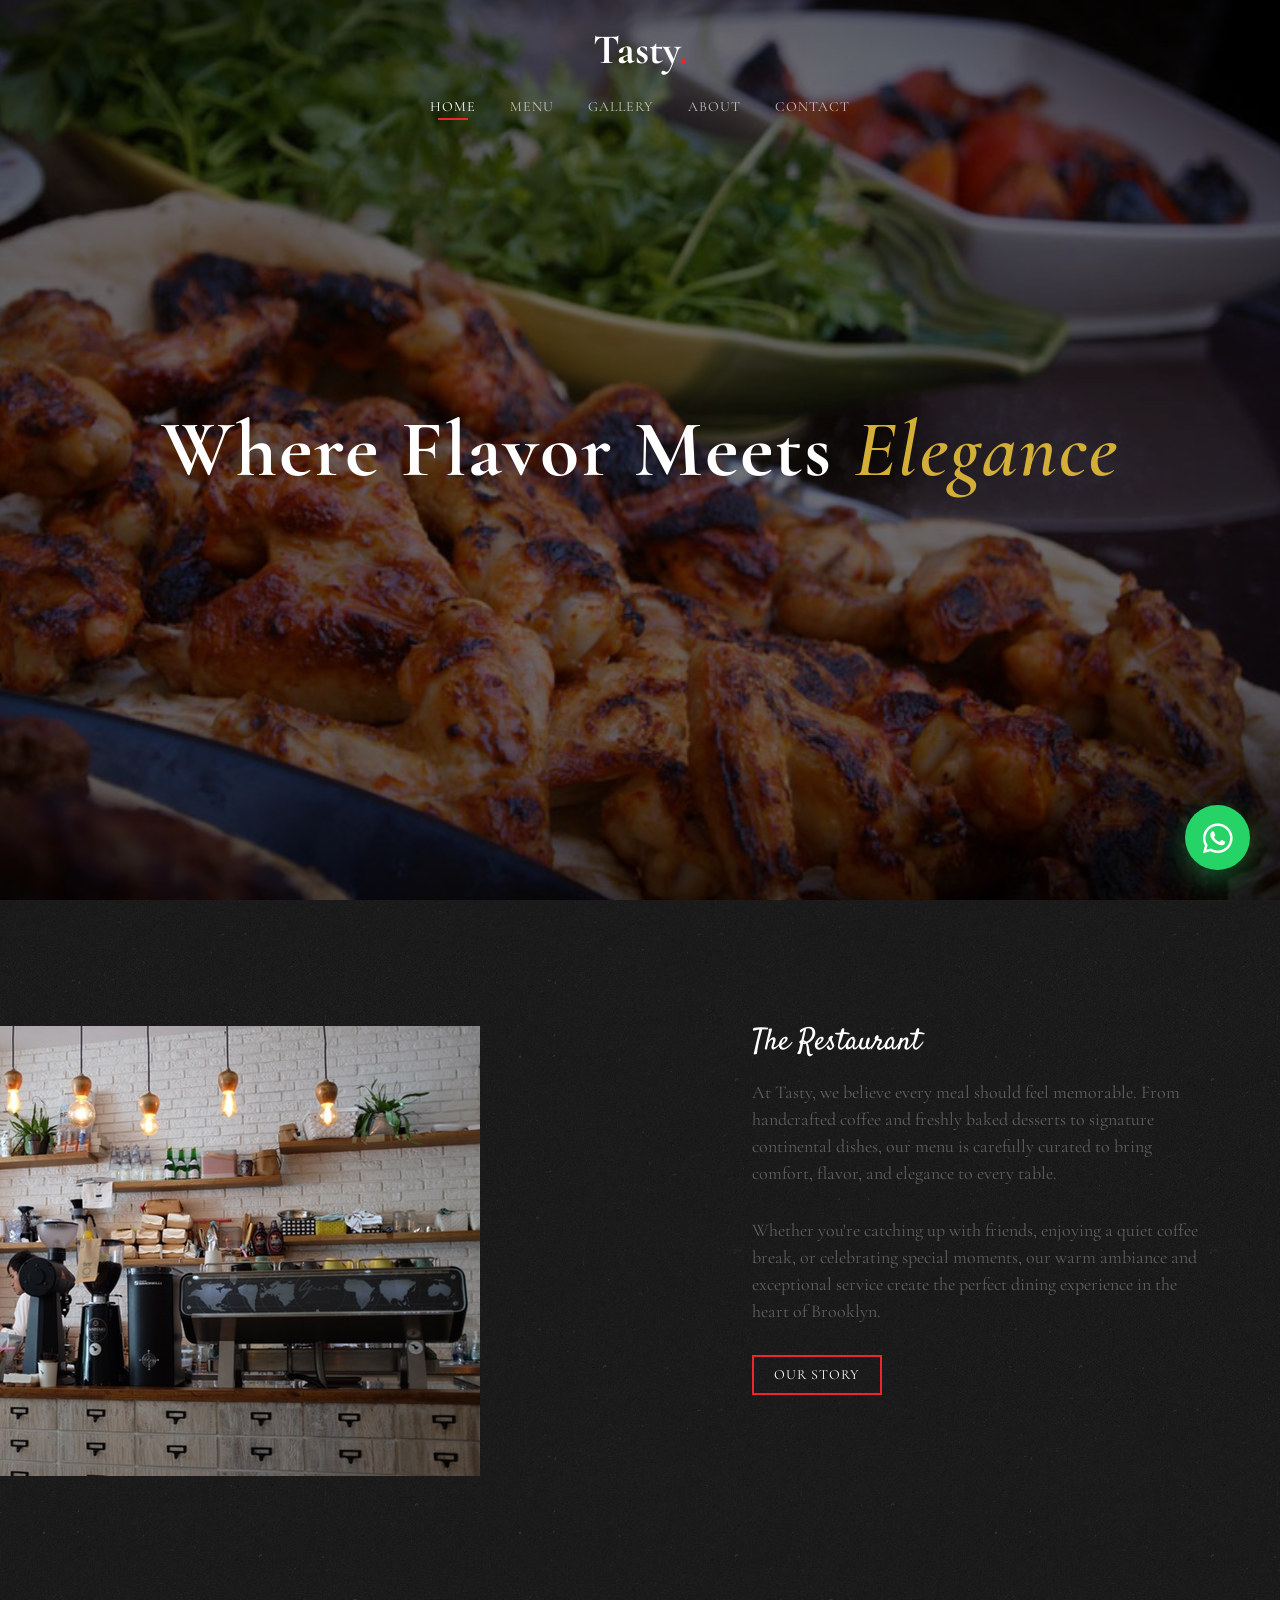
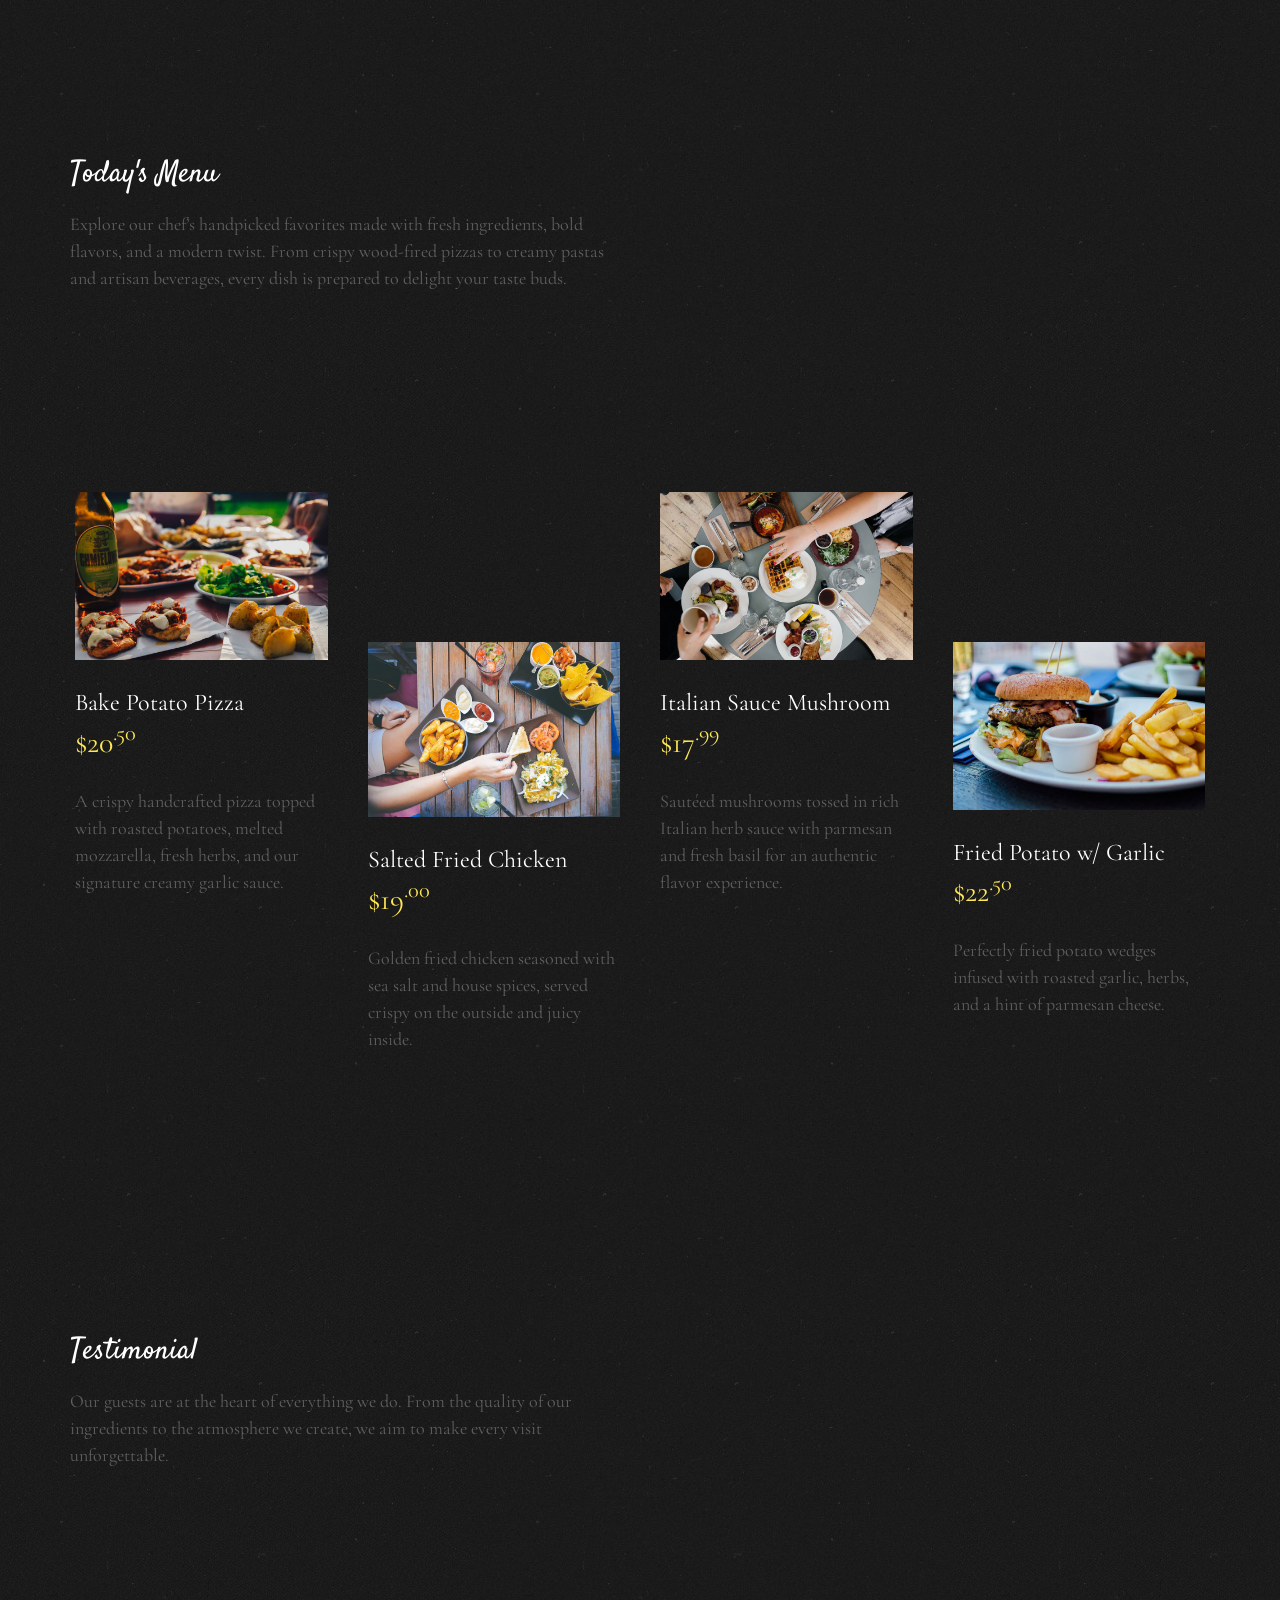
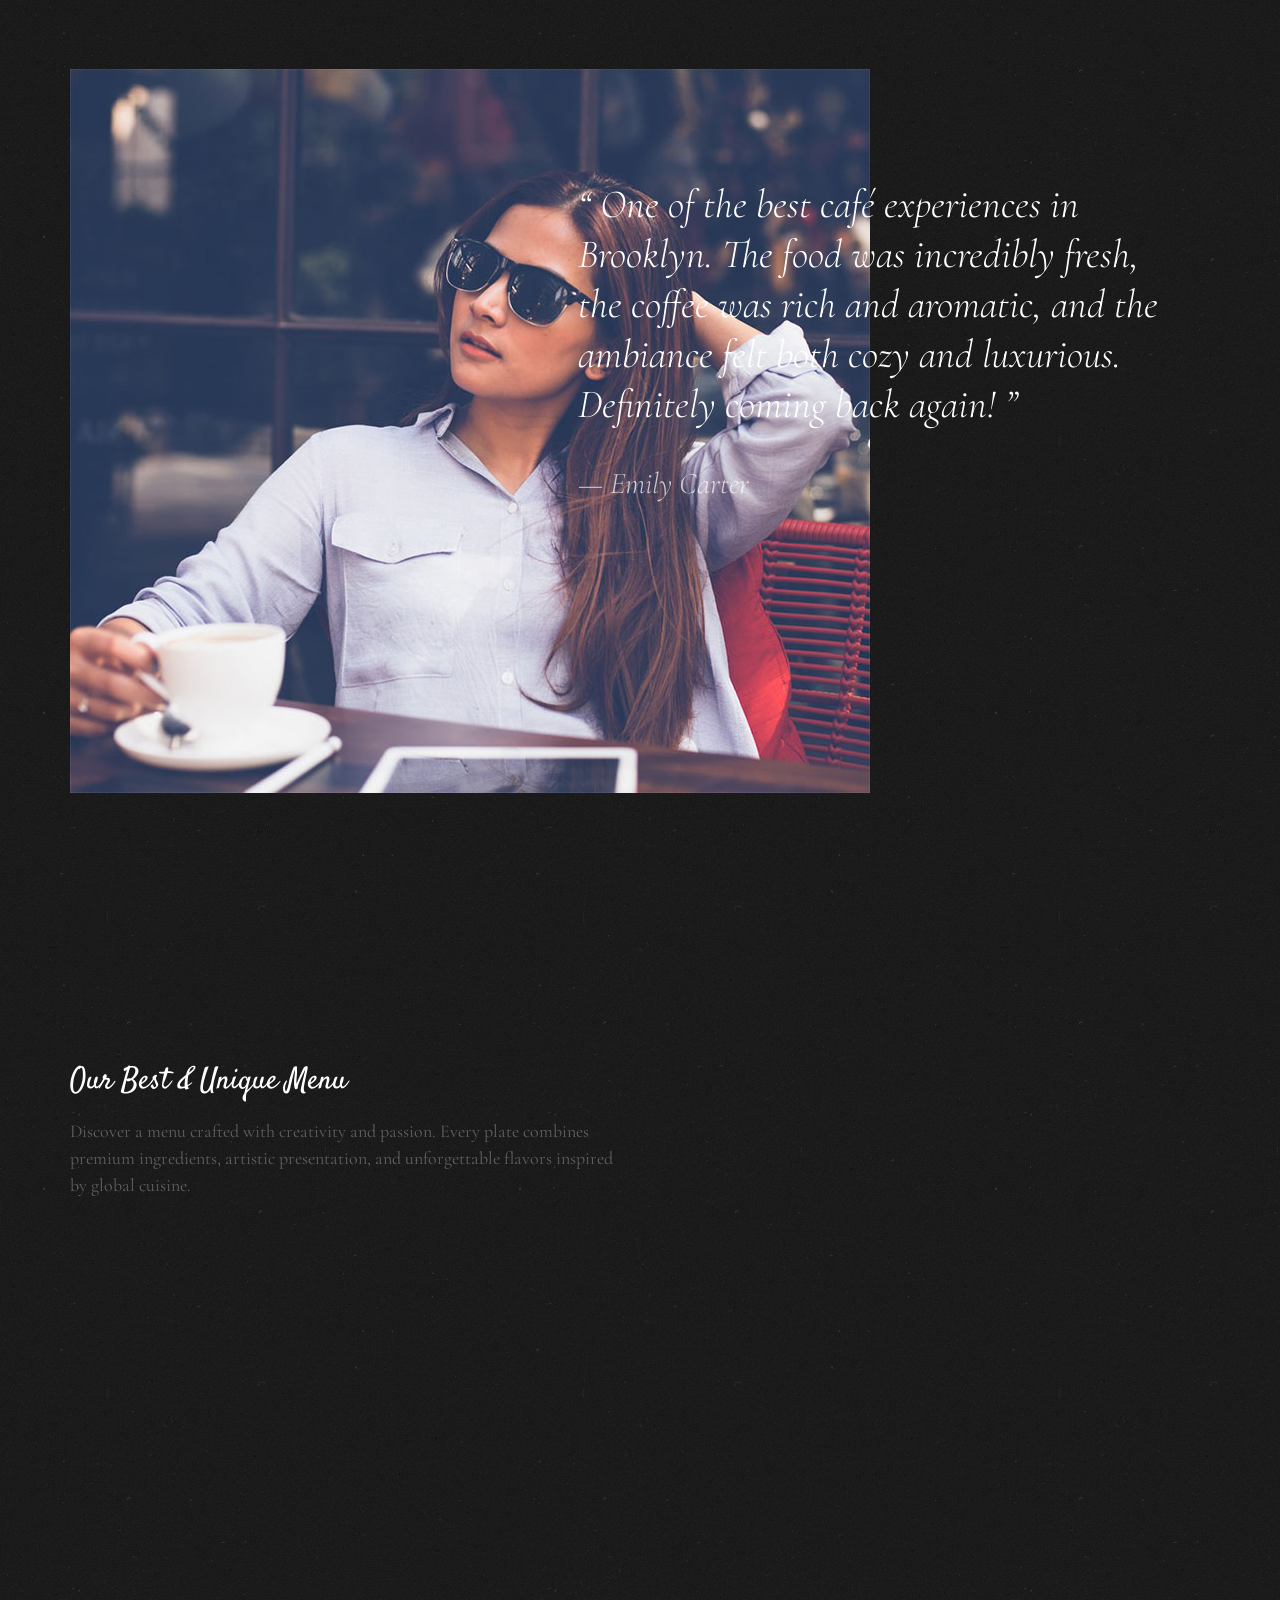
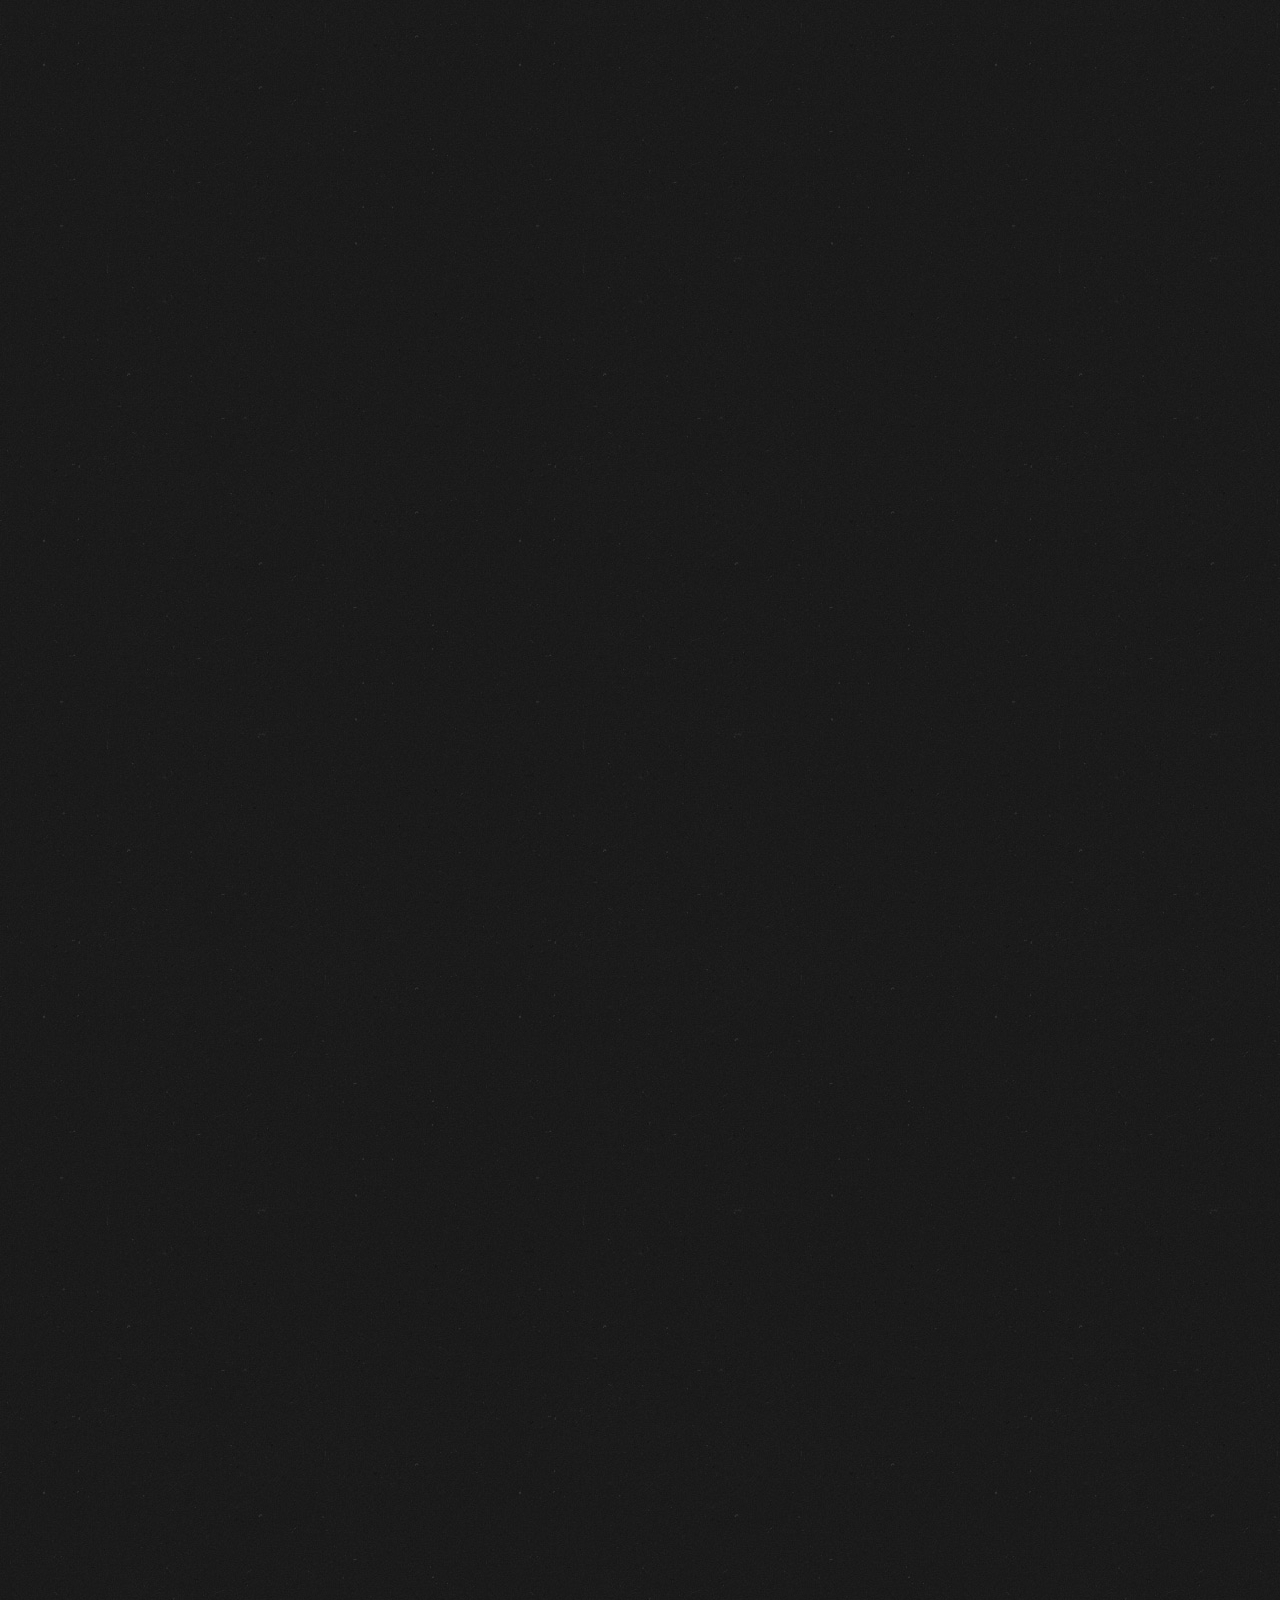
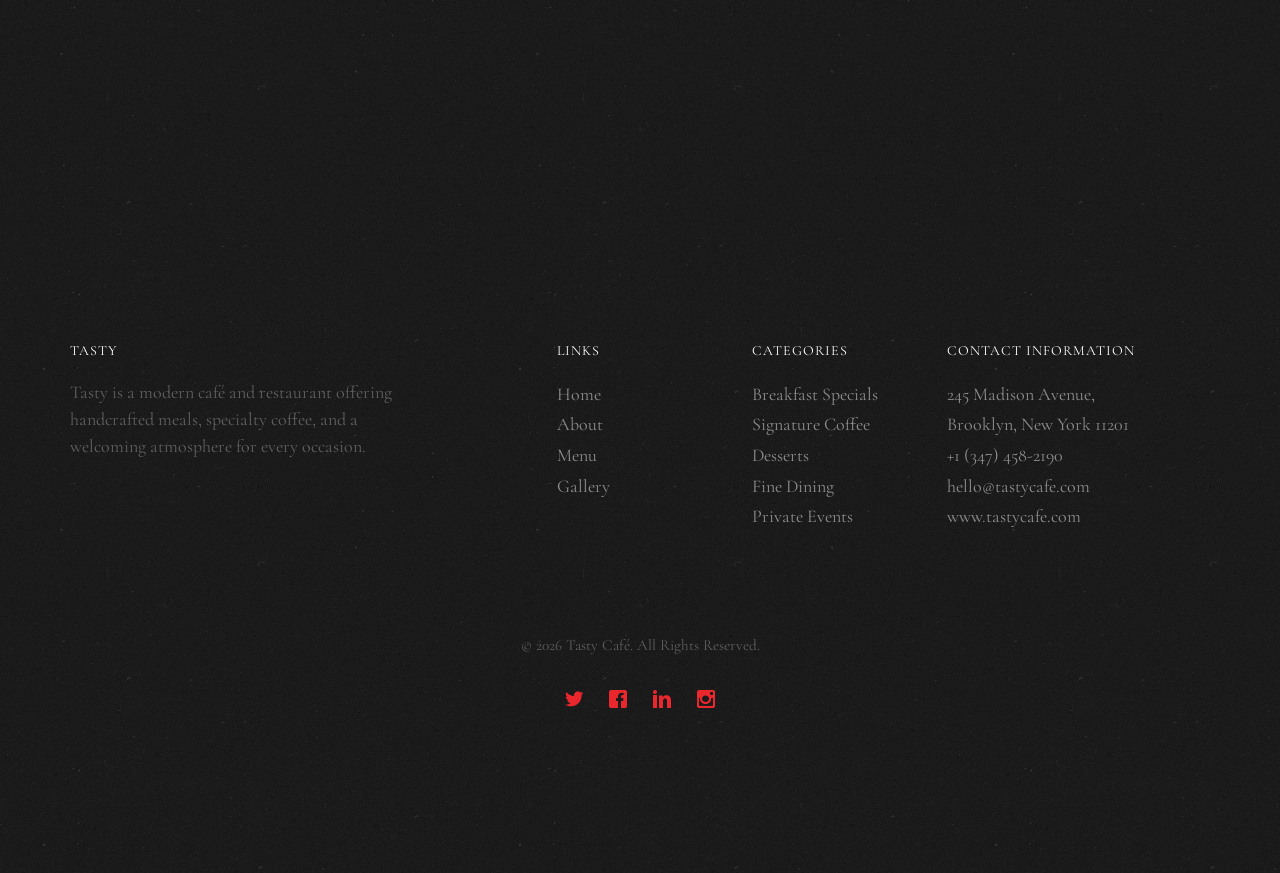
<file: index.html>
<!DOCTYPE HTML>
<html>
<head>
<meta charset="utf-8">
<meta http-equiv="X-UA-Compatible" content="IE=edge">
<title>Tasty Café & Restaurant</title>
<meta name="viewport" content="width=device-width, initial-scale=1">

<meta name="description" content="Premium café and restaurant experience with handcrafted coffee, fine dining, and unforgettable ambiance." />
<meta name="keywords" content="cafe, restaurant, coffee shop, fine dining, bakery, food, modern cafe" />
<meta name="author" content="Tasty Cafe" />

<link href="https://fonts.googleapis.com/css?family=Cormorant+Garamond:300,400,500,600,700" rel="stylesheet">
<link href="https://fonts.googleapis.com/css?family=Satisfy" rel="stylesheet">

<link rel="stylesheet" href="css/animate.css">
<link rel="stylesheet" href="css/icomoon.css">
<link rel="stylesheet" href="css/bootstrap.css">
<link rel="stylesheet" href="css/flexslider.css">
<link rel="stylesheet" href="css/style.css">
<link rel="stylesheet"
href="https://cdnjs.cloudflare.com/ajax/libs/font-awesome/6.5.1/css/all.min.css">
<script src="js/modernizr-2.6.2.min.js"></script>

</head>

<body>

<div class="fh5co-loader"></div>

<div id="page">

<nav class="fh5co-nav" role="navigation">
<div class="container">
<div class="row">

<div class="col-xs-12 text-center logo-wrap">
<div id="fh5co-logo">
<a href="index.html">Tasty<span>.</span></a>
</div>
</div>

<div class="col-xs-12 text-center menu-1 menu-wrap">
<ul>
<li class="active"><a href="index.html">Home</a></li>
<li><a href="menu.html">Menu</a></li>
<li><a href="gallery.html">Gallery</a></li>
<li><a href="about.html">About</a></li>
<li><a href="contact.html">Contact</a></li>
</ul>
</div>

</div>
</div>
</nav>

<header id="fh5co-header" class="fh5co-cover js-fullheight" role="banner">

  <!-- SLIDES -->

  <div class="hero-slideshow">

	<div class="hero-slide active"
      style="background-image: url('images/gallery_1.jpeg');">
    </div>

    <div class="hero-slide"
      style="background-image: url('images/hero_1.jpeg');">
    </div>

    

    <div class="hero-slide"
      style="background-image: url('images/gallery_2.jpeg');">
    </div>

    <div class="hero-slide"
      style="background-image: url('images/gallery_3.jpeg');">
    </div>

  </div>

  <!-- DARK OVERLAY -->

  <div class="overlay"></div>

  <!-- HERO CONTENT -->

  <div class="container">
    <div class="row">
      <div class="col-md-12 text-center">

        <div class="display-t js-fullheight">

          <div class="display-tc js-fullheight animate-box"
            data-animate-effect="fadeIn">

            <h1>
              Where Flavor Meets <em>Elegance</em>
            </h1>

           
          </div>

        </div>

      </div>
    </div>
  </div>

</header>



<!-- ABOUT -->

<div id="fh5co-about" class="fh5co-section">
<div class="container">
<div class="row">

<div class="col-md-6 col-md-pull-4 img-wrap animate-box" data-animate-effect="fadeInLeft">
<img src="images/hero_1.jpeg" alt="Restaurant Interior">
</div>

<div class="col-md-5 col-md-push-1 animate-box">
<div class="section-heading">

<h2>The Restaurant</h2>

<p>
At Tasty, we believe every meal should feel memorable. From handcrafted coffee
and freshly baked desserts to signature continental dishes, our menu is
carefully curated to bring comfort, flavor, and elegance to every table.
</p>

<p>
Whether you're catching up with friends, enjoying a quiet coffee break,
or celebrating special moments, our warm ambiance and exceptional service
create the perfect dining experience in the heart of Brooklyn.
</p>

<p>
<a href="#" class="btn btn-primary btn-outline">Our Story</a>
</p>

</div>
</div>

</div>
</div>
</div>

<!-- FEATURED MENU -->

<div id="fh5co-featured-menu" class="fh5co-section">
<div class="container">

<div class="row">
<div class="col-md-12 fh5co-heading animate-box">

<h2>Today's Menu</h2>

<div class="row">
<div class="col-md-6">
<p>
Explore our chef’s handpicked favorites made with fresh ingredients,
bold flavors, and a modern twist. From crispy wood-fired pizzas to
creamy pastas and artisan beverages, every dish is prepared to delight your taste buds.
</p>
</div>
</div>

</div>

<!-- ITEM 1 -->

<div class="col-md-3 col-sm-6 col-xs-6 col-xxs-12 fh5co-item-wrap animate-box">
<div class="fh5co-item">

<img src="images/gallery_9.jpeg" class="img-responsive" alt="Pizza">

<h3>Bake Potato Pizza</h3>

<span class="fh5co-price">$20<sup>.50</sup></span>

<p>
A crispy handcrafted pizza topped with roasted potatoes,
melted mozzarella, fresh herbs, and our signature creamy garlic sauce.
</p>

</div>
</div>

<!-- ITEM 2 -->

<div class="col-md-3 col-sm-6 col-xs-6 col-xxs-12 fh5co-item-wrap animate-box">
<div class="fh5co-item margin_top">

<img src="images/gallery_8.jpeg" class="img-responsive" alt="Fried Chicken">

<h3>Salted Fried Chicken</h3>

<span class="fh5co-price">$19<sup>.00</sup></span>

<p>
Golden fried chicken seasoned with sea salt and house spices,
served crispy on the outside and juicy inside.
</p>

</div>
</div>

<div class="clearfix visible-sm-block visible-xs-block"></div>

<!-- ITEM 3 -->

<div class="col-md-3 col-sm-6 col-xs-6 col-xxs-12 fh5co-item-wrap animate-box">
<div class="fh5co-item">

<img src="images/gallery_7.jpeg" class="img-responsive" alt="Mushroom">

<h3>Italian Sauce Mushroom</h3>

<span class="fh5co-price">$17<sup>.99</sup></span>

<p>
Sautéed mushrooms tossed in rich Italian herb sauce
with parmesan and fresh basil for an authentic flavor experience.
</p>

</div>
</div>

<!-- ITEM 4 -->

<div class="col-md-3 col-sm-6 col-xs-6 col-xxs-12 fh5co-item-wrap animate-box">
<div class="fh5co-item margin_top">

<img src="images/gallery_6.jpeg" class="img-responsive" alt="Potato">

<h3>Fried Potato w/ Garlic</h3>

<span class="fh5co-price">$22<sup>.50</sup></span>

<p>
Perfectly fried potato wedges infused with roasted garlic,
herbs, and a hint of parmesan cheese.
</p>

</div>
</div>

</div>
</div>
</div>

<!-- TESTIMONIAL -->

<div id="fh5co-featured-testimony" class="fh5co-section">
<div class="container">

<div class="row">

<div class="col-md-12 fh5co-heading animate-box">

<h2>Testimonial</h2>

<div class="row">
<div class="col-md-6">

<p>
Our guests are at the heart of everything we do.
From the quality of our ingredients to the atmosphere we create,
we aim to make every visit unforgettable.
</p>

</div>
</div>

</div>

<div class="col-md-5 animate-box img-to-responsive" data-animate-effect="fadeInLeft">
<img src="images/person_1.jpg" alt="Customer">
</div>

<div class="col-md-7 animate-box" data-animate-effect="fadeInRight">

<blockquote>

<p>
&ldquo; One of the best café experiences in Brooklyn.
The food was incredibly fresh, the coffee was rich and aromatic,
and the ambiance felt both cozy and luxurious. Definitely coming back again! &rdquo;
</p>

<p class="author">
<cite>&mdash; Emily Carter</cite>
</p>

</blockquote>

</div>

</div>
</div>
</div>

<!-- SLIDER -->

<div id="fh5co-slider" class="fh5co-section animate-box">
<div class="container">

<div class="row">

<div class="col-md-6 animate-box">

<div class="fh5co-heading">

<h2>Our Best <em>&amp;</em> Unique Menu</h2>

<p>
Discover a menu crafted with creativity and passion.
Every plate combines premium ingredients, artistic presentation,
and unforgettable flavors inspired by global cuisine.
</p>

</div>
</div>

<div class="col-md-6 col-md-push-1 animate-box">

<aside id="fh5co-slider-wrwap">

<div class="flexslider">

<ul class="slides">

<li style="background-image: url(images/gallery_7.jpeg);">
<div class="overlay-gradient"></div>

<div class="container-fluid">
<div class="row">
<div class="col-md-12 col-md-offset-0 col-md-pull-10 slider-text slider-text-bg">

<div class="slider-text-inner">
<div class="desc">

<h2>Crab <em>with</em> Curry Sauce</h2>

<p>
Fresh crab cooked in a creamy aromatic curry sauce,
served with herbs and perfectly balanced spices.
</p>

<p>
<a href="#" class="btn btn-primary btn-outline">Learn More</a>
</p>

</div>
</div>

</div>
</div>
</div>

</li>

<li style="background-image: url(images/gallery_6.jpeg);">

<div class="overlay-gradient"></div>

<div class="container-fluid">
<div class="row">
<div class="col-md-12 col-md-offset-0 col-md-pull-10 slider-text slider-text-bg">

<div class="slider-text-inner">
<div class="desc">

<h2>Tuna <em>&amp;</em> Roast Beef</h2>

<p>
A premium combination of tender roast beef and seasoned tuna
layered with fresh vegetables and house-made sauces.
</p>

<p>
<a href="#" class="btn btn-primary btn-outline">Learn More</a>
</p>

</div>
</div>

</div>
</div>
</div>

</li>

<li style="background-image: url(images/gallery_5.jpeg);">

<div class="overlay-gradient"></div>

<div class="container-fluid">
<div class="row">
<div class="col-md-12 col-md-offset-0 col-md-pull-10 slider-text slider-text-bg">

<div class="slider-text-inner">
<div class="desc">

<h2>Egg <em>with</em> Mushroom</h2>

<p>
Fluffy eggs paired with buttery mushrooms and herbs,
creating a comforting and flavorful breakfast favorite.
</p>

<p>
<a href="#" class="btn btn-primary btn-outline">Learn More</a>
</p>

</div>
</div>

</div>
</div>
</div>

</li>

</ul>

</div>

</aside>

</div>

</div>
</div>
</div>

<!-- EVENTS -->

<div id="fh5co-blog" class="fh5co-section">
<div class="container">

<div class="row animate-box">

<div class="col-md-8 col-md-offset-2 text-center fh5co-heading animate-box">

<h2>Events</h2>

<p>
From live music evenings and coffee tasting sessions
to private celebrations and weekend brunch events,
Tasty brings people together through unforgettable dining experiences.
</p>

</div>
</div>

<div class="row">

<!-- EVENT 1 -->

<div class="col-md-4">

<div class="fh5co-blog animate-box">

<a href="#" class="blog-bg" style="background-image: url(images/gallery_1.jpeg);"></a>

<div class="blog-text">

<span class="posted_on">May 20th 2026</span>

<h3><a href="#">Street Food Photography Night</a></h3>

<p>
Join our urban food photography event featuring signature dishes,
creative plating, and live café moments around Brooklyn.
</p>

</div>
</div>

</div>

<!-- EVENT 2 -->

<div class="col-md-4">

<div class="fh5co-blog animate-box">

<a href="#" class="blog-bg" style="background-image: url(images/gallery_2.jpeg);"></a>

<div class="blog-text">

<span class="posted_on">June 2nd 2026</span>

<h3><a href="#">Summer Tropical Evening</a></h3>

<p>
Experience tropical-inspired flavors and refreshing summer beverages
crafted to bring island vibes to your table.
</p>

</div>
</div>

</div>

<!-- EVENT 3 -->

<div class="col-md-4">

<div class="fh5co-blog animate-box">

<a href="#" class="blog-bg" style="background-image: url(images/gallery_3.jpeg);"></a>

<div class="blog-text">

<span class="posted_on">June 15th 2026</span>

<h3><a href="#">Seafood Fine Dining Night</a></h3>

<p>
An exclusive seafood night featuring chef-special ocean delicacies
paired with handcrafted sauces and elegant presentation.
</p>

</div>
</div>

</div>

</div>
</div>
</div>

<!-- BOOK TABLE -->

<div id="fh5co-started" class="fh5co-section animate-box"
style="background-image: url(images/hero_1.jpeg);"
data-stellar-background-ratio="0.5">

<div class="overlay"></div>

<div class="container">

<div class="row animate-box">

<div class="col-md-8 col-md-offset-2 text-center fh5co-heading">

<h2>Book a Table</h2>

<p>
Reserve your table today and enjoy handcrafted cuisine,
premium coffee, and a warm atmosphere designed for unforgettable moments.
</p>

</div>
</div>

</div>
</div>

<!-- FOOTER -->

<footer id="fh5co-footer" role="contentinfo" class="fh5co-section">

<div class="container">

<div class="row row-pb-md">

<div class="col-md-4 fh5co-widget">

<h4>Tasty</h4>

<p>
Tasty is a modern café and restaurant offering handcrafted meals,
specialty coffee, and a welcoming atmosphere for every occasion.
</p>

</div>

<div class="col-md-2 col-md-push-1 fh5co-widget">

<h4>Links</h4>

<ul class="fh5co-footer-links">
<li><a href="index.html">Home</a></li>
<li><a href="about.html">About</a></li>
<li><a href="menu.html">Menu</a></li>
<li><a href="gallery.html">Gallery</a></li>
</ul>

</div>

<div class="col-md-2 col-md-push-1 fh5co-widget">

<h4>Categories</h4>

<ul class="fh5co-footer-links">
<li><a href="#">Breakfast Specials</a></li>
<li><a href="#">Signature Coffee</a></li>
<li><a href="#">Desserts</a></li>
<li><a href="#">Fine Dining</a></li>
<li><a href="#">Private Events</a></li>
</ul>

</div>

<div class="col-md-4 col-md-push-1 fh5co-widget">

<h4>Contact Information</h4>

<ul class="fh5co-footer-links">

<li>
245 Madison Avenue, <br>
Brooklyn, New York 11201
</li>

<li>
<a href="tel://1234567920">+1 (347) 458-2190</a>
</li>

<li>
<a href="mailto:hello@tastycafe.com">hello@tastycafe.com</a>
</li>

<li>
<a href="#">www.tastycafe.com</a>
</li>

</ul>

</div>

</div>

<div class="row copyright">

<div class="col-md-12 text-center">

<p>
<small class="block">&copy; 2026 Tasty Café. All Rights Reserved.</small>
</p>

<p>
<ul class="fh5co-social-icons">
<li><a href="#"><i class="icon-twitter2"></i></a></li>
<li><a href="#"><i class="icon-facebook2"></i></a></li>
<li><a href="#"><i class="icon-linkedin2"></i></a></li>
<li><a href="#"><i class="icon-instagram"></i></a></li>
</ul>
</p>

</div>

</div>

</div>

</footer>

</div>

<div class="gototop js-top">
<a href="#" class="js-gotop">
<i class="icon-arrow-up22"></i>
</a>
</div>
<!-- WHATSAPP FLOATING BUTTON -->

<a href="https://wa.me/919876543210"
class="whatsapp-float"
target="_blank">

<i class="fab fa-whatsapp"></i>

</a>
<script>

document.addEventListener("DOMContentLoaded", function () {

  const slides = document.querySelectorAll(".hero-slide");

  let current = 0;

  function changeSlide() {

    slides[current].classList.remove("active");

    current = (current + 1) % slides.length;

    slides[current].classList.add("active");

  }

  setInterval(changeSlide, 5000);

});

</script>
<script src="js/jquery.min.js"></script>
<script src="js/jquery.easing.1.3.js"></script>
<script src="js/bootstrap.min.js"></script>
<script src="js/jquery.waypoints.min.js"></script>
<script src="js/jquery.stellar.min.js"></script>
<script src="js/jquery.flexslider-min.js"></script>
<script src="js/main.js"></script>

</body>
</html>
</file>
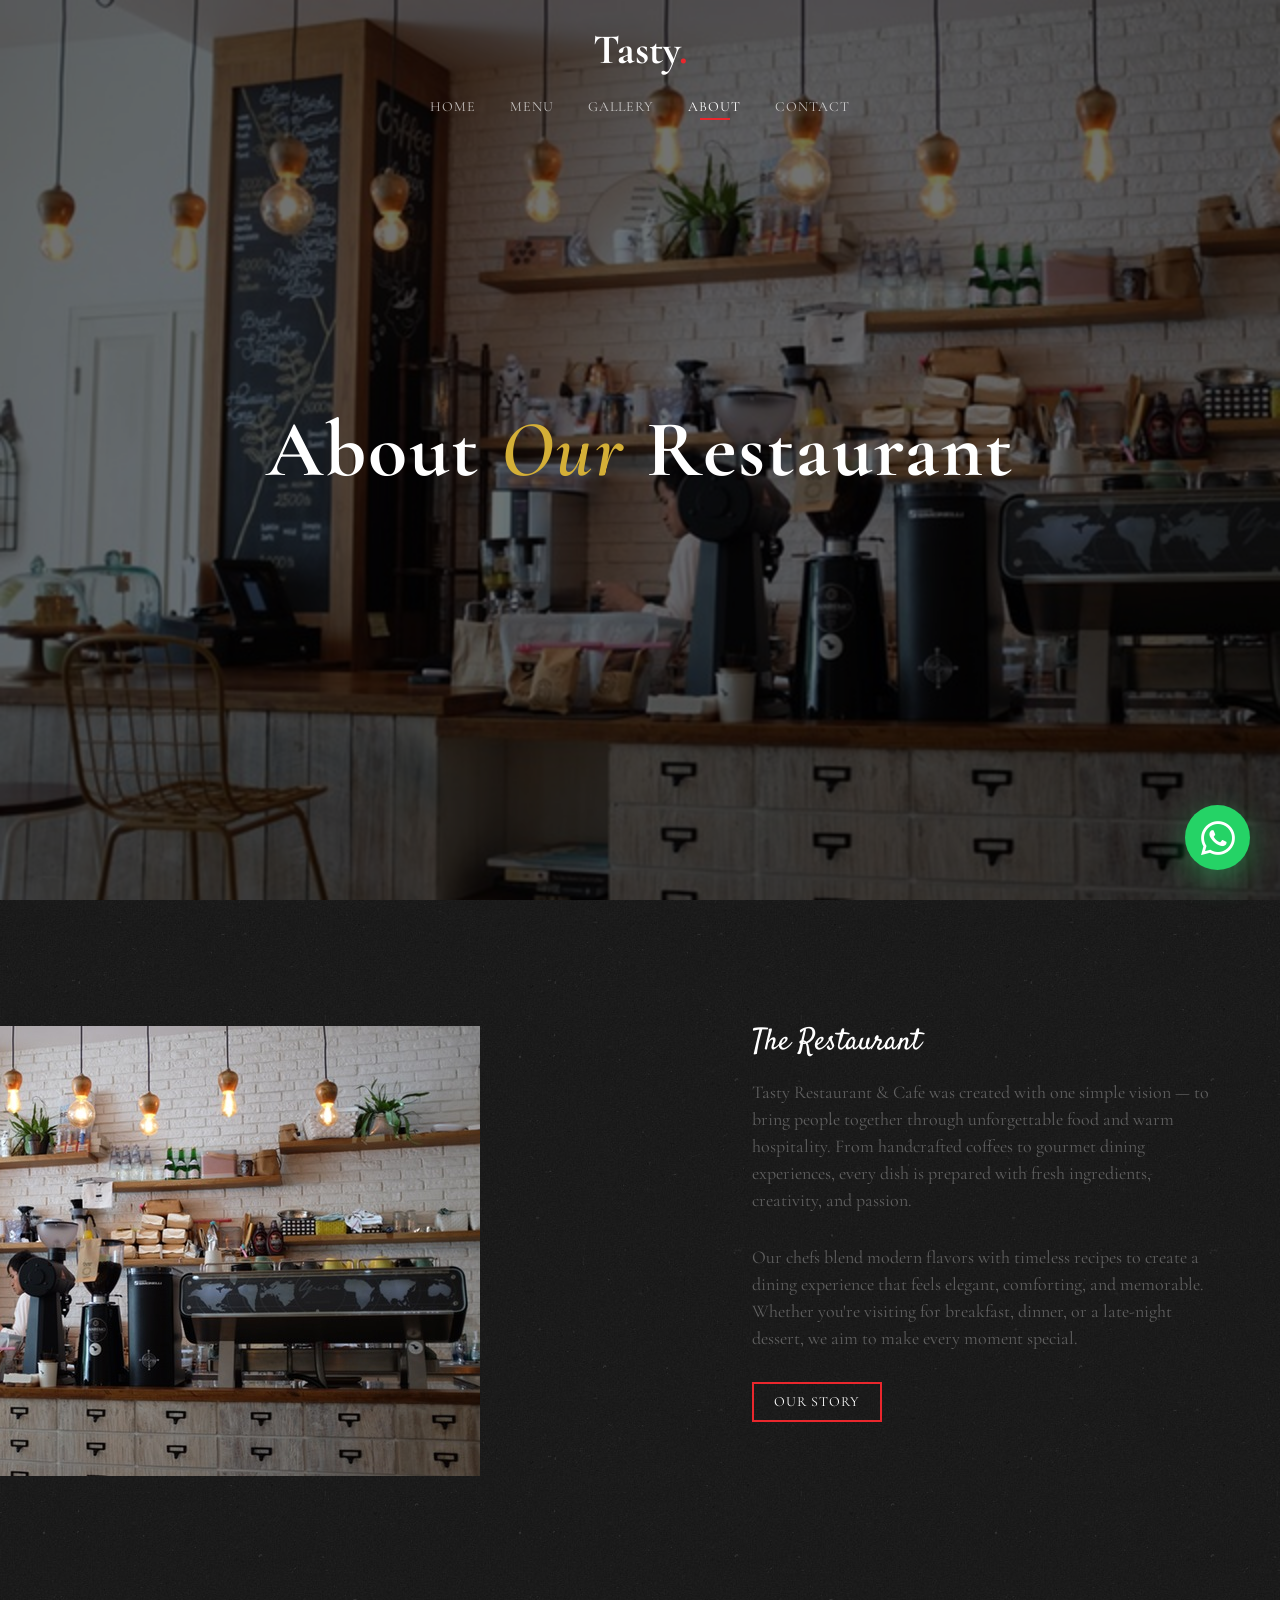
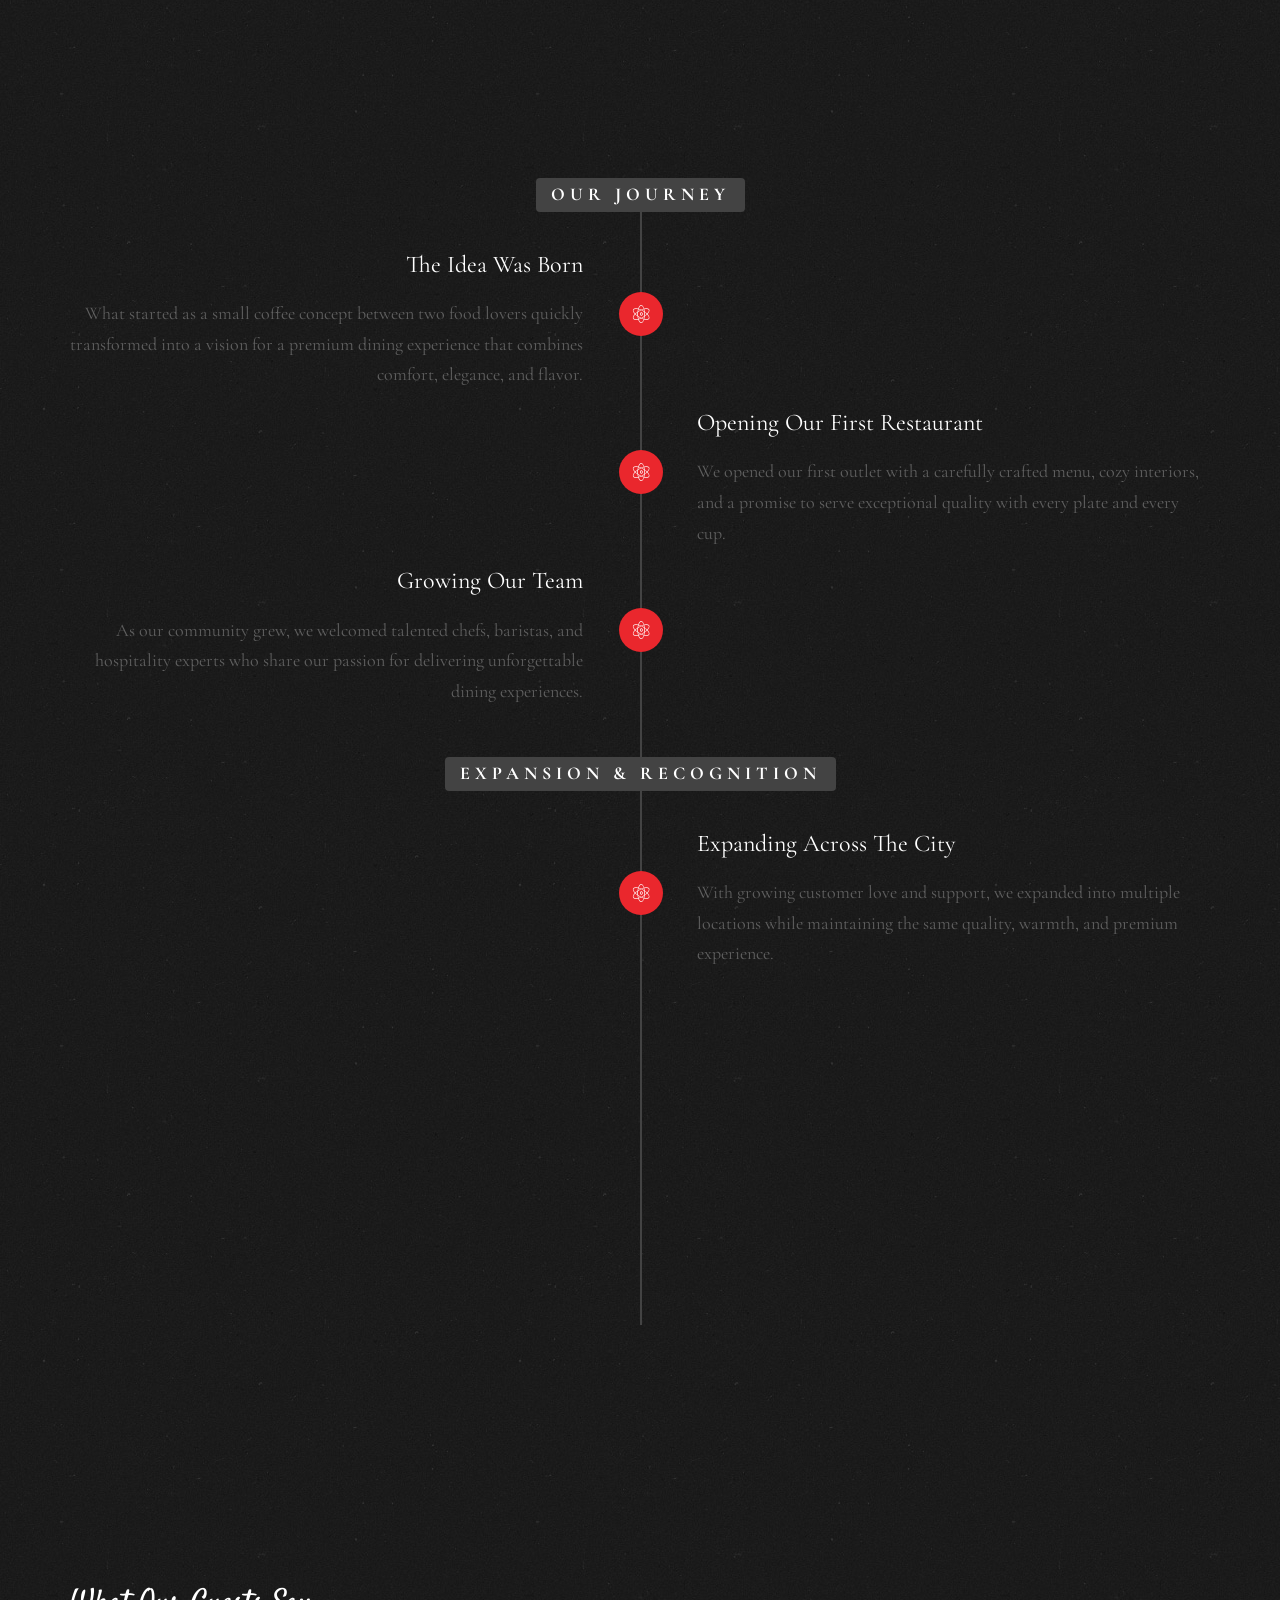
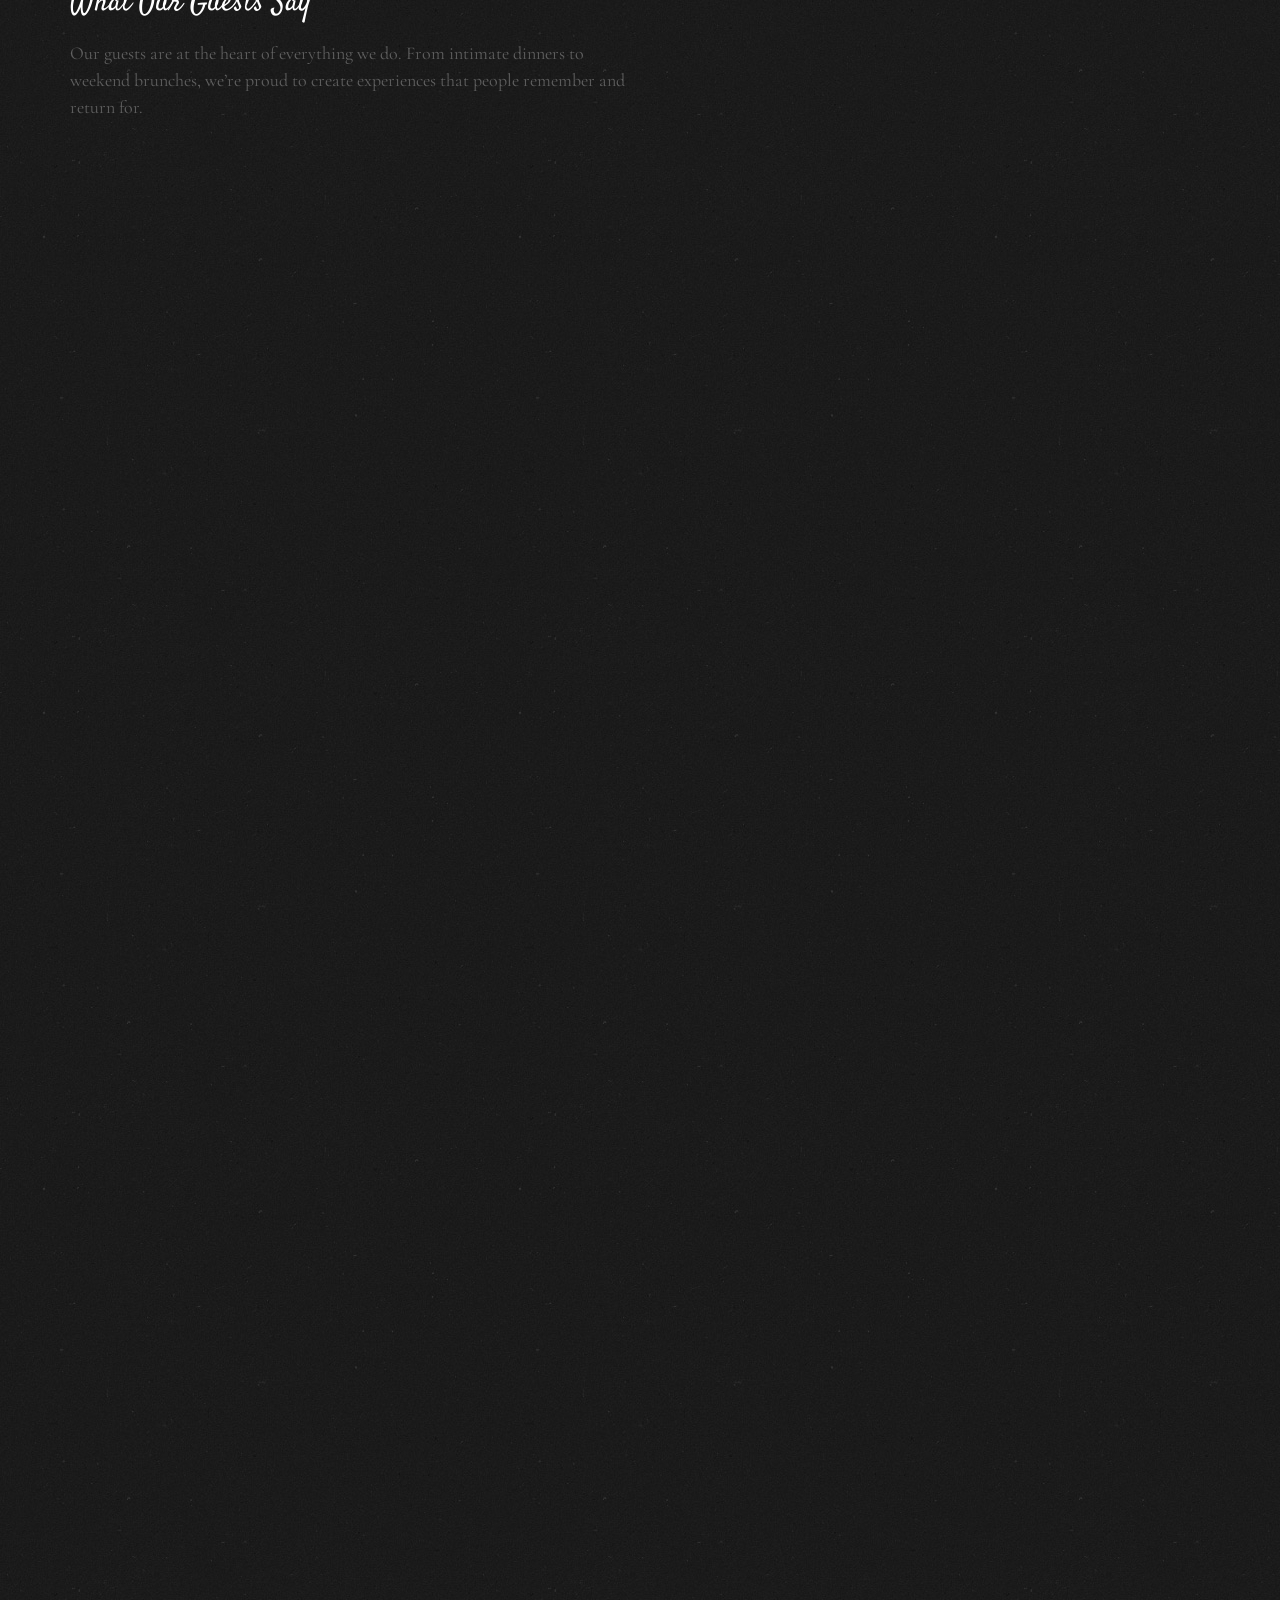
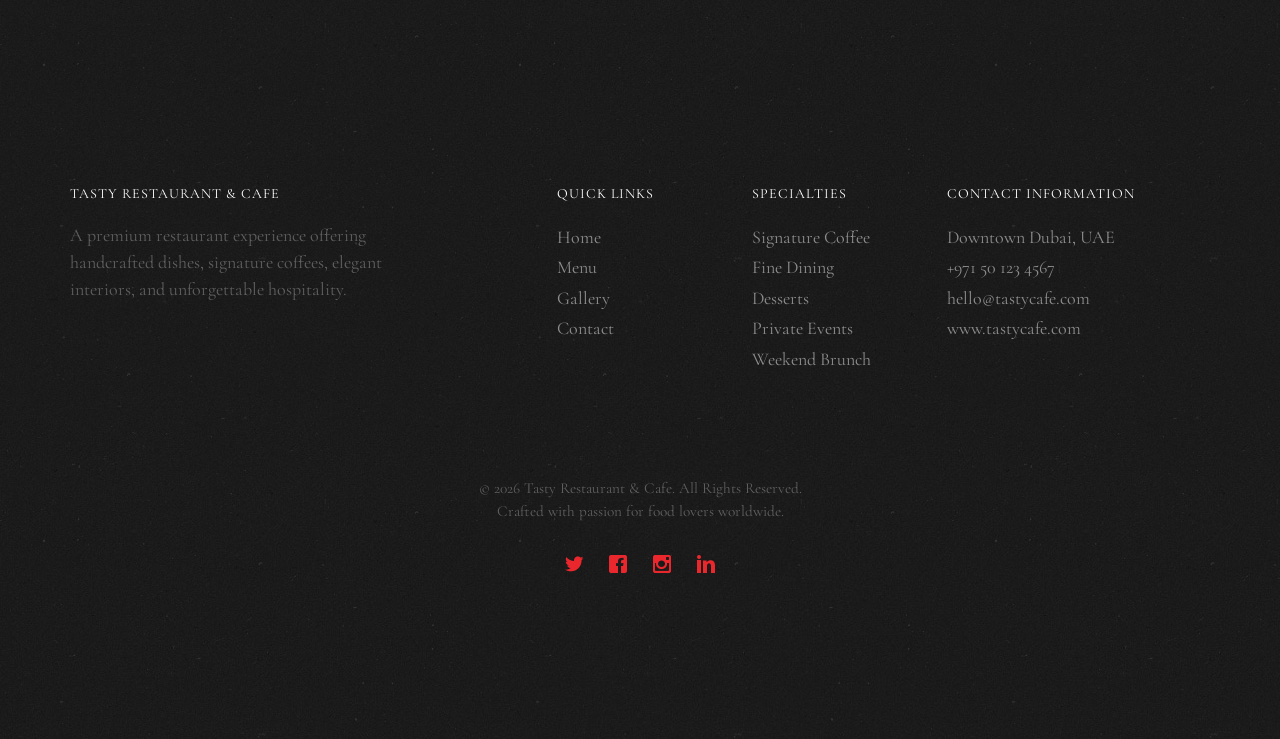
<file: about.html>
<!DOCTYPE HTML>
<html>
<head>
	<meta charset="utf-8">
	<meta http-equiv="X-UA-Compatible" content="IE=edge">
	<title>About Us | Tasty Restaurant & Cafe</title>
	<meta name="viewport" content="width=device-width, initial-scale=1">
	<meta name="description" content="Learn more about Tasty Restaurant & Cafe, our journey, passion for food, and dining experience." />

	<link href="https://fonts.googleapis.com/css?family=Cormorant+Garamond:300,400,500,600,700" rel="stylesheet">
	<link href="https://fonts.googleapis.com/css?family=Satisfy" rel="stylesheet">

	<link rel="stylesheet" href="css/animate.css">
	<link rel="stylesheet" href="css/icomoon.css">
	<link rel="stylesheet" href="css/bootstrap.css">
	<link rel="stylesheet" href="css/flexslider.css">
	<link rel="stylesheet" href="css/style.css">

	<script src="js/modernizr-2.6.2.min.js"></script>
</head>

<body>

<div class="fh5co-loader"></div>

<div id="page">

	<nav class="fh5co-nav" role="navigation">
		<div class="container">
			<div class="row">
				<div class="col-xs-12 text-center logo-wrap">
					<div id="fh5co-logo">
						<a href="index.html">Tasty<span>.</span></a>
					</div>
				</div>

				<div class="col-xs-12 text-center menu-1 menu-wrap">
					<ul>
						<li><a href="index.html">Home</a></li>
						<li><a href="menu.html">Menu</a></li>
						<li><a href="gallery.html">Gallery</a></li>
						<li class="active"><a href="about.html">About</a></li>
						<li><a href="contact.html">Contact</a></li>
					</ul>
				</div>
			</div>
		</div>
	</nav>

	<header id="fh5co-header" class="fh5co-cover js-fullheight" role="banner"
		style="background-image: url(images/hero_1.jpeg);" data-stellar-background-ratio="0.5">

		<div class="overlay"></div>

		<div class="container">
			<div class="row">
				<div class="col-md-12 text-center">
					<div class="display-t js-fullheight">
						<div class="display-tc js-fullheight animate-box" data-animate-effect="fadeIn">

							<h1>
								About <em>Our</em> Restaurant
							</h1>

						</div>
					</div>
				</div>
			</div>
		</div>
	</header>

	<!-- ABOUT SECTION -->
	<div id="fh5co-about" class="fh5co-section">
		<div class="container">

			<div class="row">

				<div class="col-md-6 col-md-pull-4 img-wrap animate-box"
					data-animate-effect="fadeInLeft">

					<img src="images/hero_1.jpeg" alt="Restaurant Interior">

				</div>

				<div class="col-md-5 col-md-push-1 animate-box">

					<div class="section-heading">

						<h2>The Restaurant</h2>

						<p>
							Tasty Restaurant & Cafe was created with one simple vision —
							to bring people together through unforgettable food and warm hospitality.
							From handcrafted coffees to gourmet dining experiences, every dish
							is prepared with fresh ingredients, creativity, and passion.
						</p>

						<p>
							Our chefs blend modern flavors with timeless recipes to create
							a dining experience that feels elegant, comforting, and memorable.
							Whether you're visiting for breakfast, dinner, or a late-night dessert,
							we aim to make every moment special.
						</p>

						<p>
							<a href="#" class="btn btn-primary btn-outline">
								Our Story
							</a>
						</p>

					</div>

				</div>

			</div>

		</div>
	</div>

	<!-- TIMELINE -->
	<div id="fh5co-timeline">

		<div class="container">

			<div class="row">

				<div class="col-md-12 col-md-offset-0">

					<ul class="timeline animate-box">

						<li class="timeline-heading text-center animate-box">
							<div>
								<h3>Our Journey</h3>
							</div>
						</li>

						<li class="animate-box timeline-unverted">
							<div class="timeline-badge">
								<i class="icon-genius"></i>
							</div>

							<div class="timeline-panel">
								<div class="timeline-heading">
									<h3 class="timeline-title">
										The Idea Was Born
									</h3>
								</div>

								<div class="timeline-body">
									<p>
										What started as a small coffee concept between two food lovers
										quickly transformed into a vision for a premium dining experience
										that combines comfort, elegance, and flavor.
									</p>
								</div>
							</div>
						</li>

						<li class="timeline-inverted animate-box">
							<div class="timeline-badge">
								<i class="icon-genius"></i>
							</div>

							<div class="timeline-panel">
								<div class="timeline-heading">
									<h3 class="timeline-title">
										Opening Our First Restaurant
									</h3>
								</div>

								<div class="timeline-body">
									<p>
										We opened our first outlet with a carefully crafted menu,
										cozy interiors, and a promise to serve exceptional quality
										with every plate and every cup.
									</p>
								</div>
							</div>
						</li>

						<li class="animate-box timeline-unverted">
							<div class="timeline-badge">
								<i class="icon-genius"></i>
							</div>

							<div class="timeline-panel">
								<div class="timeline-heading">
									<h3 class="timeline-title">
										Growing Our Team
									</h3>
								</div>

								<div class="timeline-body">
									<p>
										As our community grew, we welcomed talented chefs,
										baristas, and hospitality experts who share our passion
										for delivering unforgettable dining experiences.
									</p>
								</div>
							</div>
						</li>

						<br>

						<li class="timeline-heading text-center animate-box">
							<div>
								<h3>Expansion & Recognition</h3>
							</div>
						</li>

						<li class="timeline-inverted animate-box">
							<div class="timeline-badge">
								<i class="icon-genius"></i>
							</div>

							<div class="timeline-panel">
								<div class="timeline-heading">
									<h3 class="timeline-title">
										Expanding Across The City
									</h3>
								</div>

								<div class="timeline-body">
									<p>
										With growing customer love and support,
										we expanded into multiple locations while maintaining
										the same quality, warmth, and premium experience.
									</p>
								</div>
							</div>
						</li>

						<li class="animate-box timeline-unverted">
							<div class="timeline-badge">
								<i class="icon-genius"></i>
							</div>

							<div class="timeline-panel">
								<div class="timeline-heading">
									<h3 class="timeline-title">
										Award-Winning Dining Experience
									</h3>
								</div>

								<div class="timeline-body">
									<p>
										Tasty Restaurant & Cafe became known for its signature dishes,
										premium coffee blends, elegant interiors, and exceptional customer service.
									</p>
								</div>
							</div>
						</li>

						<li class="timeline-inverted animate-box">
							<div class="timeline-badge">
								<i class="icon-genius"></i>
							</div>

							<div class="timeline-panel">
								<div class="timeline-heading">
									<h3 class="timeline-title">
										Serving Thousands Of Guests
									</h3>
								</div>

								<div class="timeline-body">
									<p>
										Today, we proudly serve guests from around the world,
										creating memorable experiences through food, atmosphere,
										and genuine hospitality.
									</p>
								</div>
							</div>
						</li>

					</ul>

				</div>

			</div>

		</div>

	</div>

	<!-- TESTIMONIAL -->
	<div id="fh5co-featured-testimony" class="fh5co-section">

		<div class="container">

			<div class="row">

				<div class="col-md-12 fh5co-heading">

					<h2>What Our Guests Say</h2>

					<div class="row">
						<div class="col-md-6">

							<p>
								Our guests are at the heart of everything we do.
								From intimate dinners to weekend brunches,
								we’re proud to create experiences that people remember and return for.
							</p>

						</div>
					</div>

				</div>

				<div class="col-md-5 animate-box img-to-responsive">
					<img src="images/person_1.jpg" alt="Happy Customer">
				</div>

				<div class="col-md-7 animate-box">

					<blockquote>

						<p>
							&ldquo;
							Absolutely one of the best dining experiences we've had.
							The ambiance was beautiful, the food was exceptional,
							and the hospitality made us feel truly welcomed.
							&rdquo;
						</p>

						<p class="author">
							<cite>&mdash; Sarah Williams</cite>
						</p>

					</blockquote>

				</div>

			</div>

		</div>

	</div>

	<!-- CTA SECTION -->
	<div id="fh5co-started" class="fh5co-section animate-box"
		style="background-image: url(images/hero_1.jpeg);"
		data-stellar-background-ratio="0.5">

		<div class="overlay"></div>

		<div class="container">

			<div class="row animate-box">

				<div class="col-md-8 col-md-offset-2 text-center fh5co-heading">

					<h2>Reserve Your Table Today</h2>

					<p>
						Experience handcrafted flavors, premium coffee,
						and a warm atmosphere designed for unforgettable moments.
						Book your table and enjoy a dining experience like no other.
					</p>

					<p>
						<a href="contact.html" class="btn btn-primary btn-outline">
							Contact Us
						</a>
					</p>

				</div>

			</div>

		</div>

	</div>

	<!-- FOOTER -->
	<footer id="fh5co-footer" role="contentinfo" class="fh5co-section">

		<div class="container">

			<div class="row row-pb-md">

				<div class="col-md-4 fh5co-widget">

					<h4>Tasty Restaurant & Cafe</h4>

					<p>
						A premium restaurant experience offering handcrafted dishes,
						signature coffees, elegant interiors, and unforgettable hospitality.
					</p>

				</div>

				<div class="col-md-2 col-md-push-1 fh5co-widget">

					<h4>Quick Links</h4>

					<ul class="fh5co-footer-links">
						<li><a href="index.html">Home</a></li>
						<li><a href="menu.html">Menu</a></li>
						<li><a href="gallery.html">Gallery</a></li>
						<li><a href="contact.html">Contact</a></li>
					</ul>

				</div>

				<div class="col-md-2 col-md-push-1 fh5co-widget">

					<h4>Specialties</h4>

					<ul class="fh5co-footer-links">
						<li><a href="#">Signature Coffee</a></li>
						<li><a href="#">Fine Dining</a></li>
						<li><a href="#">Desserts</a></li>
						<li><a href="#">Private Events</a></li>
						<li><a href="#">Weekend Brunch</a></li>
					</ul>

				</div>

				<div class="col-md-4 col-md-push-1 fh5co-widget">

					<h4>Contact Information</h4>

					<ul class="fh5co-footer-links">
						<li>
							Downtown Dubai, UAE
						</li>

						<li>
							<a href="tel://971501234567">
								+971 50 123 4567
							</a>
						</li>

						<li>
							<a href="mailto:hello@tastycafe.com">
								hello@tastycafe.com
							</a>
						</li>

						<li>
							<a href="#">
								www.tastycafe.com
							</a>
						</li>
					</ul>

				</div>

			</div>

			<div class="row copyright">

				<div class="col-md-12 text-center">

					<p>
						<small class="block">
							&copy; 2026 Tasty Restaurant & Cafe. All Rights Reserved.
						</small>

						<small class="block">
							Crafted with passion for food lovers worldwide.
						</small>
					</p>

					<p>
					<ul class="fh5co-social-icons">
						<li><a href="#"><i class="icon-twitter2"></i></a></li>
						<li><a href="#"><i class="icon-facebook2"></i></a></li>
						<li><a href="#"><i class="icon-instagram"></i></a></li>
						<li><a href="#"><i class="icon-linkedin2"></i></a></li>
					</ul>
					</p>

				</div>

			</div>

		</div>

	</footer>

</div>

<div class="gototop js-top">
	<a href="#" class="js-gotop">
		<i class="icon-arrow-up22"></i>
	</a>
</div>
<a href="https://wa.me/971501234567"
class="whatsapp-float"
target="_blank">

<i class="icon-whatsapp"></i>

</a>
<!-- jQuery -->
<script src="js/jquery.min.js"></script>

<!-- jQuery Easing -->
<script src="js/jquery.easing.1.3.js"></script>

<!-- Bootstrap -->
<script src="js/bootstrap.min.js"></script>

<!-- Waypoints -->
<script src="js/jquery.waypoints.min.js"></script>

<!-- Stellar -->
<script src="js/jquery.stellar.min.js"></script>

<!-- Flexslider -->
<script src="js/jquery.flexslider-min.js"></script>

<!-- Main -->
<script src="js/main.js"></script>

</body>
</html>
</file>
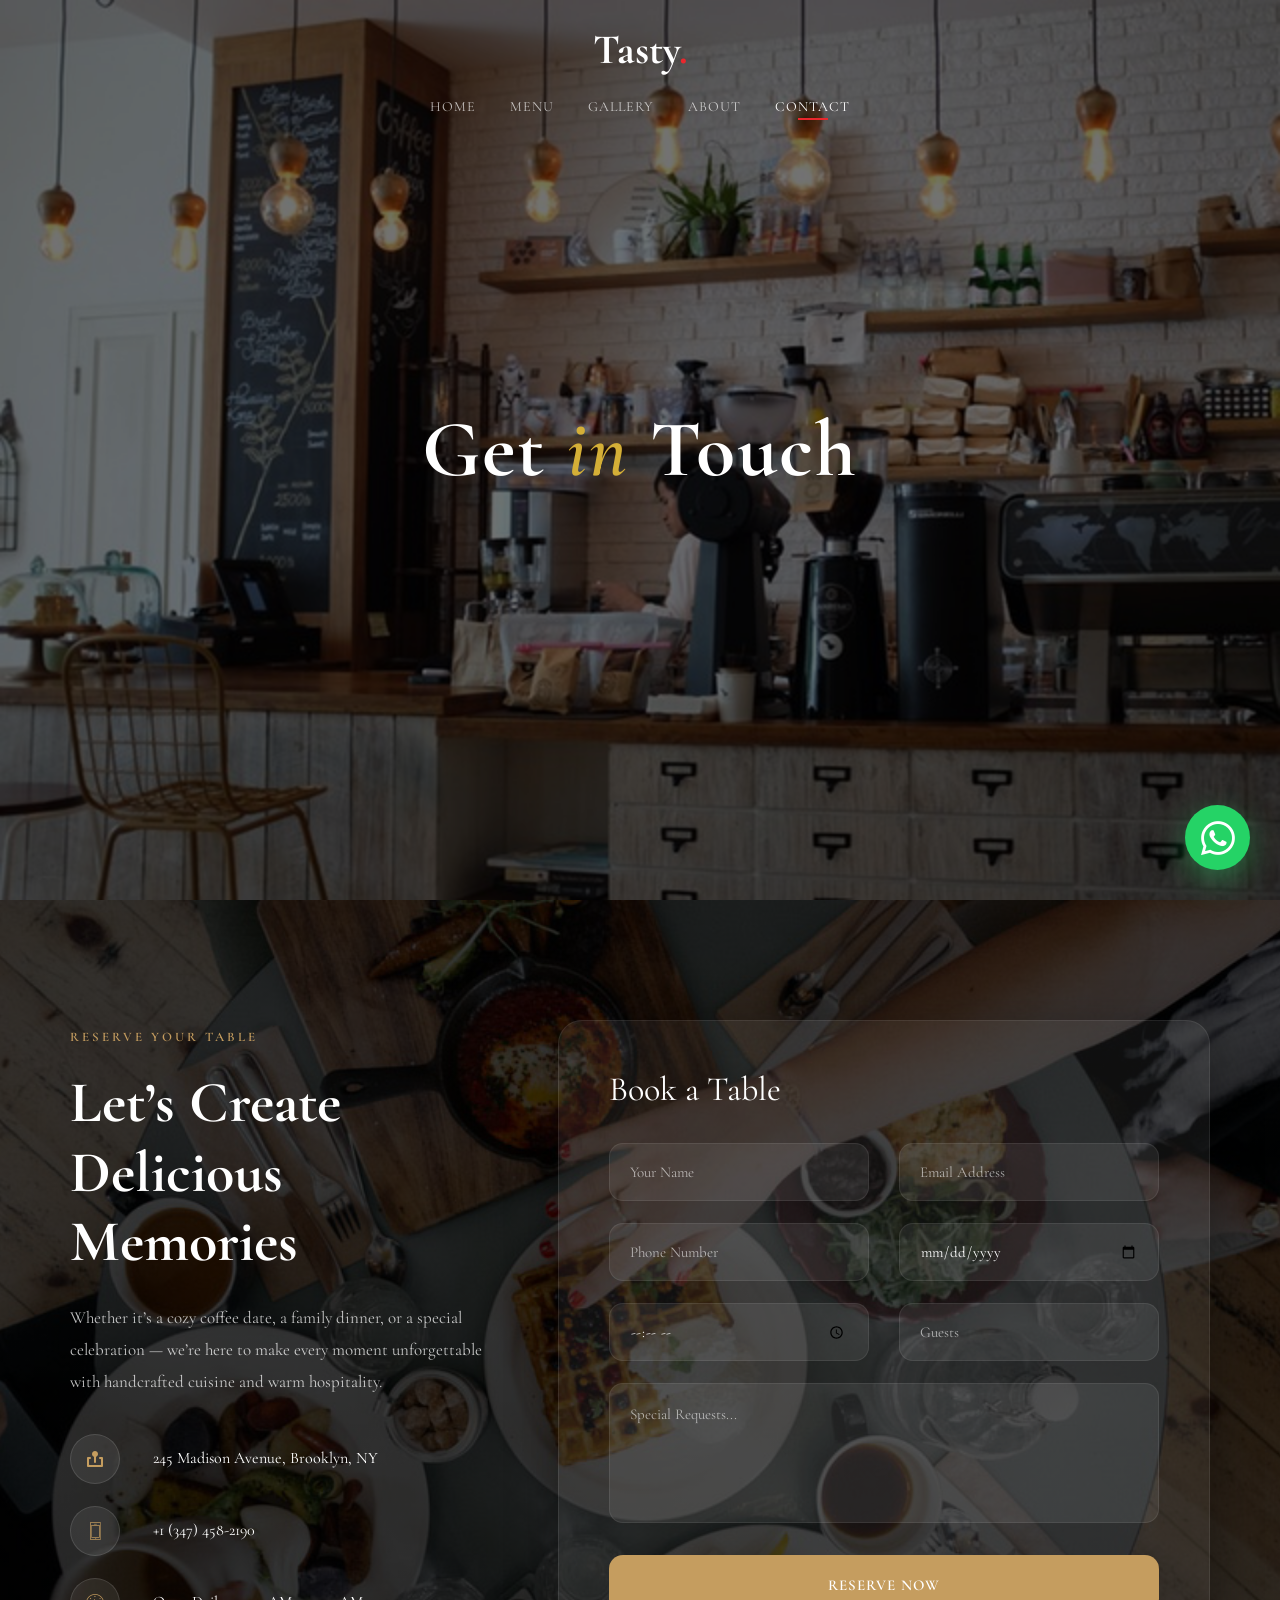
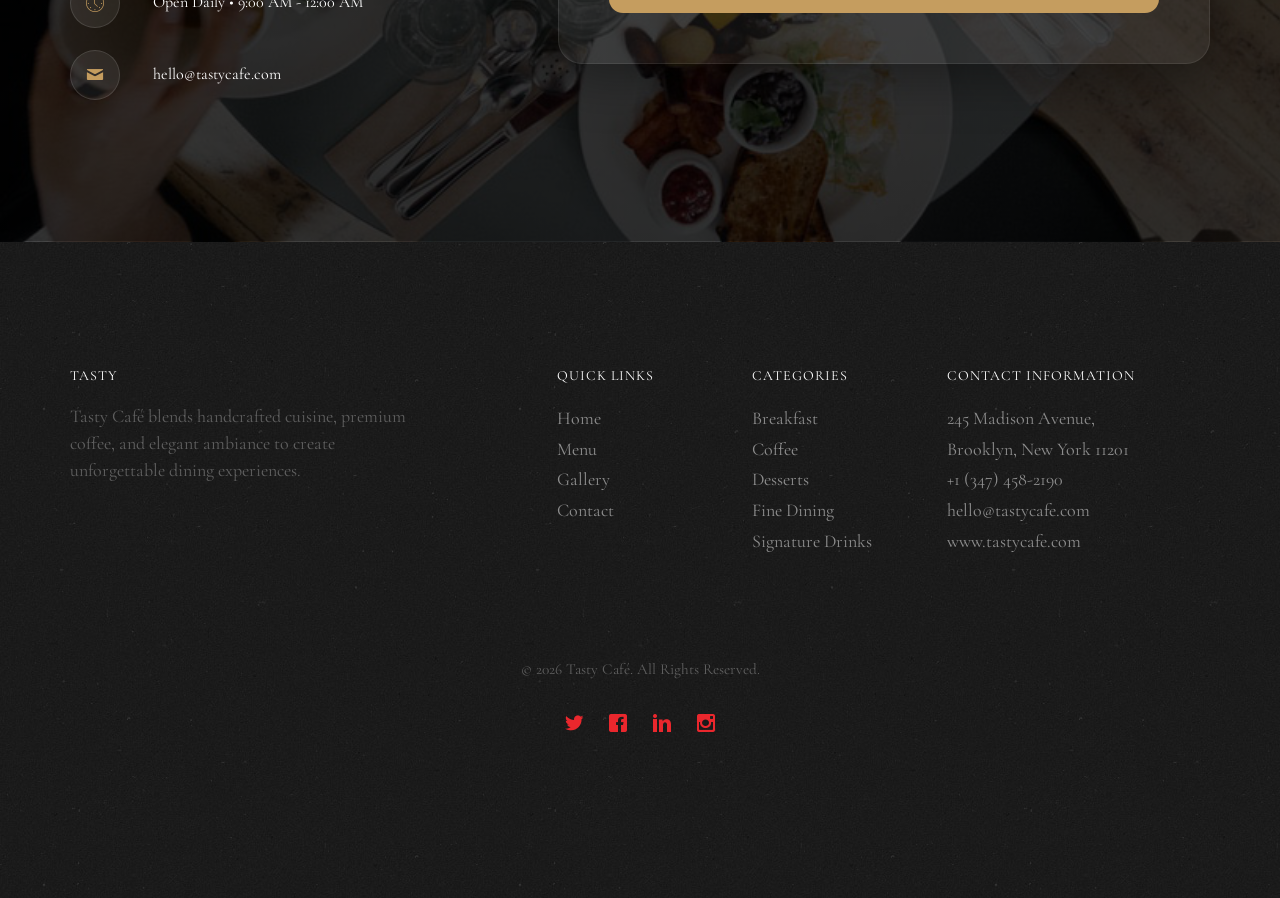
<file: contact.html>
<!DOCTYPE HTML>
<html>
<head>
<meta charset="utf-8">
<meta http-equiv="X-UA-Compatible" content="IE=edge">

<title>Tasty Café | Contact Us</title>

<meta name="viewport" content="width=device-width, initial-scale=1">

<meta name="description" content="Reserve your table at Tasty Café and enjoy premium dining, handcrafted coffee, and unforgettable experiences." />

<meta name="keywords" content="restaurant contact, cafe booking, reserve table, premium cafe, fine dining">

<meta name="author" content="Tasty Cafe" />

<link href="https://fonts.googleapis.com/css?family=Cormorant+Garamond:300,400,500,600,700" rel="stylesheet">
<link href="https://fonts.googleapis.com/css?family=Satisfy" rel="stylesheet">

<!-- CSS -->
<link rel="stylesheet" href="css/animate.css">
<link rel="stylesheet" href="css/icomoon.css">
<link rel="stylesheet" href="css/bootstrap.css">
<link rel="stylesheet" href="css/flexslider.css">
<link rel="stylesheet" href="css/style.css">

<script src="js/modernizr-2.6.2.min.js"></script>

<style>

/* =========================
   PREMIUM CONTACT SECTION
========================= */

.premium-contact-section{
    position: relative;
    padding: 120px 0;
    background: #111;
    overflow: hidden;
}

.contact-bg-overlay{
    position: absolute;
    inset: 0;
    background:
    linear-gradient(rgba(0,0,0,0.75), rgba(0,0,0,0.8)),
    url(images/gallery_7.jpeg);
    background-size: cover;
    background-position: center;
}

.contact-content{
    position: relative;
    z-index: 2;
    color: #fff;
}

.contact-tag{
    color: #c59d5f;
    letter-spacing: 3px;
    font-size: 13px;
    font-weight: 600;
    display: inline-block;
    margin-bottom: 20px;
}

.contact-content h2{
    font-size: 58px;
    line-height: 1.2;
    margin-bottom: 25px;
    color: #fff;
}

.contact-content p{
    color: rgba(255,255,255,0.75);
    font-size: 17px;
    line-height: 1.9;
    margin-bottom: 35px;
}

.contact-info-box{
    margin-top: 30px;
}

.info-item{
    display: flex;
    align-items: center;
    margin-bottom: 22px;
}

.info-item i{
    width: 50px;
    height: 50px;
    background: rgba(255,255,255,0.08);
    border: 1px solid rgba(255,255,255,0.12);
    border-radius: 50%;
    display: flex;
    align-items: center;
    justify-content: center;
    margin-right: 18px;
    color: #c59d5f;
    font-size: 18px;
}

.info-item span{
    color: #fff;
    font-size: 16px;
}

/* CONTACT CARD */

.premium-contact-card{
    position: relative;
    z-index: 2;
    background: rgba(255,255,255,0.06);
    backdrop-filter: blur(12px);
    padding: 50px;
    border-radius: 24px;
    border: 1px solid rgba(255,255,255,0.08);
    box-shadow: 0 15px 50px rgba(0,0,0,0.35);
}

.premium-contact-card h3{
    color: #fff;
    font-size: 34px;
    margin-bottom: 35px;
}

.premium-input{
    width: 100%;
    background: rgba(255,255,255,0.08);
    border: 1px solid rgba(255,255,255,0.08);
    height: 58px;
    border-radius: 14px;
    padding: 0 20px;
    color: #fff;
    margin-bottom: 22px;
    transition: 0.3s ease;
}

textarea.premium-input{
    height: 140px;
    padding-top: 18px;
    resize: none;
}

.premium-input:focus{
    outline: none;
    border-color: #c59d5f;
    background: rgba(255,255,255,0.12);
}

.premium-input::placeholder{
    color: rgba(255,255,255,0.6);
}

.premium-btn{
    width: 100%;
    height: 58px;
    border: none;
    border-radius: 14px;
    background: #c59d5f;
    color: #fff;
    font-size: 15px;
    font-weight: 600;
    letter-spacing: 1px;
    transition: 0.3s ease;
}

.premium-btn:hover{
    background: #d8af70;
}

/* MOBILE */

@media(max-width:991px){

.contact-content{
    margin-bottom: 60px;
}

.contact-content h2{
    font-size: 42px;
}

.premium-contact-card{
    padding: 35px;
}

}

</style>

</head>

<body>

<div class="fh5co-loader"></div>

<div id="page">

<!-- NAVBAR -->

<nav class="fh5co-nav" role="navigation">

<div class="container">

<div class="row">

<div class="col-xs-12 text-center logo-wrap">

<div id="fh5co-logo">
<a href="index.html">Tasty<span>.</span></a>
</div>

</div>

<div class="col-xs-12 text-center menu-1 menu-wrap">

<ul>
<li><a href="index.html">Home</a></li>
<li><a href="menu.html">Menu</a></li>
<li><a href="gallery.html">Gallery</a></li>
<li><a href="about.html">About</a></li>
<li class="active"><a href="contact.html">Contact</a></li>
</ul>

</div>

</div>

</div>

</nav>

<!-- HERO -->

<header id="fh5co-header"
class="fh5co-cover js-fullheight"
role="banner"
style="background-image: url(images/hero_1.jpeg);"
data-stellar-background-ratio="0.5">

<div class="overlay"></div>

<div class="container">

<div class="row">

<div class="col-md-12 text-center">

<div class="display-t js-fullheight">

<div class="display-tc js-fullheight animate-box"
data-animate-effect="fadeIn">

<h1>Get <em>in</em> Touch</h1>

</div>

</div>

</div>

</div>

</div>

</header>

<!-- CONTACT SECTION -->

<section class="premium-contact-section">

<div class="contact-bg-overlay"></div>

<div class="container">

<div class="row">

<!-- LEFT CONTENT -->

<div class="col-md-5 contact-content animate-box">

<span class="contact-tag">
RESERVE YOUR TABLE
</span>

<h2>
Let’s Create <br>
Delicious Memories
</h2>

<p>
Whether it’s a cozy coffee date,
a family dinner, or a special celebration —
we’re here to make every moment unforgettable
with handcrafted cuisine and warm hospitality.
</p>

<div class="contact-info-box">

<div class="info-item">
<i class="icon-location2"></i>
<span>245 Madison Avenue, Brooklyn, NY</span>
</div>

<div class="info-item">
<i class="icon-phone"></i>
<span>+1 (347) 458-2190</span>
</div>

<div class="info-item">
<i class="icon-clock"></i>
<span>Open Daily • 9:00 AM - 12:00 AM</span>
</div>

<div class="info-item">
<i class="icon-mail"></i>
<span>hello@tastycafe.com</span>
</div>

</div>

</div>

<!-- RIGHT FORM -->

<div class="col-md-7 animate-box">

<div class="premium-contact-card">

<h3>Book a Table</h3>

<form>

<div class="row">

<div class="col-md-6">
<input type="text"
placeholder="Your Name"
class="premium-input">
</div>

<div class="col-md-6">
<input type="email"
placeholder="Email Address"
class="premium-input">
</div>

</div>

<div class="row">

<div class="col-md-6">
<input type="text"
placeholder="Phone Number"
class="premium-input">
</div>

<div class="col-md-6">
<input type="date"
class="premium-input">
</div>

</div>

<div class="row">

<div class="col-md-6">
<input type="time"
class="premium-input">
</div>

<div class="col-md-6">
<input type="number"
placeholder="Guests"
class="premium-input">
</div>

</div>

<textarea rows="5"
placeholder="Special Requests..."
class="premium-input"></textarea>

<button class="premium-btn">
Reserve Now
</button>

</form>

</div>

</div>

</div>

</div>

</section>

<!-- FOOTER -->

<footer id="fh5co-footer"
role="contentinfo"
class="fh5co-section">

<div class="container">

<div class="row row-pb-md">

<!-- ABOUT -->

<div class="col-md-4 fh5co-widget">

<h4>Tasty</h4>

<p>
Tasty Café blends handcrafted cuisine,
premium coffee, and elegant ambiance
to create unforgettable dining experiences.
</p>

</div>

<!-- LINKS -->

<div class="col-md-2 col-md-push-1 fh5co-widget">

<h4>Quick Links</h4>

<ul class="fh5co-footer-links">

<li><a href="#">Home</a></li>
<li><a href="#">Menu</a></li>
<li><a href="#">Gallery</a></li>
<li><a href="#">Contact</a></li>

</ul>

</div>

<!-- CATEGORIES -->

<div class="col-md-2 col-md-push-1 fh5co-widget">

<h4>Categories</h4>

<ul class="fh5co-footer-links">

<li><a href="#">Breakfast</a></li>
<li><a href="#">Coffee</a></li>
<li><a href="#">Desserts</a></li>
<li><a href="#">Fine Dining</a></li>
<li><a href="#">Signature Drinks</a></li>

</ul>

</div>

<!-- CONTACT -->

<div class="col-md-4 col-md-push-1 fh5co-widget">

<h4>Contact Information</h4>

<ul class="fh5co-footer-links">

<li>
245 Madison Avenue, <br>
Brooklyn, New York 11201
</li>

<li>
<a href="tel://1234567920">
+1 (347) 458-2190
</a>
</li>

<li>
<a href="mailto:hello@tastycafe.com">
hello@tastycafe.com
</a>
</li>

<li>
<a href="#">
www.tastycafe.com
</a>
</li>

</ul>

</div>

</div>

<!-- COPYRIGHT -->

<div class="row copyright">

<div class="col-md-12 text-center">

<p>
<small class="block">
&copy; 2026 Tasty Café. All Rights Reserved.
</small>
</p>

<p>

<ul class="fh5co-social-icons">

<li><a href="#"><i class="icon-twitter2"></i></a></li>
<li><a href="#"><i class="icon-facebook2"></i></a></li>
<li><a href="#"><i class="icon-linkedin2"></i></a></li>
<li><a href="#"><i class="icon-instagram"></i></a></li>

</ul>

</p>

</div>

</div>

</div>

</footer>

</div>

<!-- BACK TO TOP -->

<div class="gototop js-top">
<a href="#" class="js-gotop">
<i class="icon-arrow-up22"></i>
</a>
</div>
<a href="https://wa.me/971501234567"
class="whatsapp-float"
target="_blank">

<i class="icon-whatsapp"></i>

</a>
<!-- JS -->

<script src="js/jquery.min.js"></script>
<script src="js/jquery.easing.1.3.js"></script>
<script src="js/bootstrap.min.js"></script>
<script src="js/jquery.waypoints.min.js"></script>
<script src="js/jquery.stellar.min.js"></script>
<script src="js/jquery.flexslider-min.js"></script>
<script src="js/main.js"></script>

</body>
</html>
</file>
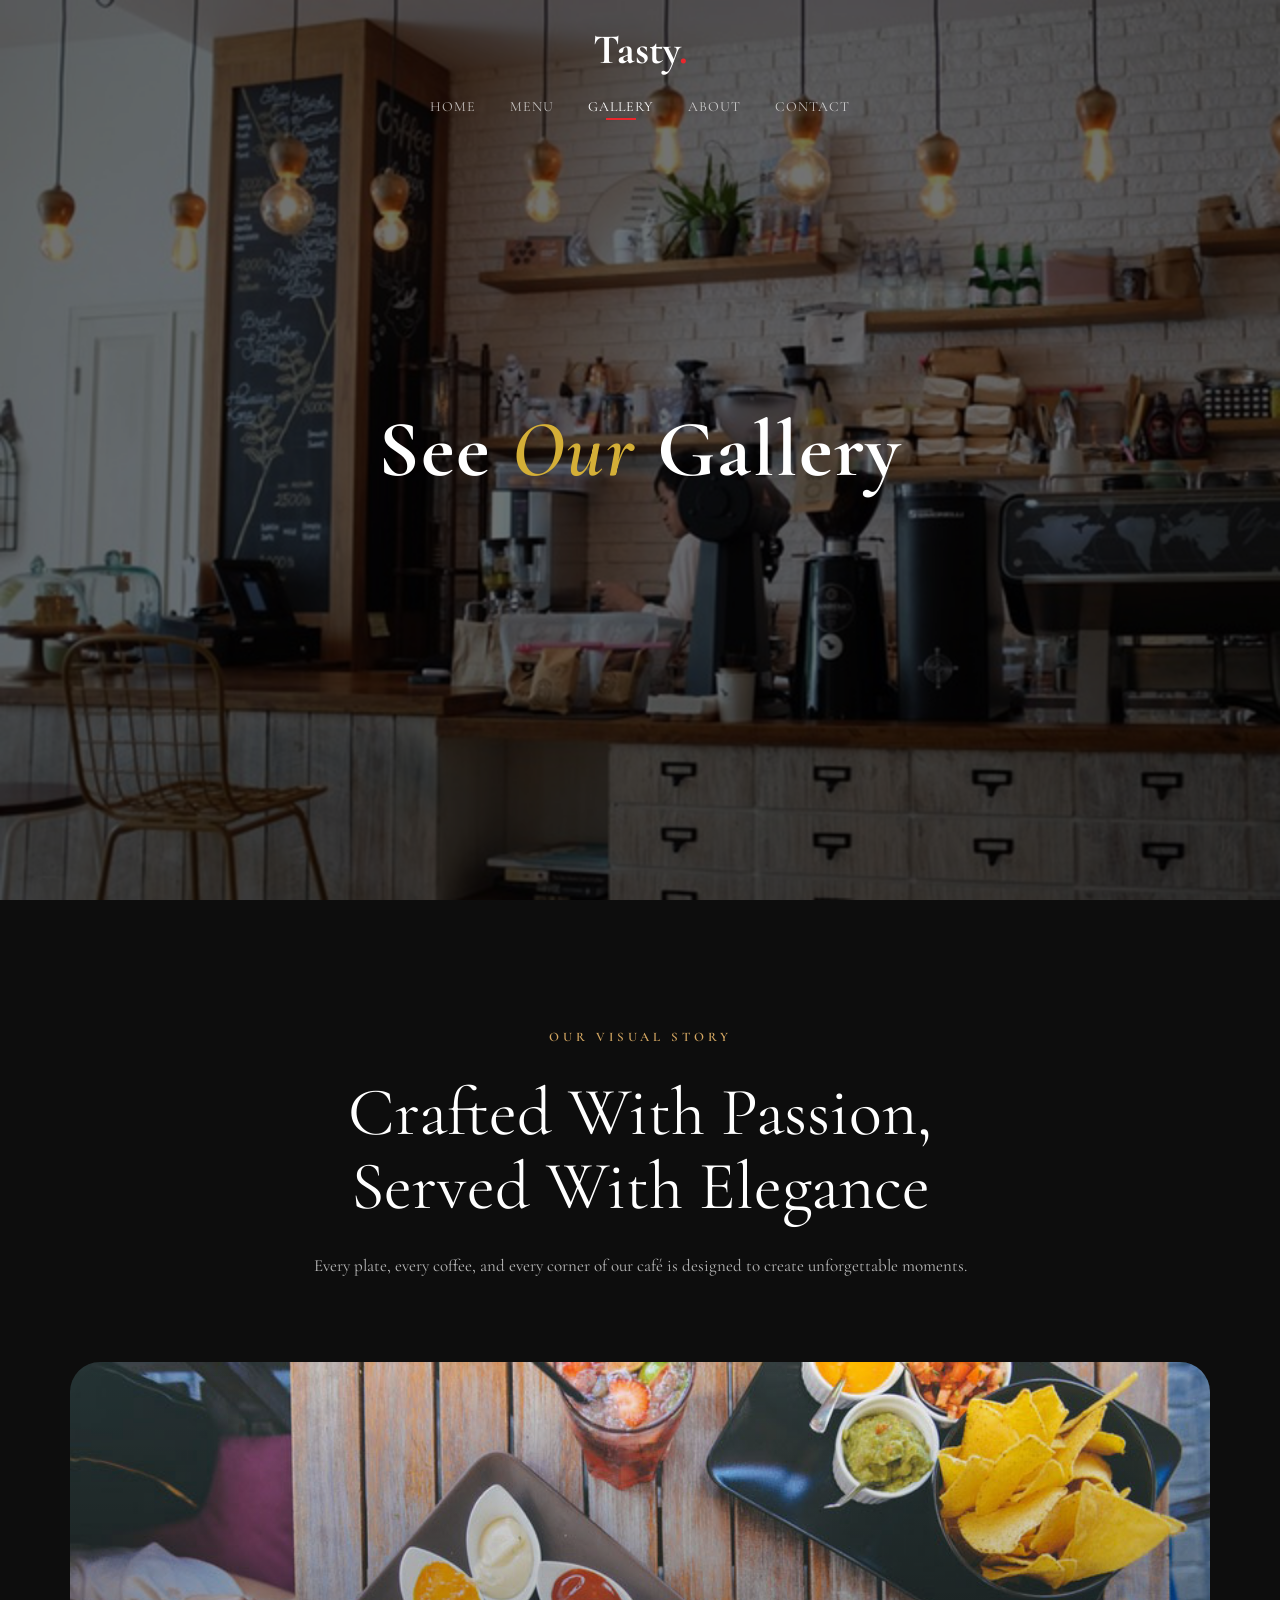
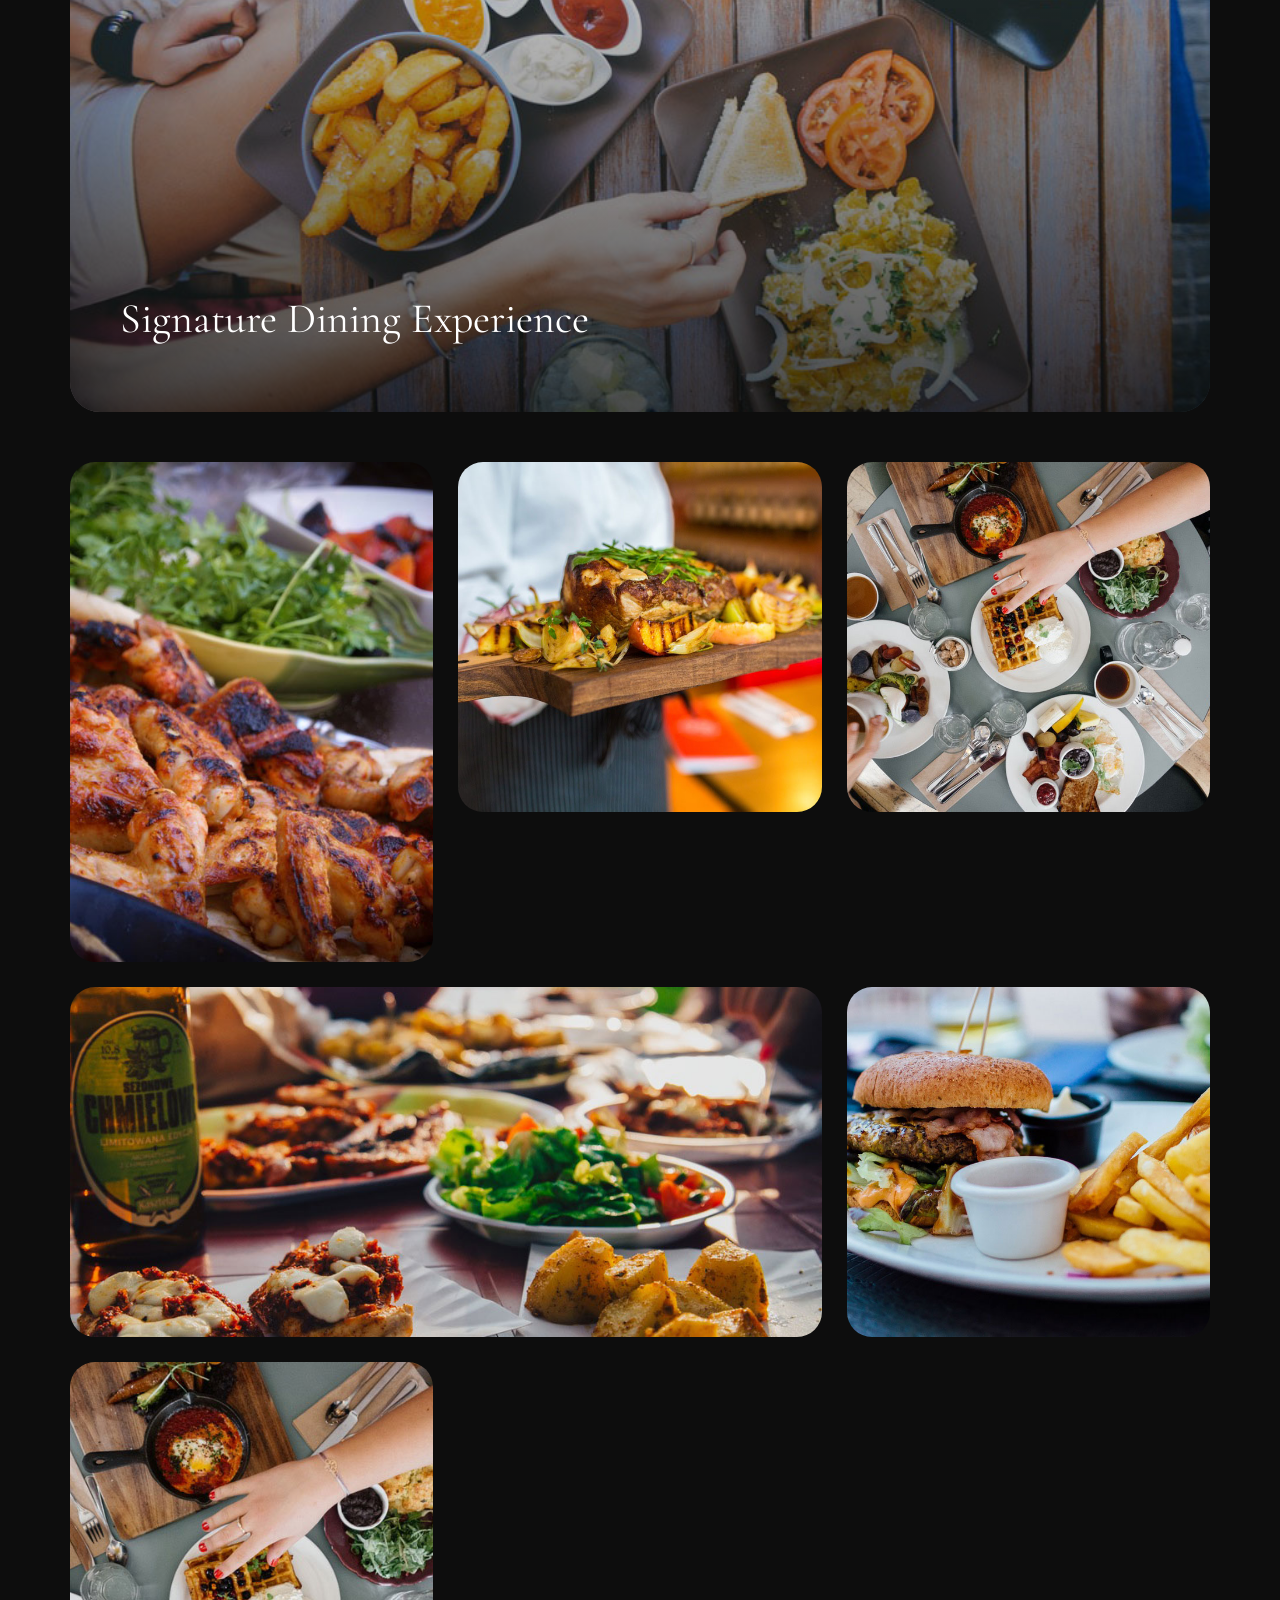
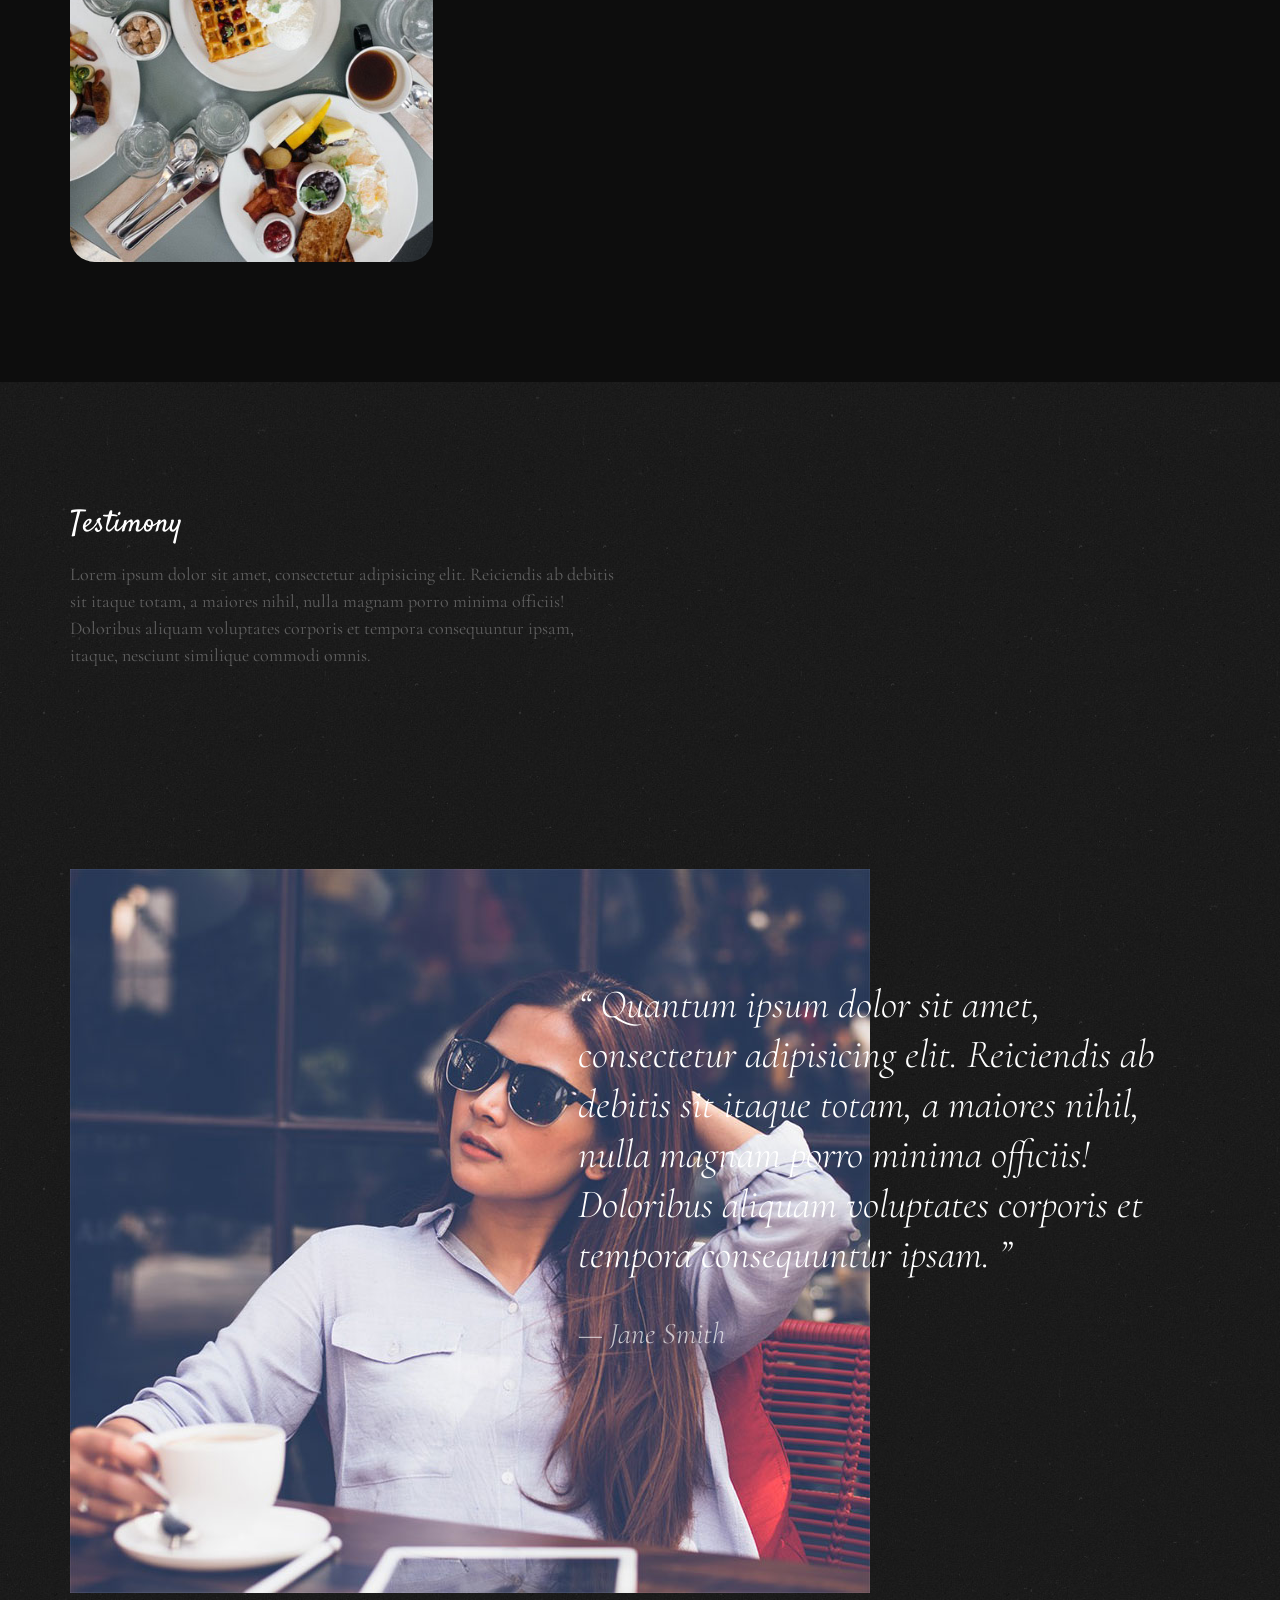
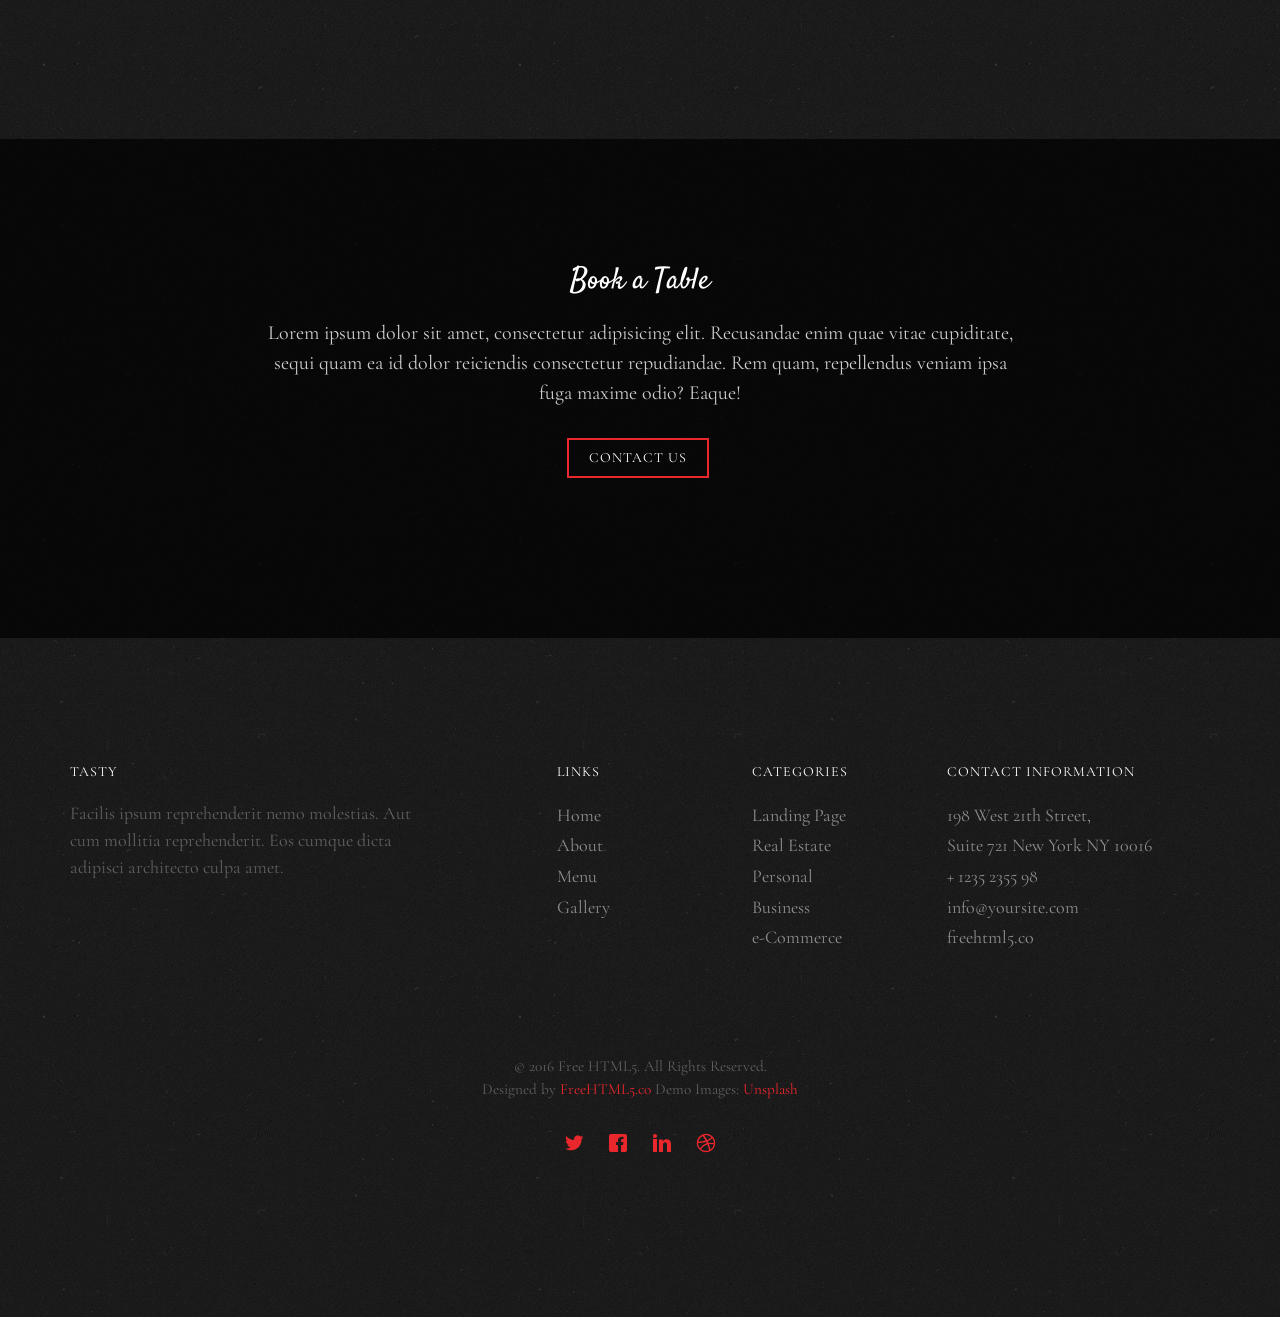
<file: gallery.html>
<!DOCTYPE HTML>
<html>
	<head>
	<meta charset="utf-8">
	<meta http-equiv="X-UA-Compatible" content="IE=edge">
	<title>Tasty &mdash; Free Website Template, Free HTML5 Template by freehtml5.co</title>
	<meta name="viewport" content="width=device-width, initial-scale=1">
	<meta name="description" content="Free HTML5 Website Template by freehtml5.co" />
	<meta name="keywords" content="free website templates, free html5, free template, free bootstrap, free website template, html5, css3, mobile first, responsive" />
	<meta name="author" content="freehtml5.co" />

	<!-- 
	//////////////////////////////////////////////////////

	FREE HTML5 TEMPLATE 
	DESIGNED & DEVELOPED by FreeHTML5.co
		
	Website: 		http://freehtml5.co/
	Email: 			info@freehtml5.co
	Twitter: 		http://twitter.com/fh5co
	Facebook: 		https://www.facebook.com/fh5co

	//////////////////////////////////////////////////////
	 -->

  	<!-- Facebook and Twitter integration -->
	<meta property="og:title" content=""/>
	<meta property="og:image" content=""/>
	<meta property="og:url" content=""/>
	<meta property="og:site_name" content=""/>
	<meta property="og:description" content=""/>
	<meta name="twitter:title" content="" />
	<meta name="twitter:image" content="" />
	<meta name="twitter:url" content="" />
	<meta name="twitter:card" content="" />

	<link href="https://fonts.googleapis.com/css?family=Cormorant+Garamond:300,300i,400,400i,500,600i,700" rel="stylesheet">
	<link href="https://fonts.googleapis.com/css?family=Satisfy" rel="stylesheet">
	
	<!-- Animate.css -->
	<link rel="stylesheet" href="css/animate.css">
	<!-- Icomoon Icon Fonts-->
	<link rel="stylesheet" href="css/icomoon.css">
	<!-- Bootstrap  -->
	<link rel="stylesheet" href="css/bootstrap.css">

	<!-- Flexslider  -->
	<link rel="stylesheet" href="css/flexslider.css">

	<!-- Theme style  -->
	<link rel="stylesheet" href="css/style.css">

	<!-- Modernizr JS -->
	<script src="js/modernizr-2.6.2.min.js"></script>
	<!-- FOR IE9 below -->
	<!--[if lt IE 9]>
	<script src="js/respond.min.js"></script>
	<![endif]-->

	</head>
	<body>
		
	<div class="fh5co-loader"></div>
	
	<div id="page">
	<nav class="fh5co-nav" role="navigation">
		<!-- <div class="top-menu"> -->
			<div class="container">
				<div class="row">
					<div class="col-xs-12 text-center logo-wrap">
						<div id="fh5co-logo"><a href="index.html">Tasty<span>.</span></a></div>
					</div>
					<div class="col-xs-12 text-center menu-1 menu-wrap">
						<ul>
							<li><a href="index.html">Home</a></li>
							<li><a href="menu.html">Menu</a></li>
							<li class="has-dropdown active">
								<a href="gallery.html">Gallery</a>
								<ul class="dropdown">
									<li><a href="#">Events</a></li>
									<li><a href="#">Food</a></li>
									<li><a href="#">Coffees</a></li>
								</ul>
							</li>
							
							<li><a href="about.html">About</a></li>
							<li><a href="contact.html">Contact</a></li>
						</ul>
					</div>
				</div>
				
			</div>
		<!-- </div> -->
	</nav>

	<header id="fh5co-header" class="fh5co-cover js-fullheight" role="banner" style="background-image: url(images/hero_1.jpeg);" data-stellar-background-ratio="0.5">
		<div class="overlay"></div>
		<div class="container">
			<div class="row">
				<div class="col-md-12 text-center">
					<div class="display-t js-fullheight">
						<div class="display-tc js-fullheight animate-box" data-animate-effect="fadeIn">
							<h1>See <em>Our</em> Gallery</h1>
							
						</div>
					</div>
				</div>
			</div>
		</div>
	</header>

<!-- PREMIUM GALLERY SECTION -->

<section class="lux-gallery-section">

  <div class="container">

    <!-- HEADING -->

    <div class="lux-gallery-heading text-center">
      <span>OUR VISUAL STORY</span>
      <h2>Crafted With Passion,<br>Served With Elegance</h2>
      <p>
        Every plate, every coffee, and every corner of our café
        is designed to create unforgettable moments.
      </p>
    </div>

    <!-- FEATURED IMAGE -->

    <div class="featured-gallery-image">
      <img src="images/gallery_8.jpeg" alt="">
      <div class="featured-overlay">
        <h3>Signature Dining Experience</h3>
      </div>
    </div>

    <!-- GRID -->

    <div class="lux-gallery-grid">

      <div class="gallery-card tall">
        <img src="images/gallery_1.jpeg" alt="">
        <div class="gallery-overlay">
          <h4>Luxury Desserts</h4>
        </div>
      </div>

      <div class="gallery-card">
        <img src="images/gallery_2.jpeg" alt="">
        <div class="gallery-overlay">
          <h4>Freshly Brewed Coffee</h4>
        </div>
      </div>

      <div class="gallery-card">
        <img src="images/gallery_4.jpeg" alt="">
        <div class="gallery-overlay">
          <h4>Chef Specials</h4>
        </div>
      </div>

      <div class="gallery-card wide">
        <img src="images/gallery_9.jpeg" alt="">
        <div class="gallery-overlay">
          <h4>Elegant Café Interior</h4>
        </div>
      </div>

      <div class="gallery-card">
        <img src="images/gallery_6.jpeg" alt="">
        <div class="gallery-overlay">
          <h4>Romantic Dining</h4>
        </div>
      </div>

      <div class="gallery-card tall">
        <img src="images/gallery_7.jpeg" alt="">
        <div class="gallery-overlay">
          <h4>Premium Ambience</h4>
        </div>
      </div>

    </div>

  </div>

</section>

	<div id="fh5co-featured-testimony" class="fh5co-section">
		<div class="container">
			<div class="row">
				<div class="col-md-12 fh5co-heading animate-box">
					<h2>Testimony</h2>
					<div class="row">
						<div class="col-md-6">
							<p>Lorem ipsum dolor sit amet, consectetur adipisicing elit. Reiciendis ab debitis sit itaque totam, a maiores nihil, nulla magnam porro minima officiis! Doloribus aliquam voluptates corporis et tempora consequuntur ipsam, itaque, nesciunt similique commodi omnis.</p>
						</div>
					</div>
				</div>

				<div class="col-md-5 animate-box img-to-responsive animate-box" data-animate-effect="fadeInLeft">
						<img src="images/person_1.jpg" alt="">
				</div>
				<div class="col-md-7 animate-box" data-animate-effect="fadeInRight">
					<blockquote>
						<p> &ldquo; Quantum ipsum dolor sit amet, consectetur adipisicing elit. Reiciendis ab debitis sit itaque totam, a maiores nihil, nulla magnam porro minima officiis! Doloribus aliquam voluptates corporis et tempora consequuntur ipsam. &rdquo;</p>
						<p class="author"><cite>&mdash; Jane Smith</cite></p>
					</blockquote>
				</div>
			</div>
		</div>
	</div>
	
	<div id="fh5co-started" class="fh5co-section animate-box" style="background-image: url(images/hero_1.jpeg);" data-stellar-background-ratio="0.5">
		<div class="overlay"></div>
		<div class="container">
			<div class="row animate-box">
				<div class="col-md-8 col-md-offset-2 text-center fh5co-heading">
					<h2>Book a Table</h2>
					<p>Lorem ipsum dolor sit amet, consectetur adipisicing elit. Recusandae enim quae vitae cupiditate, sequi quam ea id dolor reiciendis consectetur repudiandae. Rem quam, repellendus veniam ipsa fuga maxime odio? Eaque!</p>
					<p><a href="mailto:info@yourdomainname.com" class="btn btn-primary btn-outline">Contact Us</a></p>
				</div>
			</div>
		</div>
	</div>

	<footer id="fh5co-footer" role="contentinfo" class="fh5co-section">
		<div class="container">
			<div class="row row-pb-md">
				<div class="col-md-4 fh5co-widget">
					<h4>Tasty</h4>
					<p>Facilis ipsum reprehenderit nemo molestias. Aut cum mollitia reprehenderit. Eos cumque dicta adipisci architecto culpa amet.</p>
				</div>
				<div class="col-md-2 col-md-push-1 fh5co-widget">
					<h4>Links</h4>
					<ul class="fh5co-footer-links">
						<li><a href="#">Home</a></li>
						<li><a href="#">About</a></li>
						<li><a href="#">Menu</a></li>
						<li><a href="#">Gallery</a></li>
					</ul>
				</div>

				<div class="col-md-2 col-md-push-1 fh5co-widget">
					<h4>Categories</h4>
					<ul class="fh5co-footer-links">
						<li><a href="#">Landing Page</a></li>
						<li><a href="#">Real Estate</a></li>
						<li><a href="#">Personal</a></li>
						<li><a href="#">Business</a></li>
						<li><a href="#">e-Commerce</a></li>
					</ul>
				</div>

				<div class="col-md-4 col-md-push-1 fh5co-widget">
					<h4>Contact Information</h4>
					<ul class="fh5co-footer-links">
						<li>198 West 21th Street, <br> Suite 721 New York NY 10016</li>
						<li><a href="tel://1234567920">+ 1235 2355 98</a></li>
						<li><a href="mailto:info@yoursite.com">info@yoursite.com</a></li>
						<li><a href="http://https://freehtml5.co">freehtml5.co</a></li>
					</ul>
				</div>

			</div>

			<div class="row copyright">
				<div class="col-md-12 text-center">
					<p>
						<small class="block">&copy; 2016 Free HTML5. All Rights Reserved.</small> 
						<small class="block">Designed by <a href="http://freehtml5.co/" target="_blank">FreeHTML5.co</a> Demo Images: <a href="http://unsplash.co/" target="_blank">Unsplash</a></small>
					</p>
					<p>
						<ul class="fh5co-social-icons">
							<li><a href="#"><i class="icon-twitter2"></i></a></li>
							<li><a href="#"><i class="icon-facebook2"></i></a></li>
							<li><a href="#"><i class="icon-linkedin2"></i></a></li>
							<li><a href="#"><i class="icon-dribbble2"></i></a></li>
						</ul>
					</p>
				</div>
			</div>

		</div>
	</footer>
	</div>

	<div class="gototop js-top">
		<a href="#" class="js-gotop"><i class="icon-arrow-up22"></i></a>
	</div>
	
	<!-- jQuery -->
	<script src="js/jquery.min.js"></script>
	<!-- jQuery Easing -->
	<script src="js/jquery.easing.1.3.js"></script>
	<!-- Bootstrap -->
	<script src="js/bootstrap.min.js"></script>
	<!-- Waypoints -->
	<script src="js/jquery.waypoints.min.js"></script>
	<!-- Waypoints -->
	<script src="js/jquery.stellar.min.js"></script>
	<!-- Flexslider -->
	<script src="js/jquery.flexslider-min.js"></script>
	<script src="js/zoomerang.js"></script>
	<!-- Main -->
	<script src="js/main.js"></script>

	<script>
		Zoomerang
      .config({
        maxHeight: 600,
        maxWidth: 900,
        bgColor: '#000',
        bgOpacity: .85
      })
      .listen('[data-trigger="zoomerang"]')
	</script>

	</body>
</html>
</file>
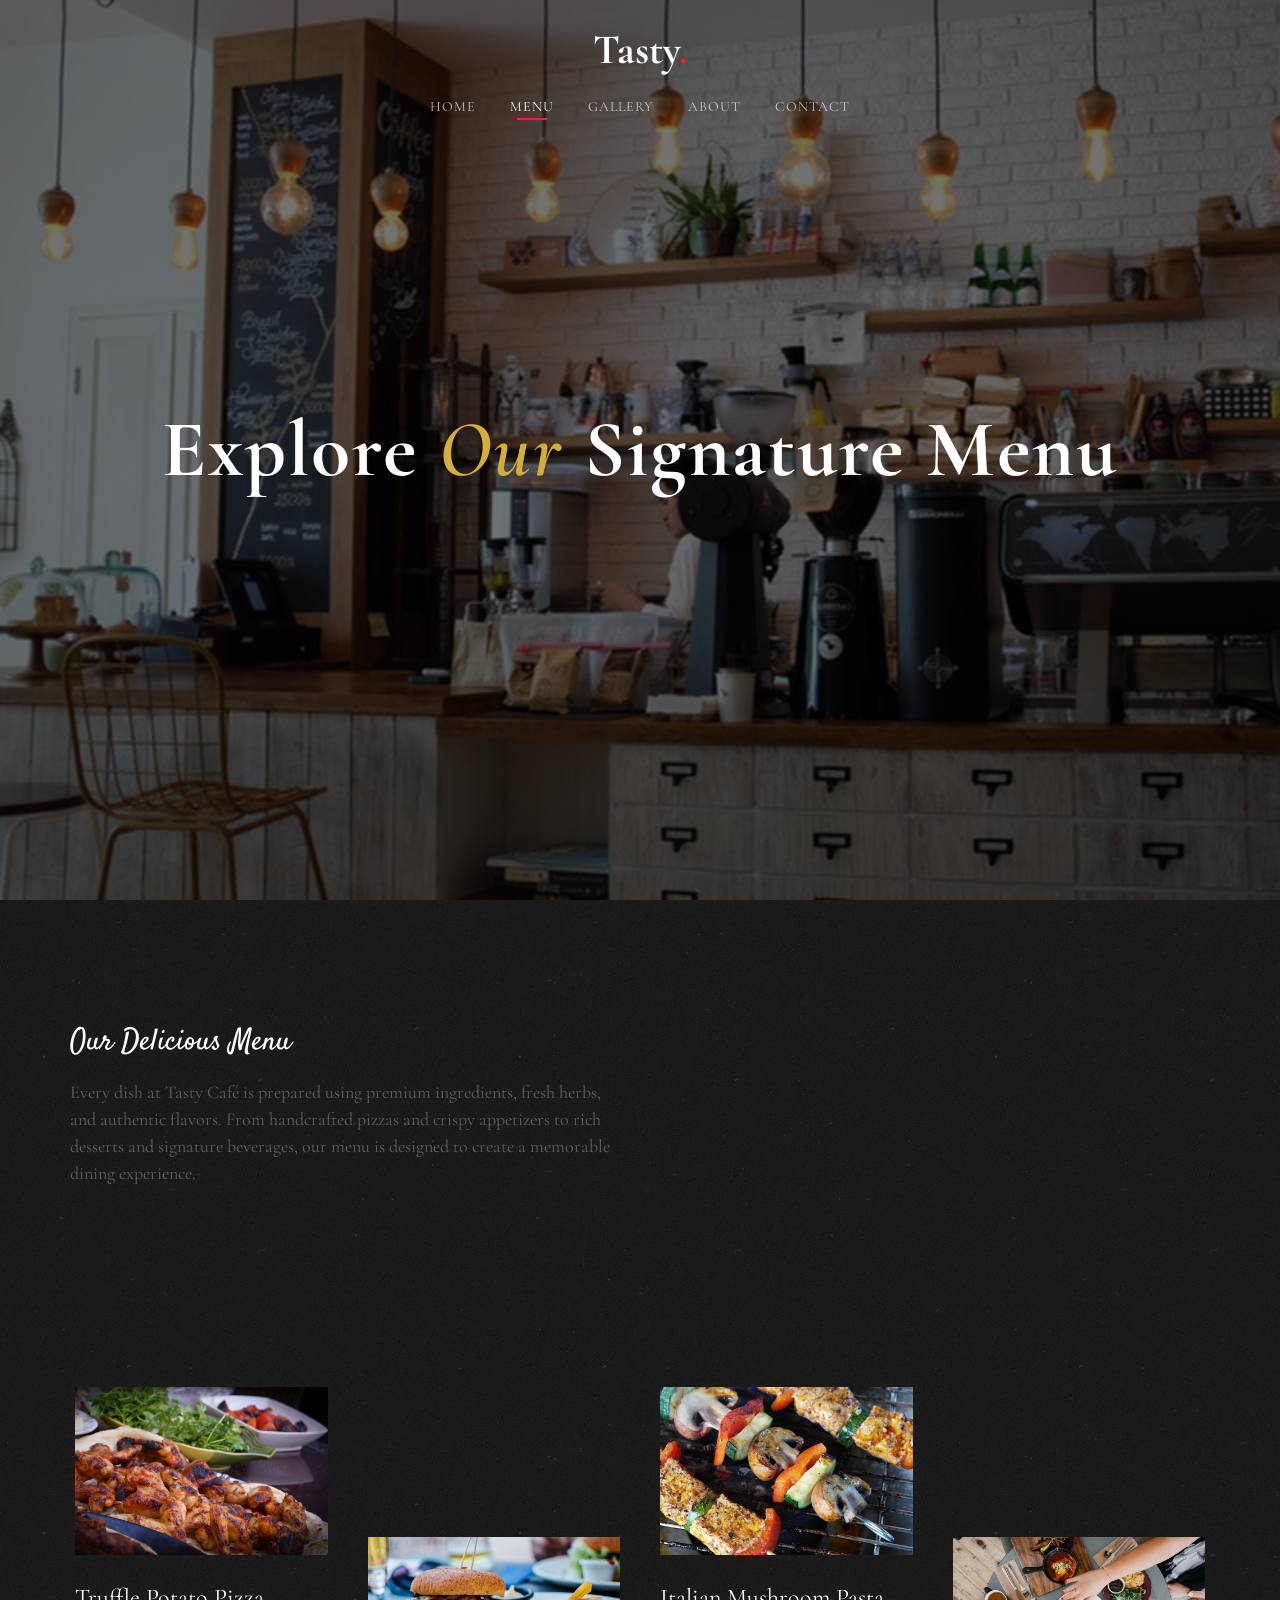
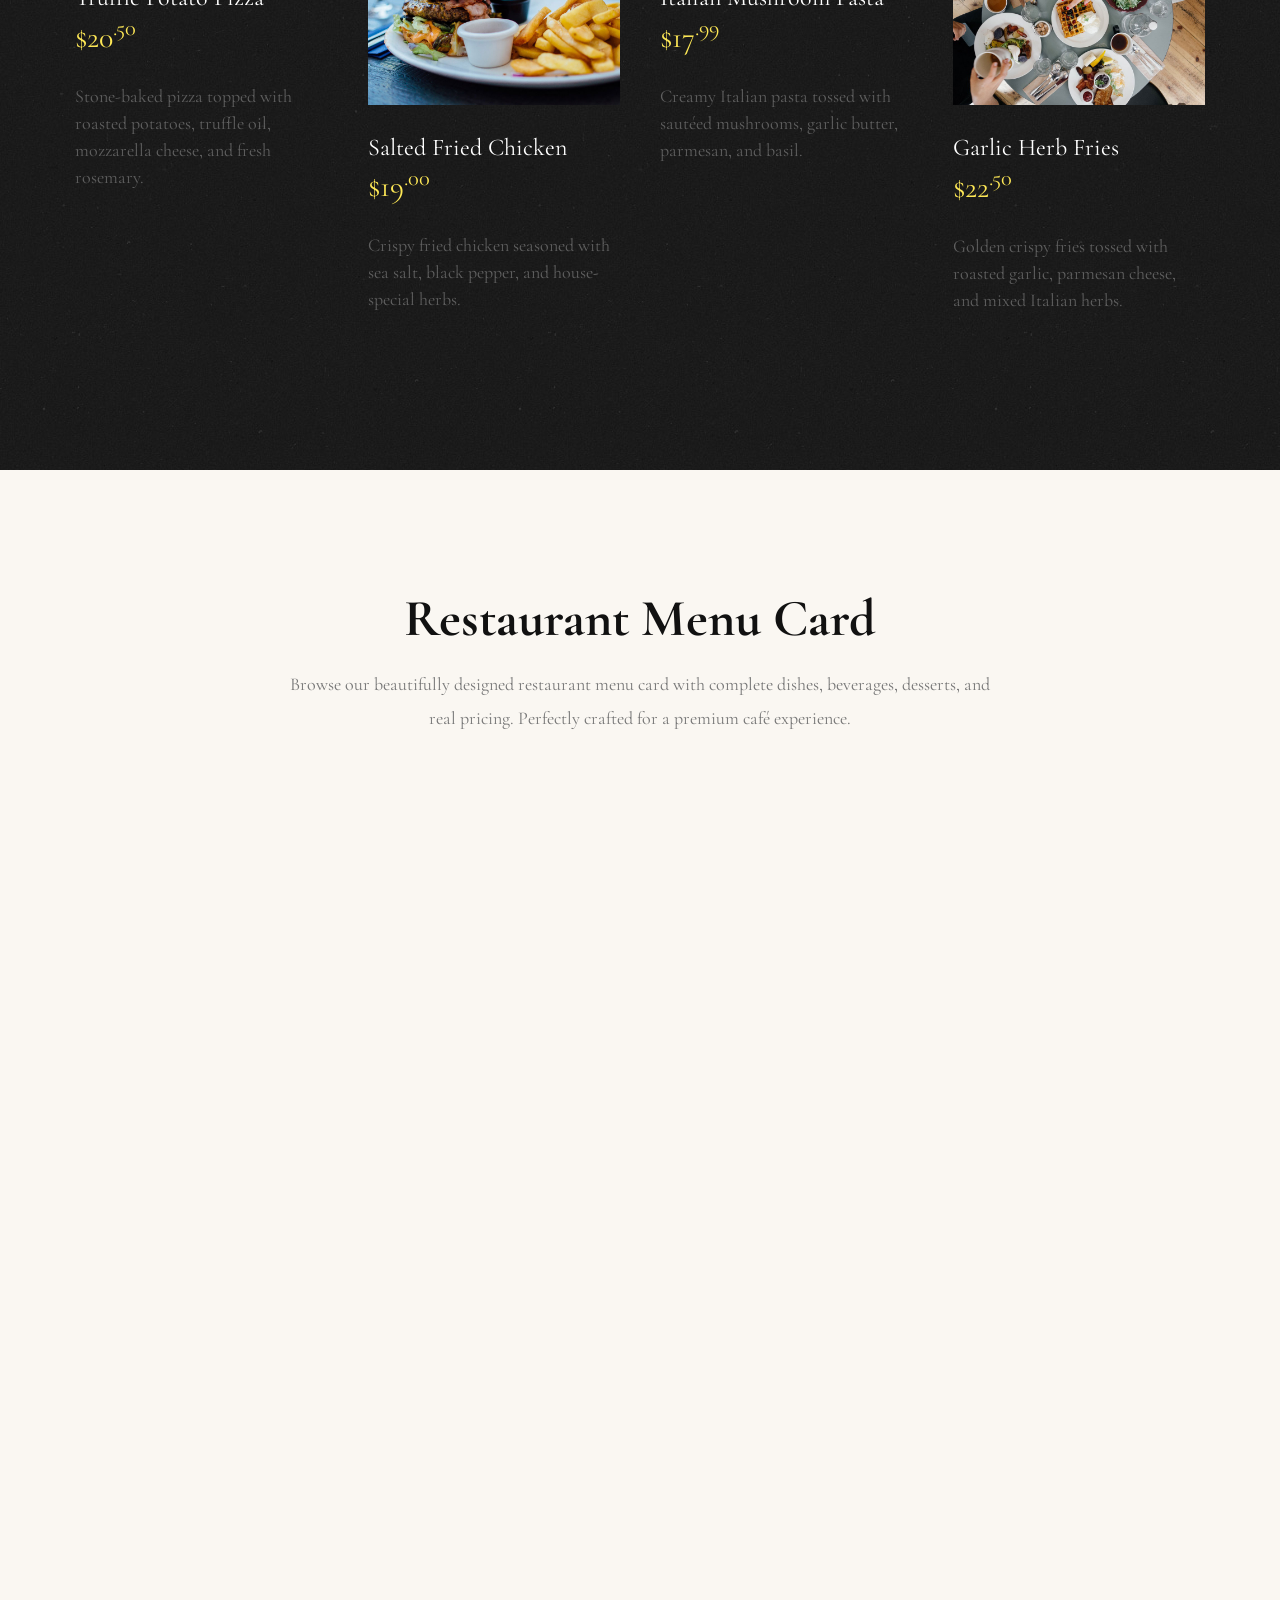
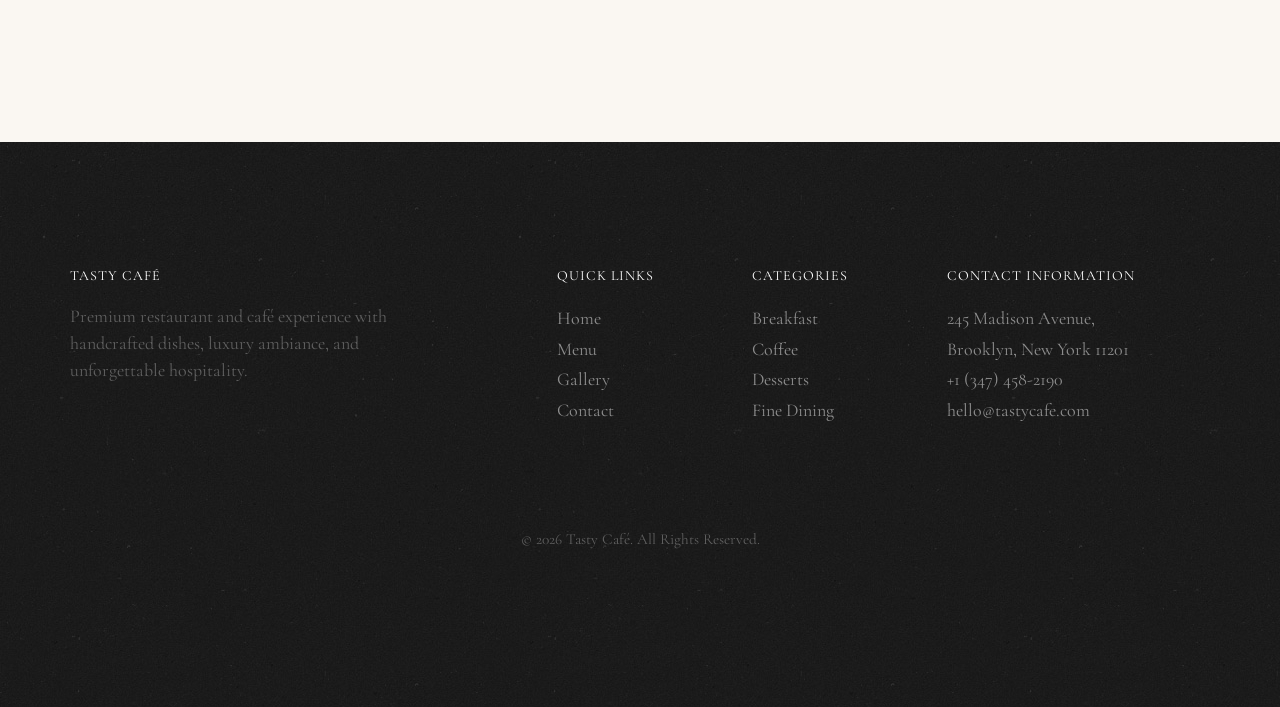
<file: menu.html>
<!DOCTYPE HTML>
<html>
<head>
<meta charset="utf-8">
<meta http-equiv="X-UA-Compatible" content="IE=edge">

<title>Tasty Café | Premium Menu</title>

<meta name="viewport" content="width=device-width, initial-scale=1">

<meta name="description"
content="Explore handcrafted dishes, premium coffee, desserts, and fine dining experiences at Tasty Café." />

<meta name="keywords"
content="restaurant menu, cafe menu, coffee shop, desserts, pizza, fine dining">

<meta name="author" content="Tasty Cafe" />

<link href="https://fonts.googleapis.com/css?family=Cormorant+Garamond:300,400,500,600,700" rel="stylesheet">
<link href="https://fonts.googleapis.com/css?family=Satisfy" rel="stylesheet">

<link rel="stylesheet" href="css/animate.css">
<link rel="stylesheet" href="css/icomoon.css">
<link rel="stylesheet" href="css/bootstrap.css">
<link rel="stylesheet" href="css/flexslider.css">
<link rel="stylesheet" href="css/style.css">

<script src="js/modernizr-2.6.2.min.js"></script>

<style>

/* =========================
MENU CARD SECTION
========================= */

.real-menu-section{
padding:120px 0;
background:#faf7f2;
}

.real-menu-heading{
text-align:center;
margin-bottom:60px;
}

.real-menu-heading h2{
font-size:52px;
font-weight:700;
color:#111;
margin-bottom:20px;
font-family:'Cormorant Garamond', serif;
}

.real-menu-heading p{
font-size:18px;
color:#777;
max-width:700px;
margin:auto;
line-height:1.9;
}

/* MENU IMAGE CARD */

.menu-card-wrapper{
position:relative;
overflow:hidden;
border-radius:30px;
background:#fff;
box-shadow:0 20px 60px rgba(0,0,0,0.08);
transition:0.4s ease;
margin-bottom:40px;
}

.menu-card-wrapper:hover{
transform:translateY(-10px);
box-shadow:0 25px 70px rgba(0,0,0,0.12);
}

.menu-card-wrapper img{
width:100%;
display:block;
transition:0.5s ease;
}

.menu-card-wrapper:hover img{
transform:scale(1.03);
}

/* OVERLAY */

.menu-overlay{
position:absolute;
left:0;
bottom:0;
width:100%;
padding:35px;
background:linear-gradient(to top, rgba(0,0,0,0.85), transparent);
color:#fff;
}

.menu-overlay h3{
font-size:34px;
font-weight:700;
margin-bottom:10px;
font-family:'Cormorant Garamond', serif;
}

.menu-overlay p{
font-size:15px;
color:#ddd;
line-height:1.8;
margin-bottom:18px;
}

/* BUTTON */

.menu-btn{
display:inline-block;
padding:14px 34px;
background:#c59d5f;
color:#fff;
font-size:14px;
letter-spacing:2px;
text-transform:uppercase;
border-radius:50px;
text-decoration:none;
transition:0.4s ease;
}

.menu-btn:hover{
background:#111;
color:#fff;
text-decoration:none;
}

/* PLACEHOLDER STYLE */

.placeholder-note{
background:#fff7ea;
border-left:5px solid #c59d5f;
padding:18px 25px;
margin-top:30px;
border-radius:10px;
font-size:15px;
color:#666;
line-height:1.8;
}

/* MOBILE */

@media screen and (max-width:768px){

.real-menu-heading h2{
font-size:38px;
}

.menu-overlay{
padding:25px;
}

.menu-overlay h3{
font-size:26px;
}

}

</style>

</head>

<body>

<div class="fh5co-loader"></div>

<div id="page">

<!-- NAVBAR -->

<nav class="fh5co-nav" role="navigation">

<div class="container">

<div class="row">

<div class="col-xs-12 text-center logo-wrap">
<div id="fh5co-logo">
<a href="index.html">Tasty<span>.</span></a>
</div>
</div>

<div class="col-xs-12 text-center menu-1 menu-wrap">

<ul>
<li><a href="index.html">Home</a></li>
<li class="active"><a href="menu.html">Menu</a></li>
<li><a href="gallery.html">Gallery</a></li>
<li><a href="about.html">About</a></li>
<li><a href="contact.html">Contact</a></li>
</ul>

</div>

</div>

</div>

</nav>

<!-- HERO SECTION -->

<header id="fh5co-header"
class="fh5co-cover js-fullheight"
role="banner"
style="background-image: url(images/hero_1.jpeg);"
data-stellar-background-ratio="0.5">

<div class="overlay"></div>

<div class="container">

<div class="row">

<div class="col-md-12 text-center">

<div class="display-t js-fullheight">

<div class="display-tc js-fullheight animate-box"
data-animate-effect="fadeIn">

<h1>Explore <em>Our</em> Signature Menu</h1>

</div>

</div>

</div>

</div>

</div>

</header>

<!-- OLD MENU DESIGN -->

<div id="fh5co-featured-menu" class="fh5co-section">

<div class="container">

<div class="row">

<div class="col-md-12 fh5co-heading animate-box">

<h2>Our Delicious Menu</h2>

<div class="row">

<div class="col-md-6">

<p>
Every dish at Tasty Café is prepared using premium ingredients,
fresh herbs, and authentic flavors. From handcrafted pizzas and
crispy appetizers to rich desserts and signature beverages,
our menu is designed to create a memorable dining experience.
</p>

</div>

</div>

</div>

<!-- COLUMN 1 -->

<div class="col-md-3 col-sm-6 col-xs-6 col-xxs-12 fh5co-item-wrap">

<div class="fh5co-item animate-box">

<img src="images/gallery_1.jpeg" class="img-responsive" alt="Pizza">

<h3>Truffle Potato Pizza</h3>

<span class="fh5co-price">$20<sup>.50</sup></span>

<p>
Stone-baked pizza topped with roasted potatoes,
truffle oil, mozzarella cheese, and fresh rosemary.
</p>

</div>

</div>

<!-- COLUMN 2 -->

<div class="col-md-3 col-sm-6 col-xs-6 col-xxs-12 fh5co-item-wrap">

<div class="fh5co-item margin_top animate-box">

<img src="images/gallery_3.jpeg" class="img-responsive" alt="Chicken">

<h3>Salted Fried Chicken</h3>

<span class="fh5co-price">$19<sup>.00</sup></span>

<p>
Crispy fried chicken seasoned with sea salt,
black pepper, and house-special herbs.
</p>

</div>

</div>

<!-- COLUMN 3 -->

<div class="col-md-3 col-sm-6 col-xs-6 col-xxs-12 fh5co-item-wrap">

<div class="fh5co-item animate-box">

<img src="images/gallery_5.jpeg" class="img-responsive" alt="Pasta">

<h3>Italian Mushroom Pasta</h3>

<span class="fh5co-price">$17<sup>.99</sup></span>

<p>
Creamy Italian pasta tossed with sautéed mushrooms,
garlic butter, parmesan, and basil.
</p>

</div>

</div>

<!-- COLUMN 4 -->

<div class="col-md-3 col-sm-6 col-xs-6 col-xxs-12 fh5co-item-wrap">

<div class="fh5co-item margin_top animate-box">

<img src="images/gallery_7.jpeg" class="img-responsive" alt="Fries">

<h3>Garlic Herb Fries</h3>

<span class="fh5co-price">$22<sup>.50</sup></span>

<p>
Golden crispy fries tossed with roasted garlic,
parmesan cheese, and mixed Italian herbs.
</p>

</div>

</div>

</div>

</div>

</div>

<!-- REAL MENU IMAGE SECTION -->

<section class="real-menu-section">

<div class="container">

<div class="real-menu-heading animate-box">

<h2>Restaurant Menu Card</h2>

<p>
Browse our beautifully designed restaurant menu card
with complete dishes, beverages, desserts, and real pricing.
Perfectly crafted for a premium café experience.
</p>

</div>

<div class="row">

<!-- MENU IMAGE 1 -->

<div class="col-md-6 animate-box">

<div class="menu-card-wrapper">

<img src="images/menu-card-1.jpg" alt="Restaurant Menu Card">

<div class="menu-overlay">







</div>

</div>

</div>

<!-- MENU IMAGE 2 -->

<div class="col-md-6 animate-box">

<div class="menu-card-wrapper">

<img src="images/menu-card-2.jpg" alt="Cafe Drinks Menu">

<div class="menu-overlay">



</div>

</div>

</div>

</div>



</div>

</section>

<!-- FOOTER -->

<footer id="fh5co-footer"
role="contentinfo"
class="fh5co-section">

<div class="container">

<div class="row row-pb-md">

<div class="col-md-4 fh5co-widget">

<h4>Tasty Café</h4>

<p>
Premium restaurant and café experience
with handcrafted dishes, luxury ambiance,
and unforgettable hospitality.
</p>

</div>

<div class="col-md-2 col-md-push-1 fh5co-widget">

<h4>Quick Links</h4>

<ul class="fh5co-footer-links">

<li><a href="#">Home</a></li>
<li><a href="#">Menu</a></li>
<li><a href="#">Gallery</a></li>
<li><a href="#">Contact</a></li>

</ul>

</div>

<div class="col-md-2 col-md-push-1 fh5co-widget">

<h4>Categories</h4>

<ul class="fh5co-footer-links">

<li><a href="#">Breakfast</a></li>
<li><a href="#">Coffee</a></li>
<li><a href="#">Desserts</a></li>
<li><a href="#">Fine Dining</a></li>

</ul>

</div>

<div class="col-md-4 col-md-push-1 fh5co-widget">

<h4>Contact Information</h4>

<ul class="fh5co-footer-links">

<li>
245 Madison Avenue, <br>
Brooklyn, New York 11201
</li>

<li>
<a href="tel://1234567920">+1 (347) 458-2190</a>
</li>

<li>
<a href="mailto:hello@tastycafe.com">
hello@tastycafe.com
</a>
</li>

</ul>

</div>

</div>

<div class="row copyright">

<div class="col-md-12 text-center">

<p>
<small class="block">
&copy; 2026 Tasty Café. All Rights Reserved.
</small>
</p>

</div>

</div>

</div>

</footer>

</div>

<!-- BACK TO TOP -->

<div class="gototop js-top">
<a href="#" class="js-gotop">
<i class="icon-arrow-up22"></i>
</a>
</div>

<!-- SCRIPTS -->

<script src="js/jquery.min.js"></script>
<script src="js/jquery.easing.1.3.js"></script>
<script src="js/bootstrap.min.js"></script>
<script src="js/jquery.waypoints.min.js"></script>
<script src="js/jquery.stellar.min.js"></script>
<script src="js/jquery.flexslider-min.js"></script>
<script src="js/main.js"></script>

</body>
</html>
</file>
<file: css/icomoon.css>
@font-face {
    font-family: 'icomoon';
    src:    url('fonts/icomoon.eot?1oniuf');
    src:    url('fonts/icomoon.eot?1oniuf#iefix') format('embedded-opentype'),
        url('fonts/icomoon.ttf?1oniuf') format('truetype'),
        url('fonts/icomoon.woff?1oniuf') format('woff'),
        url('fonts/icomoon.svg?1oniuf#icomoon') format('svg');
    font-weight: normal;
    font-style: normal;
}

[class^="icon-"], [class*=" icon-"] {
    /* use !important to prevent issues with browser extensions that change fonts */
    font-family: 'icomoon' !important;
    speak: none;
    font-style: normal;
    font-weight: normal;
    font-variant: normal;
    text-transform: none;
    line-height: 1;

    /* Better Font Rendering =========== */
    -webkit-font-smoothing: antialiased;
    -moz-osx-font-smoothing: grayscale;
}

.icon-mobile:before {
    content: "\e000";
}
.icon-laptop:before {
    content: "\e001";
}
.icon-desktop:before {
    content: "\e002";
}
.icon-tablet:before {
    content: "\e003";
}
.icon-phone:before {
    content: "\e004";
}
.icon-document:before {
    content: "\e005";
}
.icon-documents:before {
    content: "\e006";
}
.icon-search:before {
    content: "\e007";
}
.icon-clipboard:before {
    content: "\e008";
}
.icon-newspaper:before {
    content: "\e009";
}
.icon-notebook:before {
    content: "\e00a";
}
.icon-book-open:before {
    content: "\e00b";
}
.icon-browser:before {
    content: "\e00c";
}
.icon-calendar:before {
    content: "\e00d";
}
.icon-presentation:before {
    content: "\e00e";
}
.icon-picture:before {
    content: "\e00f";
}
.icon-pictures:before {
    content: "\e010";
}
.icon-video:before {
    content: "\e011";
}
.icon-camera:before {
    content: "\e012";
}
.icon-printer:before {
    content: "\e013";
}
.icon-toolbox:before {
    content: "\e014";
}
.icon-briefcase:before {
    content: "\e015";
}
.icon-wallet:before {
    content: "\e016";
}
.icon-gift:before {
    content: "\e017";
}
.icon-bargraph:before {
    content: "\e018";
}
.icon-grid:before {
    content: "\e019";
}
.icon-expand:before {
    content: "\e01a";
}
.icon-focus:before {
    content: "\e01b";
}
.icon-edit:before {
    content: "\e01c";
}
.icon-adjustments:before {
    content: "\e01d";
}
.icon-ribbon:before {
    content: "\e01e";
}
.icon-hourglass:before {
    content: "\e01f";
}
.icon-lock:before {
    content: "\e020";
}
.icon-megaphone:before {
    content: "\e021";
}
.icon-shield:before {
    content: "\e022";
}
.icon-trophy:before {
    content: "\e023";
}
.icon-flag:before {
    content: "\e024";
}
.icon-map:before {
    content: "\e025";
}
.icon-puzzle:before {
    content: "\e026";
}
.icon-basket:before {
    content: "\e027";
}
.icon-envelope:before {
    content: "\e028";
}
.icon-streetsign:before {
    content: "\e029";
}
.icon-telescope:before {
    content: "\e02a";
}
.icon-gears:before {
    content: "\e02b";
}
.icon-key:before {
    content: "\e02c";
}
.icon-paperclip:before {
    content: "\e02d";
}
.icon-attachment:before {
    content: "\e02e";
}
.icon-pricetags:before {
    content: "\e02f";
}
.icon-lightbulb:before {
    content: "\e030";
}
.icon-layers:before {
    content: "\e031";
}
.icon-pencil:before {
    content: "\e032";
}
.icon-tools:before {
    content: "\e033";
}
.icon-tools-2:before {
    content: "\e034";
}
.icon-scissors:before {
    content: "\e035";
}
.icon-paintbrush:before {
    content: "\e036";
}
.icon-magnifying-glass:before {
    content: "\e037";
}
.icon-circle-compass:before {
    content: "\e038";
}
.icon-linegraph:before {
    content: "\e039";
}
.icon-mic:before {
    content: "\e03a";
}
.icon-strategy:before {
    content: "\e03b";
}
.icon-beaker:before {
    content: "\e03c";
}
.icon-caution:before {
    content: "\e03d";
}
.icon-recycle:before {
    content: "\e03e";
}
.icon-anchor:before {
    content: "\e03f";
}
.icon-profile-male:before {
    content: "\e040";
}
.icon-profile-female:before {
    content: "\e041";
}
.icon-bike:before {
    content: "\e042";
}
.icon-wine:before {
    content: "\e043";
}
.icon-hotairballoon:before {
    content: "\e044";
}
.icon-globe:before {
    content: "\e045";
}
.icon-genius:before {
    content: "\e046";
}
.icon-map-pin:before {
    content: "\e047";
}
.icon-dial:before {
    content: "\e048";
}
.icon-chat:before {
    content: "\e049";
}
.icon-heart:before {
    content: "\e04a";
}
.icon-cloud:before {
    content: "\e04b";
}
.icon-upload:before {
    content: "\e04c";
}
.icon-download:before {
    content: "\e04d";
}
.icon-target:before {
    content: "\e04e";
}
.icon-hazardous:before {
    content: "\e04f";
}
.icon-piechart:before {
    content: "\e050";
}
.icon-speedometer:before {
    content: "\e051";
}
.icon-global:before {
    content: "\e052";
}
.icon-compass:before {
    content: "\e053";
}
.icon-lifesaver:before {
    content: "\e054";
}
.icon-clock:before {
    content: "\e055";
}
.icon-aperture:before {
    content: "\e056";
}
.icon-quote:before {
    content: "\e057";
}
.icon-scope:before {
    content: "\e058";
}
.icon-alarmclock:before {
    content: "\e059";
}
.icon-refresh:before {
    content: "\e05a";
}
.icon-happy:before {
    content: "\e05b";
}
.icon-sad:before {
    content: "\e05c";
}
.icon-facebook:before {
    content: "\e05d";
}
.icon-twitter:before {
    content: "\e05e";
}
.icon-googleplus:before {
    content: "\e05f";
}
.icon-rss:before {
    content: "\e060";
}
.icon-tumblr:before {
    content: "\e061";
}
.icon-linkedin:before {
    content: "\e062";
}
.icon-dribbble:before {
    content: "\e063";
}
.icon-box2:before {
    content: "\ea82";
}
.icon-write:before {
    content: "\ea83";
}
.icon-clock2:before {
    content: "\ea84";
}
.icon-reply2:before {
    content: "\ea85";
}
.icon-reply-all2:before {
    content: "\ea86";
}
.icon-forward2:before {
    content: "\ea87";
}
.icon-flag2:before {
    content: "\ea88";
}
.icon-search2:before {
    content: "\ea89";
}
.icon-trash2:before {
    content: "\ea8a";
}
.icon-envelope2:before {
    content: "\ea8b";
}
.icon-bubble:before {
    content: "\ea8c";
}
.icon-bubbles:before {
    content: "\ea8d";
}
.icon-user2:before {
    content: "\ea8e";
}
.icon-users2:before {
    content: "\ea8f";
}
.icon-cloud2:before {
    content: "\ea90";
}
.icon-download2:before {
    content: "\ea91";
}
.icon-upload2:before {
    content: "\ea92";
}
.icon-rain:before {
    content: "\ea93";
}
.icon-sun:before {
    content: "\ea94";
}
.icon-moon2:before {
    content: "\ea95";
}
.icon-bell2:before {
    content: "\ea96";
}
.icon-folder2:before {
    content: "\ea97";
}
.icon-pin2:before {
    content: "\ea98";
}
.icon-sound2:before {
    content: "\ea99";
}
.icon-microphone:before {
    content: "\ea9a";
}
.icon-camera2:before {
    content: "\ea9b";
}
.icon-image2:before {
    content: "\ea9c";
}
.icon-cog2:before {
    content: "\ea9d";
}
.icon-calendar2:before {
    content: "\ea9e";
}
.icon-book2:before {
    content: "\ea9f";
}
.icon-map-marker:before {
    content: "\eaa0";
}
.icon-store:before {
    content: "\eaa1";
}
.icon-support:before {
    content: "\eaa2";
}
.icon-tag2:before {
    content: "\eaa3";
}
.icon-heart2:before {
    content: "\eaa4";
}
.icon-video-camera:before {
    content: "\eaa5";
}
.icon-trophy2:before {
    content: "\eaa6";
}
.icon-cart:before {
    content: "\eaa7";
}
.icon-eye2:before {
    content: "\eaa8";
}
.icon-cancel:before {
    content: "\eaa9";
}
.icon-chart:before {
    content: "\eaaa";
}
.icon-target2:before {
    content: "\eaab";
}
.icon-printer2:before {
    content: "\eaac";
}
.icon-location2:before {
    content: "\eaad";
}
.icon-bookmark2:before {
    content: "\eaae";
}
.icon-monitor:before {
    content: "\eaaf";
}
.icon-cross2:before {
    content: "\eab0";
}
.icon-plus2:before {
    content: "\eab1";
}
.icon-left:before {
    content: "\eab2";
}
.icon-up:before {
    content: "\eab3";
}
.icon-browser2:before {
    content: "\eab4";
}
.icon-windows:before {
    content: "\eab5";
}
.icon-switch2:before {
    content: "\eab6";
}
.icon-dashboard:before {
    content: "\eab7";
}
.icon-play:before {
    content: "\eab8";
}
.icon-fast-forward:before {
    content: "\eab9";
}
.icon-next:before {
    content: "\eaba";
}
.icon-refresh2:before {
    content: "\eabb";
}
.icon-film:before {
    content: "\eabc";
}
.icon-home2:before {
    content: "\eabd";
}
.icon-add-to-list:before {
    content: "\e901";
}
.icon-classic-computer:before {
    content: "\e902";
}
.icon-controller-fast-backward:before {
    content: "\e903";
}
.icon-creative-commons-attribution:before {
    content: "\e904";
}
.icon-creative-commons-noderivs:before {
    content: "\e905";
}
.icon-creative-commons-noncommercial-eu:before {
    content: "\e906";
}
.icon-creative-commons-noncommercial-us:before {
    content: "\e907";
}
.icon-creative-commons-public-domain:before {
    content: "\e908";
}
.icon-creative-commons-remix:before {
    content: "\e909";
}
.icon-creative-commons-share:before {
    content: "\e90a";
}
.icon-creative-commons-sharealike:before {
    content: "\e90b";
}
.icon-creative-commons:before {
    content: "\e90c";
}
.icon-document-landscape:before {
    content: "\e90d";
}
.icon-remove-user:before {
    content: "\e90e";
}
.icon-warning:before {
    content: "\e90f";
}
.icon-arrow-bold-down:before {
    content: "\e910";
}
.icon-arrow-bold-left:before {
    content: "\e911";
}
.icon-arrow-bold-right:before {
    content: "\e912";
}
.icon-arrow-bold-up:before {
    content: "\e913";
}
.icon-arrow-down:before {
    content: "\e914";
}
.icon-arrow-left:before {
    content: "\e915";
}
.icon-arrow-long-down:before {
    content: "\e916";
}
.icon-arrow-long-left:before {
    content: "\e917";
}
.icon-arrow-long-right:before {
    content: "\e918";
}
.icon-arrow-long-up:before {
    content: "\e919";
}
.icon-arrow-right:before {
    content: "\e91a";
}
.icon-arrow-up:before {
    content: "\e91b";
}
.icon-arrow-with-circle-down:before {
    content: "\e91c";
}
.icon-arrow-with-circle-left:before {
    content: "\e91d";
}
.icon-arrow-with-circle-right:before {
    content: "\e91e";
}
.icon-arrow-with-circle-up:before {
    content: "\e91f";
}
.icon-bookmark:before {
    content: "\e920";
}
.icon-bookmarks:before {
    content: "\e921";
}
.icon-chevron-down:before {
    content: "\e922";
}
.icon-chevron-left:before {
    content: "\e923";
}
.icon-chevron-right:before {
    content: "\e924";
}
.icon-chevron-small-down:before {
    content: "\e925";
}
.icon-chevron-small-left:before {
    content: "\e926";
}
.icon-chevron-small-right:before {
    content: "\e927";
}
.icon-chevron-small-up:before {
    content: "\e928";
}
.icon-chevron-thin-down:before {
    content: "\e929";
}
.icon-chevron-thin-left:before {
    content: "\e92a";
}
.icon-chevron-thin-right:before {
    content: "\e92b";
}
.icon-chevron-thin-up:before {
    content: "\e92c";
}
.icon-chevron-up:before {
    content: "\e92d";
}
.icon-chevron-with-circle-down:before {
    content: "\e92e";
}
.icon-chevron-with-circle-left:before {
    content: "\e92f";
}
.icon-chevron-with-circle-right:before {
    content: "\e930";
}
.icon-chevron-with-circle-up:before {
    content: "\e931";
}
.icon-cloud3:before {
    content: "\e932";
}
.icon-controller-fast-forward:before {
    content: "\e933";
}
.icon-controller-jump-to-start:before {
    content: "\e934";
}
.icon-controller-next:before {
    content: "\e935";
}
.icon-controller-paus:before {
    content: "\e936";
}
.icon-controller-play:before {
    content: "\e937";
}
.icon-controller-record:before {
    content: "\e938";
}
.icon-controller-stop:before {
    content: "\e939";
}
.icon-controller-volume:before {
    content: "\e93a";
}
.icon-dot-single:before {
    content: "\e93b";
}
.icon-dots-three-horizontal:before {
    content: "\e93c";
}
.icon-dots-three-vertical:before {
    content: "\e93d";
}
.icon-dots-two-horizontal:before {
    content: "\e93e";
}
.icon-dots-two-vertical:before {
    content: "\e93f";
}
.icon-download3:before {
    content: "\e940";
}
.icon-emoji-flirt:before {
    content: "\e941";
}
.icon-flow-branch:before {
    content: "\e942";
}
.icon-flow-cascade:before {
    content: "\e943";
}
.icon-flow-line:before {
    content: "\e944";
}
.icon-flow-parallel:before {
    content: "\e945";
}
.icon-flow-tree:before {
    content: "\e946";
}
.icon-install:before {
    content: "\e947";
}
.icon-layers2:before {
    content: "\e948";
}
.icon-open-book:before {
    content: "\e949";
}
.icon-resize-100:before {
    content: "\e94a";
}
.icon-resize-full-screen:before {
    content: "\e94b";
}
.icon-save:before {
    content: "\e94c";
}
.icon-select-arrows:before {
    content: "\e94d";
}
.icon-sound-mute:before {
    content: "\e94e";
}
.icon-sound:before {
    content: "\e94f";
}
.icon-trash:before {
    content: "\e950";
}
.icon-triangle-down:before {
    content: "\e951";
}
.icon-triangle-left:before {
    content: "\e952";
}
.icon-triangle-right:before {
    content: "\e953";
}
.icon-triangle-up:before {
    content: "\e954";
}
.icon-uninstall:before {
    content: "\e955";
}
.icon-upload-to-cloud:before {
    content: "\e956";
}
.icon-upload3:before {
    content: "\e957";
}
.icon-add-user:before {
    content: "\e958";
}
.icon-address:before {
    content: "\e959";
}
.icon-adjust:before {
    content: "\e95a";
}
.icon-air:before {
    content: "\e95b";
}
.icon-aircraft-landing:before {
    content: "\e95c";
}
.icon-aircraft-take-off:before {
    content: "\e95d";
}
.icon-aircraft:before {
    content: "\e95e";
}
.icon-align-bottom:before {
    content: "\e95f";
}
.icon-align-horizontal-middle:before {
    content: "\e960";
}
.icon-align-left:before {
    content: "\e961";
}
.icon-align-right:before {
    content: "\e962";
}
.icon-align-top:before {
    content: "\e963";
}
.icon-align-vertical-middle:before {
    content: "\e964";
}
.icon-archive:before {
    content: "\e965";
}
.icon-area-graph:before {
    content: "\e966";
}
.icon-attachment2:before {
    content: "\e967";
}
.icon-awareness-ribbon:before {
    content: "\e968";
}
.icon-back-in-time:before {
    content: "\e969";
}
.icon-back:before {
    content: "\e96a";
}
.icon-bar-graph:before {
    content: "\e96b";
}
.icon-battery:before {
    content: "\e96c";
}
.icon-beamed-note:before {
    content: "\e96d";
}
.icon-bell:before {
    content: "\e96e";
}
.icon-blackboard:before {
    content: "\e96f";
}
.icon-block:before {
    content: "\e970";
}
.icon-book:before {
    content: "\e971";
}
.icon-bowl:before {
    content: "\e972";
}
.icon-box:before {
    content: "\e973";
}
.icon-briefcase2:before {
    content: "\e974";
}
.icon-browser3:before {
    content: "\e975";
}
.icon-brush:before {
    content: "\e976";
}
.icon-bucket:before {
    content: "\e977";
}
.icon-cake:before {
    content: "\e978";
}
.icon-calculator:before {
    content: "\e979";
}
.icon-calendar3:before {
    content: "\e97a";
}
.icon-camera3:before {
    content: "\e97b";
}
.icon-ccw:before {
    content: "\e97c";
}
.icon-chat2:before {
    content: "\e97d";
}
.icon-check:before {
    content: "\e97e";
}
.icon-circle-with-cross:before {
    content: "\e97f";
}
.icon-circle-with-minus:before {
    content: "\e980";
}
.icon-circle-with-plus:before {
    content: "\e981";
}
.icon-circle:before {
    content: "\e982";
}
.icon-circular-graph:before {
    content: "\e983";
}
.icon-clapperboard:before {
    content: "\e984";
}
.icon-clipboard2:before {
    content: "\e985";
}
.icon-clock3:before {
    content: "\e986";
}
.icon-code:before {
    content: "\e987";
}
.icon-cog:before {
    content: "\e988";
}
.icon-colours:before {
    content: "\e989";
}
.icon-compass2:before {
    content: "\e98a";
}
.icon-copy:before {
    content: "\e98b";
}
.icon-credit-card:before {
    content: "\e98c";
}
.icon-credit:before {
    content: "\e98d";
}
.icon-cross:before {
    content: "\e98e";
}
.icon-cup:before {
    content: "\e98f";
}
.icon-cw:before {
    content: "\e990";
}
.icon-cycle:before {
    content: "\e991";
}
.icon-database:before {
    content: "\e992";
}
.icon-dial-pad:before {
    content: "\e993";
}
.icon-direction:before {
    content: "\e994";
}
.icon-document2:before {
    content: "\e995";
}
.icon-documents2:before {
    content: "\e996";
}
.icon-drink:before {
    content: "\e997";
}
.icon-drive:before {
    content: "\e998";
}
.icon-drop:before {
    content: "\e999";
}
.icon-edit2:before {
    content: "\e99a";
}
.icon-email:before {
    content: "\e99b";
}
.icon-emoji-happy:before {
    content: "\e99c";
}
.icon-emoji-neutral:before {
    content: "\e99d";
}
.icon-emoji-sad:before {
    content: "\e99e";
}
.icon-erase:before {
    content: "\e99f";
}
.icon-eraser:before {
    content: "\e9a0";
}
.icon-export:before {
    content: "\e9a1";
}
.icon-eye:before {
    content: "\e9a2";
}
.icon-feather:before {
    content: "\e9a3";
}
.icon-flag3:before {
    content: "\e9a4";
}
.icon-flash:before {
    content: "\e9a5";
}
.icon-flashlight:before {
    content: "\e9a6";
}
.icon-flat-brush:before {
    content: "\e9a7";
}
.icon-folder-images:before {
    content: "\e9a8";
}
.icon-folder-music:before {
    content: "\e9a9";
}
.icon-folder-video:before {
    content: "\e9aa";
}
.icon-folder:before {
    content: "\e9ab";
}
.icon-forward:before {
    content: "\e9ac";
}
.icon-funnel:before {
    content: "\e9ad";
}
.icon-game-controller:before {
    content: "\e9ae";
}
.icon-gauge:before {
    content: "\e9af";
}
.icon-globe2:before {
    content: "\e9b0";
}
.icon-graduation-cap:before {
    content: "\e9b1";
}
.icon-grid2:before {
    content: "\e9b2";
}
.icon-hair-cross:before {
    content: "\e9b3";
}
.icon-hand:before {
    content: "\e9b4";
}
.icon-heart-outlined:before {
    content: "\e9b5";
}
.icon-heart3:before {
    content: "\e9b6";
}
.icon-help-with-circle:before {
    content: "\e9b7";
}
.icon-help:before {
    content: "\e9b8";
}
.icon-home:before {
    content: "\e9b9";
}
.icon-hour-glass:before {
    content: "\e9ba";
}
.icon-image-inverted:before {
    content: "\e9bb";
}
.icon-image:before {
    content: "\e9bc";
}
.icon-images:before {
    content: "\e9bd";
}
.icon-inbox:before {
    content: "\e9be";
}
.icon-infinity:before {
    content: "\e9bf";
}
.icon-info-with-circle:before {
    content: "\e9c0";
}
.icon-info:before {
    content: "\e9c1";
}
.icon-key2:before {
    content: "\e9c2";
}
.icon-keyboard:before {
    content: "\e9c3";
}
.icon-lab-flask:before {
    content: "\e9c4";
}
.icon-landline:before {
    content: "\e9c5";
}
.icon-language:before {
    content: "\e9c6";
}
.icon-laptop2:before {
    content: "\e9c7";
}
.icon-leaf:before {
    content: "\e9c8";
}
.icon-level-down:before {
    content: "\e9c9";
}
.icon-level-up:before {
    content: "\e9ca";
}
.icon-lifebuoy:before {
    content: "\e9cb";
}
.icon-light-bulb:before {
    content: "\e9cc";
}
.icon-light-down:before {
    content: "\e9cd";
}
.icon-light-up:before {
    content: "\e9ce";
}
.icon-line-graph:before {
    content: "\e9cf";
}
.icon-link:before {
    content: "\e9d0";
}
.icon-list:before {
    content: "\e9d1";
}
.icon-location-pin:before {
    content: "\e9d2";
}
.icon-location:before {
    content: "\e9d3";
}
.icon-lock-open:before {
    content: "\e9d4";
}
.icon-lock2:before {
    content: "\e9d5";
}
.icon-log-out:before {
    content: "\e9d6";
}
.icon-login:before {
    content: "\e9d7";
}
.icon-loop:before {
    content: "\e9d8";
}
.icon-magnet:before {
    content: "\e9d9";
}
.icon-magnifying-glass2:before {
    content: "\e9da";
}
.icon-mail:before {
    content: "\e9db";
}
.icon-man:before {
    content: "\e9dc";
}
.icon-map2:before {
    content: "\e9dd";
}
.icon-mask:before {
    content: "\e9de";
}
.icon-medal:before {
    content: "\e9df";
}
.icon-megaphone2:before {
    content: "\e9e0";
}
.icon-menu:before {
    content: "\e9e1";
}
.icon-message:before {
    content: "\e9e2";
}
.icon-mic2:before {
    content: "\e9e3";
}
.icon-minus:before {
    content: "\e9e4";
}
.icon-mobile2:before {
    content: "\e9e5";
}
.icon-modern-mic:before {
    content: "\e9e6";
}
.icon-moon:before {
    content: "\e9e7";
}
.icon-mouse:before {
    content: "\e9e8";
}
.icon-music:before {
    content: "\e9e9";
}
.icon-network:before {
    content: "\e9ea";
}
.icon-new-message:before {
    content: "\e9eb";
}
.icon-new:before {
    content: "\e9ec";
}
.icon-news:before {
    content: "\e9ed";
}
.icon-note:before {
    content: "\e9ee";
}
.icon-notification:before {
    content: "\e9ef";
}
.icon-old-mobile:before {
    content: "\e9f0";
}
.icon-old-phone:before {
    content: "\e9f1";
}
.icon-palette:before {
    content: "\e9f2";
}
.icon-paper-plane:before {
    content: "\e9f3";
}
.icon-pencil2:before {
    content: "\e9f4";
}
.icon-phone2:before {
    content: "\e9f5";
}
.icon-pie-chart:before {
    content: "\e9f6";
}
.icon-pin:before {
    content: "\e9f7";
}
.icon-plus:before {
    content: "\e9f8";
}
.icon-popup:before {
    content: "\e9f9";
}
.icon-power-plug:before {
    content: "\e9fa";
}
.icon-price-ribbon:before {
    content: "\e9fb";
}
.icon-price-tag:before {
    content: "\e9fc";
}
.icon-print:before {
    content: "\e9fd";
}
.icon-progress-empty:before {
    content: "\e9fe";
}
.icon-progress-full:before {
    content: "\e9ff";
}
.icon-progress-one:before {
    content: "\ea00";
}
.icon-progress-two:before {
    content: "\ea01";
}
.icon-publish:before {
    content: "\ea02";
}
.icon-quote2:before {
    content: "\ea03";
}
.icon-radio:before {
    content: "\ea04";
}
.icon-reply-all:before {
    content: "\ea05";
}
.icon-reply:before {
    content: "\ea06";
}
.icon-retweet:before {
    content: "\ea07";
}
.icon-rocket:before {
    content: "\ea08";
}
.icon-round-brush:before {
    content: "\ea09";
}
.icon-rss2:before {
    content: "\ea0a";
}
.icon-ruler:before {
    content: "\ea0b";
}
.icon-scissors2:before {
    content: "\ea0c";
}
.icon-share-alternitive:before {
    content: "\ea0d";
}
.icon-share:before {
    content: "\ea0e";
}
.icon-shareable:before {
    content: "\ea0f";
}
.icon-shield2:before {
    content: "\ea10";
}
.icon-shop:before {
    content: "\ea11";
}
.icon-shopping-bag:before {
    content: "\ea12";
}
.icon-shopping-basket:before {
    content: "\ea13";
}
.icon-shopping-cart:before {
    content: "\ea14";
}
.icon-shuffle:before {
    content: "\ea15";
}
.icon-signal:before {
    content: "\ea16";
}
.icon-sound-mix:before {
    content: "\ea17";
}
.icon-sports-club:before {
    content: "\ea18";
}
.icon-spreadsheet:before {
    content: "\ea19";
}
.icon-squared-cross:before {
    content: "\ea1a";
}
.icon-squared-minus:before {
    content: "\ea1b";
}
.icon-squared-plus:before {
    content: "\ea1c";
}
.icon-star-outlined:before {
    content: "\ea1d";
}
.icon-star:before {
    content: "\ea1e";
}
.icon-stopwatch:before {
    content: "\ea1f";
}
.icon-suitcase:before {
    content: "\ea20";
}
.icon-swap:before {
    content: "\ea21";
}
.icon-sweden:before {
    content: "\ea22";
}
.icon-switch:before {
    content: "\ea23";
}
.icon-tablet2:before {
    content: "\ea24";
}
.icon-tag:before {
    content: "\ea25";
}
.icon-text-document-inverted:before {
    content: "\ea26";
}
.icon-text-document:before {
    content: "\ea27";
}
.icon-text:before {
    content: "\ea28";
}
.icon-thermometer:before {
    content: "\ea29";
}
.icon-thumbs-down:before {
    content: "\ea2a";
}
.icon-thumbs-up:before {
    content: "\ea2b";
}
.icon-thunder-cloud:before {
    content: "\ea2c";
}
.icon-ticket:before {
    content: "\ea2d";
}
.icon-time-slot:before {
    content: "\ea2e";
}
.icon-tools2:before {
    content: "\ea2f";
}
.icon-traffic-cone:before {
    content: "\ea30";
}
.icon-tree:before {
    content: "\ea31";
}
.icon-trophy3:before {
    content: "\ea32";
}
.icon-tv:before {
    content: "\ea33";
}
.icon-typing:before {
    content: "\ea34";
}
.icon-unread:before {
    content: "\ea35";
}
.icon-untag:before {
    content: "\ea36";
}
.icon-user:before {
    content: "\ea37";
}
.icon-users:before {
    content: "\ea38";
}
.icon-v-card:before {
    content: "\ea39";
}
.icon-video2:before {
    content: "\ea3a";
}
.icon-vinyl:before {
    content: "\ea3b";
}
.icon-voicemail:before {
    content: "\ea3c";
}
.icon-wallet2:before {
    content: "\ea3d";
}
.icon-water:before {
    content: "\ea3e";
}
.icon-500px-with-circle:before {
    content: "\ea3f";
}
.icon-500px:before {
    content: "\ea40";
}
.icon-basecamp:before {
    content: "\ea41";
}
.icon-behance:before {
    content: "\ea42";
}
.icon-creative-cloud:before {
    content: "\ea43";
}
.icon-dropbox:before {
    content: "\ea44";
}
.icon-evernote:before {
    content: "\ea45";
}
.icon-flattr:before {
    content: "\ea46";
}
.icon-foursquare:before {
    content: "\ea47";
}
.icon-google-drive:before {
    content: "\ea48";
}
.icon-google-hangouts:before {
    content: "\ea49";
}
.icon-grooveshark:before {
    content: "\ea4a";
}
.icon-icloud:before {
    content: "\ea4b";
}
.icon-mixi:before {
    content: "\ea4c";
}
.icon-onedrive:before {
    content: "\ea4d";
}
.icon-paypal:before {
    content: "\ea4e";
}
.icon-picasa:before {
    content: "\ea4f";
}
.icon-qq:before {
    content: "\ea50";
}
.icon-rdio-with-circle:before {
    content: "\ea51";
}
.icon-renren:before {
    content: "\ea52";
}
.icon-scribd:before {
    content: "\ea53";
}
.icon-sina-weibo:before {
    content: "\ea54";
}
.icon-skype-with-circle:before {
    content: "\ea55";
}
.icon-skype:before {
    content: "\ea56";
}
.icon-slideshare:before {
    content: "\ea57";
}
.icon-smashing:before {
    content: "\ea58";
}
.icon-soundcloud:before {
    content: "\ea59";
}
.icon-spotify-with-circle:before {
    content: "\ea5a";
}
.icon-spotify:before {
    content: "\ea5b";
}
.icon-swarm:before {
    content: "\ea5c";
}
.icon-vine-with-circle:before {
    content: "\ea5d";
}
.icon-vine:before {
    content: "\ea5e";
}
.icon-vk-alternitive:before {
    content: "\ea5f";
}
.icon-vk-with-circle:before {
    content: "\ea60";
}
.icon-vk:before {
    content: "\ea61";
}
.icon-xing-with-circle:before {
    content: "\ea62";
}
.icon-xing:before {
    content: "\ea63";
}
.icon-yelp:before {
    content: "\ea64";
}
.icon-dribbble-with-circle:before {
    content: "\ea65";
}
.icon-dribbble2:before {
    content: "\ea66";
}
.icon-facebook-with-circle:before {
    content: "\ea67";
}
.icon-facebook2:before {
    content: "\ea68";
}
.icon-flickr-with-circle:before {
    content: "\ea69";
}
.icon-flickr:before {
    content: "\ea6a";
}
.icon-github-with-circle:before {
    content: "\ea6b";
}
.icon-github:before {
    content: "\ea6c";
}
.icon-google-with-circle:before {
    content: "\ea6d";
}
.icon-google:before {
    content: "\ea6e";
}
.icon-instagram-with-circle:before {
    content: "\ea6f";
}
.icon-instagram:before {
    content: "\ea70";
}
.icon-lastfm-with-circle:before {
    content: "\ea71";
}
.icon-lastfm:before {
    content: "\ea72";
}
.icon-linkedin-with-circle:before {
    content: "\ea73";
}
.icon-linkedin2:before {
    content: "\ea74";
}
.icon-pinterest-with-circle:before {
    content: "\ea75";
}
.icon-pinterest:before {
    content: "\ea76";
}
.icon-rdio:before {
    content: "\ea77";
}
.icon-stumbleupon-with-circle:before {
    content: "\ea78";
}
.icon-stumbleupon:before {
    content: "\ea79";
}
.icon-tumblr-with-circle:before {
    content: "\ea7a";
}
.icon-tumblr2:before {
    content: "\ea7b";
}
.icon-twitter-with-circle:before {
    content: "\ea7c";
}
.icon-twitter2:before {
    content: "\ea7d";
}
.icon-vimeo-with-circle:before {
    content: "\ea7e";
}
.icon-vimeo:before {
    content: "\ea7f";
}
.icon-youtube-with-circle:before {
    content: "\ea80";
}
.icon-youtube:before {
    content: "\ea81";
}
.icon-home3:before {
    content: "\eabe";
}
.icon-home22:before {
    content: "\eabf";
}
.icon-home32:before {
    content: "\eac0";
}
.icon-office:before {
    content: "\eac1";
}
.icon-newspaper2:before {
    content: "\eac2";
}
.icon-pencil3:before {
    content: "\eac3";
}
.icon-pencil22:before {
    content: "\eac4";
}
.icon-quill:before {
    content: "\eac5";
}
.icon-pen:before {
    content: "\eac6";
}
.icon-blog:before {
    content: "\eac7";
}
.icon-eyedropper:before {
    content: "\eac8";
}
.icon-droplet:before {
    content: "\eac9";
}
.icon-paint-format:before {
    content: "\eaca";
}
.icon-image3:before {
    content: "\eacb";
}
.icon-images2:before {
    content: "\eacc";
}
.icon-camera4:before {
    content: "\eacd";
}
.icon-headphones:before {
    content: "\eace";
}
.icon-music2:before {
    content: "\eacf";
}
.icon-play2:before {
    content: "\ead0";
}
.icon-film2:before {
    content: "\ead1";
}
.icon-video-camera2:before {
    content: "\ead2";
}
.icon-dice:before {
    content: "\ead3";
}
.icon-pacman:before {
    content: "\ead4";
}
.icon-spades:before {
    content: "\ead5";
}
.icon-clubs:before {
    content: "\ead6";
}
.icon-diamonds:before {
    content: "\ead7";
}
.icon-bullhorn:before {
    content: "\ead8";
}
.icon-connection:before {
    content: "\ead9";
}
.icon-podcast:before {
    content: "\eada";
}
.icon-feed:before {
    content: "\eadb";
}
.icon-mic3:before {
    content: "\eadc";
}
.icon-book3:before {
    content: "\eadd";
}
.icon-books:before {
    content: "\eade";
}
.icon-library:before {
    content: "\eadf";
}
.icon-file-text:before {
    content: "\eae0";
}
.icon-profile:before {
    content: "\eae1";
}
.icon-file-empty:before {
    content: "\eae2";
}
.icon-files-empty:before {
    content: "\eae3";
}
.icon-file-text2:before {
    content: "\eae4";
}
.icon-file-picture:before {
    content: "\eae5";
}
.icon-file-music:before {
    content: "\eae6";
}
.icon-file-play:before {
    content: "\eae7";
}
.icon-file-video:before {
    content: "\eae8";
}
.icon-file-zip:before {
    content: "\eae9";
}
.icon-copy2:before {
    content: "\eaea";
}
.icon-paste:before {
    content: "\eaeb";
}
.icon-stack:before {
    content: "\eaec";
}
.icon-folder3:before {
    content: "\eaed";
}
.icon-folder-open:before {
    content: "\eaee";
}
.icon-folder-plus:before {
    content: "\eaef";
}
.icon-folder-minus:before {
    content: "\eaf0";
}
.icon-folder-download:before {
    content: "\eaf1";
}
.icon-folder-upload:before {
    content: "\eaf2";
}
.icon-price-tag2:before {
    content: "\eaf3";
}
.icon-price-tags:before {
    content: "\eaf4";
}
.icon-barcode:before {
    content: "\eaf5";
}
.icon-qrcode:before {
    content: "\eaf6";
}
.icon-ticket2:before {
    content: "\eaf7";
}
.icon-cart2:before {
    content: "\eaf8";
}
.icon-coin-dollar:before {
    content: "\eaf9";
}
.icon-coin-euro:before {
    content: "\eafa";
}
.icon-coin-pound:before {
    content: "\eafb";
}
.icon-coin-yen:before {
    content: "\eafc";
}
.icon-credit-card2:before {
    content: "\eafd";
}
.icon-calculator2:before {
    content: "\eafe";
}
.icon-lifebuoy2:before {
    content: "\eaff";
}
.icon-phone3:before {
    content: "\eb00";
}
.icon-phone-hang-up:before {
    content: "\eb01";
}
.icon-address-book:before {
    content: "\eb02";
}
.icon-envelop:before {
    content: "\eb03";
}
.icon-pushpin:before {
    content: "\eb04";
}
.icon-location3:before {
    content: "\eb05";
}
.icon-location22:before {
    content: "\eb06";
}
.icon-compass3:before {
    content: "\eb07";
}
.icon-compass22:before {
    content: "\eb08";
}
.icon-map3:before {
    content: "\eb09";
}
.icon-map22:before {
    content: "\eb0a";
}
.icon-history:before {
    content: "\eb0b";
}
.icon-clock4:before {
    content: "\eb0c";
}
.icon-clock22:before {
    content: "\eb0d";
}
.icon-alarm:before {
    content: "\eb0e";
}
.icon-bell3:before {
    content: "\eb0f";
}
.icon-stopwatch2:before {
    content: "\eb10";
}
.icon-calendar4:before {
    content: "\eb11";
}
.icon-printer3:before {
    content: "\eb12";
}
.icon-keyboard2:before {
    content: "\eb13";
}
.icon-display:before {
    content: "\eb14";
}
.icon-laptop3:before {
    content: "\eb15";
}
.icon-mobile3:before {
    content: "\eb16";
}
.icon-mobile22:before {
    content: "\eb17";
}
.icon-tablet3:before {
    content: "\eb18";
}
.icon-tv2:before {
    content: "\eb19";
}
.icon-drawer:before {
    content: "\eb1a";
}
.icon-drawer2:before {
    content: "\eb1b";
}
.icon-box-add:before {
    content: "\eb1c";
}
.icon-box-remove:before {
    content: "\eb1d";
}
.icon-download4:before {
    content: "\eb1e";
}
.icon-upload4:before {
    content: "\eb1f";
}
.icon-floppy-disk:before {
    content: "\eb20";
}
.icon-drive2:before {
    content: "\eb21";
}
.icon-database2:before {
    content: "\eb22";
}
.icon-undo:before {
    content: "\eb23";
}
.icon-redo:before {
    content: "\eb24";
}
.icon-undo2:before {
    content: "\eb25";
}
.icon-redo2:before {
    content: "\eb26";
}
.icon-forward3:before {
    content: "\eb27";
}
.icon-reply3:before {
    content: "\eb28";
}
.icon-bubble2:before {
    content: "\eb29";
}
.icon-bubbles2:before {
    content: "\eb2a";
}
.icon-bubbles22:before {
    content: "\eb2b";
}
.icon-bubble22:before {
    content: "\eb2c";
}
.icon-bubbles3:before {
    content: "\eb2d";
}
.icon-bubbles4:before {
    content: "\eb2e";
}
.icon-user3:before {
    content: "\eb2f";
}
.icon-users3:before {
    content: "\eb30";
}
.icon-user-plus:before {
    content: "\eb31";
}
.icon-user-minus:before {
    content: "\eb32";
}
.icon-user-check:before {
    content: "\eb33";
}
.icon-user-tie:before {
    content: "\eb34";
}
.icon-quotes-left:before {
    content: "\eb35";
}
.icon-quotes-right:before {
    content: "\eb36";
}
.icon-hour-glass2:before {
    content: "\eb37";
}
.icon-spinner:before {
    content: "\eb38";
}
.icon-spinner2:before {
    content: "\eb39";
}
.icon-spinner3:before {
    content: "\eb3a";
}
.icon-spinner4:before {
    content: "\eb3b";
}
.icon-spinner5:before {
    content: "\eb3c";
}
.icon-spinner6:before {
    content: "\eb3d";
}
.icon-spinner7:before {
    content: "\eb3e";
}
.icon-spinner8:before {
    content: "\eb3f";
}
.icon-spinner9:before {
    content: "\eb40";
}
.icon-spinner10:before {
    content: "\eb41";
}
.icon-spinner11:before {
    content: "\eb42";
}
.icon-binoculars:before {
    content: "\eb43";
}
.icon-search3:before {
    content: "\eb44";
}
.icon-zoom-in:before {
    content: "\eb45";
}
.icon-zoom-out:before {
    content: "\eb46";
}
.icon-enlarge:before {
    content: "\eb47";
}
.icon-shrink:before {
    content: "\eb48";
}
.icon-enlarge2:before {
    content: "\eb49";
}
.icon-shrink2:before {
    content: "\eb4a";
}
.icon-key3:before {
    content: "\eb4b";
}
.icon-key22:before {
    content: "\eb4c";
}
.icon-lock3:before {
    content: "\eb4d";
}
.icon-unlocked:before {
    content: "\eb4e";
}
.icon-wrench:before {
    content: "\eb4f";
}
.icon-equalizer:before {
    content: "\eb50";
}
.icon-equalizer2:before {
    content: "\eb51";
}
.icon-cog3:before {
    content: "\eb52";
}
.icon-cogs:before {
    content: "\eb53";
}
.icon-hammer:before {
    content: "\eb54";
}
.icon-magic-wand:before {
    content: "\eb55";
}
.icon-aid-kit:before {
    content: "\eb56";
}
.icon-bug:before {
    content: "\eb57";
}
.icon-pie-chart2:before {
    content: "\eb58";
}
.icon-stats-dots:before {
    content: "\eb59";
}
.icon-stats-bars:before {
    content: "\eb5a";
}
.icon-stats-bars2:before {
    content: "\eb5b";
}
.icon-trophy4:before {
    content: "\eb5c";
}
.icon-gift2:before {
    content: "\eb5d";
}
.icon-glass:before {
    content: "\eb5e";
}
.icon-glass2:before {
    content: "\eb5f";
}
.icon-mug:before {
    content: "\eb60";
}
.icon-spoon-knife:before {
    content: "\eb61";
}
.icon-leaf2:before {
    content: "\eb62";
}
.icon-rocket2:before {
    content: "\eb63";
}
.icon-meter:before {
    content: "\eb64";
}
.icon-meter2:before {
    content: "\eb65";
}
.icon-hammer2:before {
    content: "\eb66";
}
.icon-fire:before {
    content: "\eb67";
}
.icon-lab:before {
    content: "\eb68";
}
.icon-magnet2:before {
    content: "\eb69";
}
.icon-bin:before {
    content: "\eb6a";
}
.icon-bin2:before {
    content: "\eb6b";
}
.icon-briefcase3:before {
    content: "\eb6c";
}
.icon-airplane:before {
    content: "\eb6d";
}
.icon-truck:before {
    content: "\eb6e";
}
.icon-road:before {
    content: "\eb6f";
}
.icon-accessibility:before {
    content: "\eb70";
}
.icon-target3:before {
    content: "\eb71";
}
.icon-shield3:before {
    content: "\eb72";
}
.icon-power:before {
    content: "\eb73";
}
.icon-switch3:before {
    content: "\eb74";
}
.icon-power-cord:before {
    content: "\eb75";
}
.icon-clipboard3:before {
    content: "\eb76";
}
.icon-list-numbered:before {
    content: "\eb77";
}
.icon-list2:before {
    content: "\eb78";
}
.icon-list22:before {
    content: "\eb79";
}
.icon-tree2:before {
    content: "\eb7a";
}
.icon-menu2:before {
    content: "\eb7b";
}
.icon-menu22:before {
    content: "\eb7c";
}
.icon-menu3:before {
    content: "\eb7d";
}
.icon-menu4:before {
    content: "\eb7e";
}
.icon-cloud4:before {
    content: "\eb7f";
}
.icon-cloud-download:before {
    content: "\eb80";
}
.icon-cloud-upload:before {
    content: "\eb81";
}
.icon-cloud-check:before {
    content: "\eb82";
}
.icon-download22:before {
    content: "\eb83";
}
.icon-upload22:before {
    content: "\eb84";
}
.icon-download32:before {
    content: "\eb85";
}
.icon-upload32:before {
    content: "\eb86";
}
.icon-sphere:before {
    content: "\eb87";
}
.icon-earth:before {
    content: "\eb88";
}
.icon-link2:before {
    content: "\eb89";
}
.icon-flag4:before {
    content: "\eb8a";
}
.icon-attachment3:before {
    content: "\eb8b";
}
.icon-eye3:before {
    content: "\eb8c";
}
.icon-eye-plus:before {
    content: "\eb8d";
}
.icon-eye-minus:before {
    content: "\eb8e";
}
.icon-eye-blocked:before {
    content: "\eb8f";
}
.icon-bookmark3:before {
    content: "\eb90";
}
.icon-bookmarks2:before {
    content: "\eb91";
}
.icon-sun2:before {
    content: "\eb92";
}
.icon-contrast:before {
    content: "\eb93";
}
.icon-brightness-contrast:before {
    content: "\eb94";
}
.icon-star-empty:before {
    content: "\eb95";
}
.icon-star-half:before {
    content: "\eb96";
}
.icon-star-full:before {
    content: "\eb97";
}
.icon-heart4:before {
    content: "\eb98";
}
.icon-heart-broken:before {
    content: "\eb99";
}
.icon-man2:before {
    content: "\eb9a";
}
.icon-woman:before {
    content: "\eb9b";
}
.icon-man-woman:before {
    content: "\eb9c";
}
.icon-happy2:before {
    content: "\eb9d";
}
.icon-happy22:before {
    content: "\eb9e";
}
.icon-smile:before {
    content: "\eb9f";
}
.icon-smile2:before {
    content: "\eba0";
}
.icon-tongue:before {
    content: "\eba1";
}
.icon-tongue2:before {
    content: "\eba2";
}
.icon-sad2:before {
    content: "\eba3";
}
.icon-sad22:before {
    content: "\eba4";
}
.icon-wink:before {
    content: "\eba5";
}
.icon-wink2:before {
    content: "\eba6";
}
.icon-grin:before {
    content: "\eba7";
}
.icon-grin2:before {
    content: "\eba8";
}
.icon-cool:before {
    content: "\eba9";
}
.icon-cool2:before {
    content: "\ebaa";
}
.icon-angry:before {
    content: "\ebab";
}
.icon-angry2:before {
    content: "\ebac";
}
.icon-evil:before {
    content: "\ebad";
}
.icon-evil2:before {
    content: "\ebae";
}
.icon-shocked:before {
    content: "\ebaf";
}
.icon-shocked2:before {
    content: "\ebb0";
}
.icon-baffled:before {
    content: "\ebb1";
}
.icon-baffled2:before {
    content: "\ebb2";
}
.icon-confused:before {
    content: "\ebb3";
}
.icon-confused2:before {
    content: "\ebb4";
}
.icon-neutral:before {
    content: "\ebb5";
}
.icon-neutral2:before {
    content: "\ebb6";
}
.icon-hipster:before {
    content: "\ebb7";
}
.icon-hipster2:before {
    content: "\ebb8";
}
.icon-wondering:before {
    content: "\ebb9";
}
.icon-wondering2:before {
    content: "\ebba";
}
.icon-sleepy:before {
    content: "\ebbb";
}
.icon-sleepy2:before {
    content: "\ebbc";
}
.icon-frustrated:before {
    content: "\ebbd";
}
.icon-frustrated2:before {
    content: "\ebbe";
}
.icon-crying:before {
    content: "\ebbf";
}
.icon-crying2:before {
    content: "\ebc0";
}
.icon-point-up:before {
    content: "\ebc1";
}
.icon-point-right:before {
    content: "\ebc2";
}
.icon-point-down:before {
    content: "\ebc3";
}
.icon-point-left:before {
    content: "\ebc4";
}
.icon-warning2:before {
    content: "\ebc5";
}
.icon-notification2:before {
    content: "\ebc6";
}
.icon-question:before {
    content: "\ebc7";
}
.icon-plus3:before {
    content: "\ebc8";
}
.icon-minus2:before {
    content: "\ebc9";
}
.icon-info2:before {
    content: "\ebca";
}
.icon-cancel-circle:before {
    content: "\ebcb";
}
.icon-blocked:before {
    content: "\ebcc";
}
.icon-cross3:before {
    content: "\ebcd";
}
.icon-checkmark:before {
    content: "\ebce";
}
.icon-checkmark2:before {
    content: "\ebcf";
}
.icon-spell-check:before {
    content: "\ebd0";
}
.icon-enter:before {
    content: "\ebd1";
}
.icon-exit:before {
    content: "\ebd2";
}
.icon-play22:before {
    content: "\ebd3";
}
.icon-pause:before {
    content: "\ebd4";
}
.icon-stop:before {
    content: "\ebd5";
}
.icon-previous:before {
    content: "\ebd6";
}
.icon-next2:before {
    content: "\ebd7";
}
.icon-backward:before {
    content: "\ebd8";
}
.icon-forward22:before {
    content: "\ebd9";
}
.icon-play3:before {
    content: "\ebda";
}
.icon-pause2:before {
    content: "\ebdb";
}
.icon-stop2:before {
    content: "\ebdc";
}
.icon-backward2:before {
    content: "\ebdd";
}
.icon-forward32:before {
    content: "\ebde";
}
.icon-first:before {
    content: "\ebdf";
}
.icon-last:before {
    content: "\ebe0";
}
.icon-previous2:before {
    content: "\ebe1";
}
.icon-next22:before {
    content: "\ebe2";
}
.icon-eject:before {
    content: "\ebe3";
}
.icon-volume-high:before {
    content: "\ebe4";
}
.icon-volume-medium:before {
    content: "\ebe5";
}
.icon-volume-low:before {
    content: "\ebe6";
}
.icon-volume-mute:before {
    content: "\ebe7";
}
.icon-volume-mute2:before {
    content: "\ebe8";
}
.icon-volume-increase:before {
    content: "\ebe9";
}
.icon-volume-decrease:before {
    content: "\ebea";
}
.icon-loop2:before {
    content: "\ebeb";
}
.icon-loop22:before {
    content: "\ebec";
}
.icon-infinite:before {
    content: "\ebed";
}
.icon-shuffle2:before {
    content: "\ebee";
}
.icon-arrow-up-left:before {
    content: "\ebef";
}
.icon-arrow-up2:before {
    content: "\ebf0";
}
.icon-arrow-up-right:before {
    content: "\ebf1";
}
.icon-arrow-right2:before {
    content: "\ebf2";
}
.icon-arrow-down-right:before {
    content: "\ebf3";
}
.icon-arrow-down2:before {
    content: "\ebf4";
}
.icon-arrow-down-left:before {
    content: "\ebf5";
}
.icon-arrow-left2:before {
    content: "\ebf6";
}
.icon-arrow-up-left2:before {
    content: "\ebf7";
}
.icon-arrow-up22:before {
    content: "\ebf8";
}
.icon-arrow-up-right2:before {
    content: "\ebf9";
}
.icon-arrow-right22:before {
    content: "\ebfa";
}
.icon-arrow-down-right2:before {
    content: "\ebfb";
}
.icon-arrow-down22:before {
    content: "\ebfc";
}
.icon-arrow-down-left2:before {
    content: "\ebfd";
}
.icon-arrow-left22:before {
    content: "\ebfe";
}
.icon-circle-up:before {
    content: "\e900";
}
.icon-circle-right:before {
    content: "\ebff";
}
.icon-circle-down:before {
    content: "\ec00";
}
.icon-circle-left:before {
    content: "\ec01";
}
.icon-tab:before {
    content: "\ec02";
}
.icon-move-up:before {
    content: "\ec03";
}
.icon-move-down:before {
    content: "\ec04";
}
.icon-sort-alpha-asc:before {
    content: "\ec05";
}
.icon-sort-alpha-desc:before {
    content: "\ec06";
}
.icon-sort-numeric-asc:before {
    content: "\ec07";
}
.icon-sort-numberic-desc:before {
    content: "\ec08";
}
.icon-sort-amount-asc:before {
    content: "\ec09";
}
.icon-sort-amount-desc:before {
    content: "\ec0a";
}
.icon-command:before {
    content: "\ec0b";
}
.icon-shift:before {
    content: "\ec0c";
}
.icon-ctrl:before {
    content: "\ec0d";
}
.icon-opt:before {
    content: "\ec0e";
}
.icon-checkbox-checked:before {
    content: "\ec0f";
}
.icon-checkbox-unchecked:before {
    content: "\ec10";
}
.icon-radio-checked:before {
    content: "\ec11";
}
.icon-radio-checked2:before {
    content: "\ec12";
}
.icon-radio-unchecked:before {
    content: "\ec13";
}
.icon-crop:before {
    content: "\ec14";
}
.icon-make-group:before {
    content: "\ec15";
}
.icon-ungroup:before {
    content: "\ec16";
}
.icon-scissors3:before {
    content: "\ec17";
}
.icon-filter:before {
    content: "\ec18";
}
.icon-font:before {
    content: "\ec19";
}
.icon-ligature:before {
    content: "\ec1a";
}
.icon-ligature2:before {
    content: "\ec1b";
}
.icon-text-height:before {
    content: "\ec1c";
}
.icon-text-width:before {
    content: "\ec1d";
}
.icon-font-size:before {
    content: "\ec1e";
}
.icon-bold:before {
    content: "\ec1f";
}
.icon-underline:before {
    content: "\ec20";
}
.icon-italic:before {
    content: "\ec21";
}
.icon-strikethrough:before {
    content: "\ec22";
}
.icon-omega:before {
    content: "\ec23";
}
.icon-sigma:before {
    content: "\ec24";
}
.icon-page-break:before {
    content: "\ec25";
}
.icon-superscript:before {
    content: "\ec26";
}
.icon-subscript:before {
    content: "\ec27";
}
.icon-superscript2:before {
    content: "\ec28";
}
.icon-subscript2:before {
    content: "\ec29";
}
.icon-text-color:before {
    content: "\ec2a";
}
.icon-pagebreak:before {
    content: "\ec2b";
}
.icon-clear-formatting:before {
    content: "\ec2c";
}
.icon-table:before {
    content: "\ec2d";
}
.icon-table2:before {
    content: "\ec2e";
}
.icon-insert-template:before {
    content: "\ec2f";
}
.icon-pilcrow:before {
    content: "\ec30";
}
.icon-ltr:before {
    content: "\ec31";
}
.icon-rtl:before {
    content: "\ec32";
}
.icon-section:before {
    content: "\ec33";
}
.icon-paragraph-left:before {
    content: "\ec34";
}
.icon-paragraph-center:before {
    content: "\ec35";
}
.icon-paragraph-right:before {
    content: "\ec36";
}
.icon-paragraph-justify:before {
    content: "\ec37";
}
.icon-indent-increase:before {
    content: "\ec38";
}
.icon-indent-decrease:before {
    content: "\ec39";
}
.icon-share2:before {
    content: "\ec3a";
}
.icon-new-tab:before {
    content: "\ec3b";
}
.icon-embed:before {
    content: "\ec3c";
}
.icon-embed2:before {
    content: "\ec3d";
}
.icon-terminal:before {
    content: "\ec3e";
}
.icon-share22:before {
    content: "\ec3f";
}
.icon-mail2:before {
    content: "\ec40";
}
.icon-mail22:before {
    content: "\ec41";
}
.icon-mail3:before {
    content: "\ec42";
}
.icon-mail4:before {
    content: "\ec43";
}
.icon-amazon:before {
    content: "\ec44";
}
.icon-google2:before {
    content: "\ec45";
}
.icon-google22:before {
    content: "\ec46";
}
.icon-google3:before {
    content: "\ec47";
}
.icon-google-plus:before {
    content: "\ec48";
}
.icon-google-plus2:before {
    content: "\ec49";
}
.icon-google-plus3:before {
    content: "\ec4a";
}
.icon-hangouts:before {
    content: "\ec4b";
}
.icon-google-drive2:before {
    content: "\ec4c";
}
.icon-facebook3:before {
    content: "\ec4d";
}
.icon-facebook22:before {
    content: "\ec4e";
}
.icon-instagram2:before {
    content: "\ec4f";
}
.icon-whatsapp:before {
    content: "\ec50";
}
.icon-spotify2:before {
    content: "\ec51";
}
.icon-telegram:before {
    content: "\ec52";
}
.icon-twitter3:before {
    content: "\ec53";
}
.icon-vine2:before {
    content: "\ec54";
}
.icon-vk2:before {
    content: "\ec55";
}
.icon-renren2:before {
    content: "\ec56";
}
.icon-sina-weibo2:before {
    content: "\ec57";
}
.icon-rss3:before {
    content: "\ec58";
}
.icon-rss22:before {
    content: "\ec59";
}
.icon-youtube2:before {
    content: "\ec5a";
}
.icon-youtube22:before {
    content: "\ec5b";
}
.icon-twitch:before {
    content: "\ec5c";
}
.icon-vimeo2:before {
    content: "\ec5d";
}
.icon-vimeo22:before {
    content: "\ec5e";
}
.icon-lanyrd:before {
    content: "\ec5f";
}
.icon-flickr2:before {
    content: "\ec60";
}
.icon-flickr22:before {
    content: "\ec61";
}
.icon-flickr3:before {
    content: "\ec62";
}
.icon-flickr4:before {
    content: "\ec63";
}
.icon-dribbble3:before {
    content: "\ec64";
}
.icon-behance2:before {
    content: "\ec65";
}
.icon-behance22:before {
    content: "\ec66";
}
.icon-deviantart:before {
    content: "\ec67";
}
.icon-500px2:before {
    content: "\ec68";
}
.icon-steam:before {
    content: "\ec69";
}
.icon-steam2:before {
    content: "\ec6a";
}
.icon-dropbox2:before {
    content: "\ec6b";
}
.icon-onedrive2:before {
    content: "\ec6c";
}
.icon-github2:before {
    content: "\ec6d";
}
.icon-npm:before {
    content: "\ec6e";
}
.icon-basecamp2:before {
    content: "\ec6f";
}
.icon-trello:before {
    content: "\ec70";
}
.icon-wordpress:before {
    content: "\ec71";
}
.icon-joomla:before {
    content: "\ec72";
}
.icon-ello:before {
    content: "\ec73";
}
.icon-blogger:before {
    content: "\ec74";
}
.icon-blogger2:before {
    content: "\ec75";
}
.icon-tumblr3:before {
    content: "\ec76";
}
.icon-tumblr22:before {
    content: "\ec77";
}
.icon-yahoo:before {
    content: "\ec78";
}
.icon-yahoo2:before {
    content: "\ec79";
}
.icon-tux:before {
    content: "\ec7a";
}
.icon-appleinc:before {
    content: "\ec7b";
}
.icon-finder:before {
    content: "\ec7c";
}
.icon-android:before {
    content: "\ec7d";
}
.icon-windows2:before {
    content: "\ec7e";
}
.icon-windows8:before {
    content: "\ec7f";
}
.icon-soundcloud2:before {
    content: "\ec80";
}
.icon-soundcloud22:before {
    content: "\ec81";
}
.icon-skype2:before {
    content: "\ec82";
}
.icon-reddit:before {
    content: "\ec83";
}
.icon-hackernews:before {
    content: "\ec84";
}
.icon-wikipedia:before {
    content: "\ec85";
}
.icon-linkedin3:before {
    content: "\ec86";
}
.icon-linkedin22:before {
    content: "\ec87";
}
.icon-lastfm2:before {
    content: "\ec88";
}
.icon-lastfm22:before {
    content: "\ec89";
}
.icon-delicious:before {
    content: "\ec8a";
}
.icon-stumbleupon2:before {
    content: "\ec8b";
}
.icon-stumbleupon22:before {
    content: "\ec8c";
}
.icon-stackoverflow:before {
    content: "\ec8d";
}
.icon-pinterest2:before {
    content: "\ec8e";
}
.icon-pinterest22:before {
    content: "\ec8f";
}
.icon-xing2:before {
    content: "\ec90";
}
.icon-xing22:before {
    content: "\ec91";
}
.icon-flattr2:before {
    content: "\ec92";
}
.icon-foursquare2:before {
    content: "\ec93";
}
.icon-yelp2:before {
    content: "\ec94";
}
.icon-paypal2:before {
    content: "\ec95";
}
.icon-chrome:before {
    content: "\ec96";
}
.icon-firefox:before {
    content: "\ec97";
}
.icon-IE:before {
    content: "\ec98";
}
.icon-edge:before {
    content: "\ec99";
}
.icon-safari:before {
    content: "\ec9a";
}
.icon-opera:before {
    content: "\ec9b";
}
.icon-file-pdf:before {
    content: "\ec9c";
}
.icon-file-openoffice:before {
    content: "\ec9d";
}
.icon-file-word:before {
    content: "\ec9e";
}
.icon-file-excel:before {
    content: "\ec9f";
}
.icon-libreoffice:before {
    content: "\eca0";
}
.icon-html-five:before {
    content: "\eca1";
}
.icon-html-five2:before {
    content: "\eca2";
}
.icon-css3:before {
    content: "\eca3";
}
.icon-git:before {
    content: "\eca4";
}
.icon-codepen:before {
    content: "\eca5";
}
.icon-svg:before {
    content: "\eca6";
}
.icon-IcoMoon:before {
    content: "\eca7";
}
</file>
<file: css/style.css>
@font-face {
  font-family: 'icomoon';
  src: url("../fonts/icomoon/icomoon.eot?srf3rx");
  src: url("../fonts/icomoon/icomoon.eot?srf3rx#iefix") format("embedded-opentype"), url("../fonts/icomoon/icomoon.ttf?srf3rx") format("truetype"), url("../fonts/icomoon/icomoon.woff?srf3rx") format("woff"), url("../fonts/icomoon/icomoon.svg?srf3rx#icomoon") format("svg");
  font-weight: normal;
  font-style: normal;
}
/* =======================================================
*
* 	Template Style 
*
* ======================================================= */
body {
  font-family: "Cormorant Garamond", Georgia, serif;
  font-weight: 400;
  font-size: 18px;
  line-height: 1.7;
  color: rgba(255, 255, 255, 0.3);
  background: #000 url(../images/broken_noise.png) repeat;
}
@media (-webkit-min-device-pixel-ratio: 2), (min-resolution: 192dpi) {
  body {
    background: #000 url(../images/broken_noise.png) repeat;
  }
}

#page {
  position: relative;
  overflow-x: hidden;
  width: 100%;
  height: 100%;
  -webkit-transition: 0.5s;
  -o-transition: 0.5s;
  transition: 0.5s;
}
.offcanvas #page {
  overflow: hidden;
  position: absolute;
}
.offcanvas #page:after {
  -webkit-transition: 2s;
  -o-transition: 2s;
  transition: 2s;
  position: absolute;
  top: 0;
  right: 0;
  bottom: 0;
  left: 0;
  z-index: 101;
  background: rgba(0, 0, 0, 0.7);
  content: "";
}

a {
  color: #ea272d;
  -webkit-transition: 0.5s;
  -o-transition: 0.5s;
  transition: 0.5s;
}
a:hover, a:active, a:focus {
  color: #ea272d;
  outline: none;
  text-decoration: none;
}

p {
  margin-bottom: 30px;
  font-style: 18px;
}

h1, h2, h3, h4, h5, h6, figure {
  color: #000;
  font-family: "Cormorant Garamond", Georgia, serif;
  font-weight: 400;
  margin: 0 0 20px 0;
}

::-webkit-selection {
  color: #fff;
  background: #ea272d;
}

::-moz-selection {
  color: #fff;
  background: #ea272d;
}

::selection {
  color: #fff;
  background: #ea272d;
}

.fh5co-nav {
  position: fixed;
  width: 100%;
  left: 0;
  right: 0;
  background: transparent;
  z-index: 1001;
  top: 0;
  padding: 14px 0;
  -webkit-transition: 0.3s;
  -o-transition: 0.3s;
  transition: 0.3s;
}
@media screen and (max-width: 480px) {
  .fh5co-nav {
    position: absolute;
  }
}
.fh5co-nav.scrolled {
  background: #000 url(../images/broken_noise.png) repeat;
  top: -82px;
}
@media (-webkit-min-device-pixel-ratio: 2), (min-resolution: 192dpi) {
  .fh5co-nav.scrolled {
    background: #000 url(../images/broken_noise.png) repeat;
  }
}
@media screen and (max-width: 480px) {
  .fh5co-nav.scrolled {
    background: transparent;
  }
}
.fh5co-nav #fh5co-logo {
  font-size: 32px;
  margin: 0;
  padding: 0;
  font-weight: 700;
  font-family: "Cormorant Garamond", Georgia, serif;
  color: #fff !important;
}
.scrolled .fh5co-nav #fh5co-logo {
  color: #000 !important;
}
.fh5co-nav #fh5co-logo a {
  font-size: 42px;
  color: #fff !important;
}
.scrolled .fh5co-nav #fh5co-logo a {
  color: #000 !important;
}
.fh5co-nav #fh5co-logo a span {
  color: #ea272d;
}
@media screen and (max-width: 768px) {
  .fh5co-nav .menu-1 {
    display: none;
  }
}
.fh5co-nav ul {
  padding: 0;
  margin: 5px 0 0 0;
}
.fh5co-nav ul li {
  padding: 0;
  margin: 0;
  list-style: none;
  display: inline;
}
.fh5co-nav ul li > a {
  text-transform: uppercase;
  letter-spacing: 1px;
  font-size: 14px;
}
.fh5co-nav ul li a {
  padding: 30px 15px;
  color: rgba(255, 255, 255, 0.7);
  -webkit-transition: 0.5s;
  -o-transition: 0.5s;
  transition: 0.5s;
}
.scrolled .fh5co-nav ul li a {
  color: rgba(0, 0, 0, 0.7);
}
.fh5co-nav ul li a:hover, .fh5co-nav ul li a:focus, .fh5co-nav ul li a:active {
  color: white;
}
.scrolled .fh5co-nav ul li a:hover, .scrolled .fh5co-nav ul li a:focus, .scrolled .fh5co-nav ul li a:active {
  color: black;
}
.fh5co-nav ul li.has-dropdown {
  position: relative;
}
.fh5co-nav ul li.has-dropdown .dropdown {
  width: 140px;
  -webkit-box-shadow: 0px 14px 16px -9px rgba(0, 0, 0, 0.75);
  -moz-box-shadow: 0px 14px 16px -9px rgba(0, 0, 0, 0.75);
  box-shadow: 0px 14px 16px -9px rgba(0, 0, 0, 0.75);
  z-index: 1002;
  visibility: hidden;
  opacity: 0;
  position: absolute;
  top: 40px;
  left: 0;
  text-align: left;
  background: #ea272d;
  padding: 20px;
  -webkit-border-radius: 4px;
  -moz-border-radius: 4px;
  -ms-border-radius: 4px;
  border-radius: 4px;
  -webkit-transition: 0s;
  -o-transition: 0s;
  transition: 0s;
}
.fh5co-nav ul li.has-dropdown .dropdown:before {
  bottom: 100%;
  left: 40px;
  border: solid transparent;
  content: " ";
  height: 0;
  width: 0;
  position: absolute;
  pointer-events: none;
  border-bottom-color: #ea272d;
  border-width: 8px;
  margin-left: -8px;
}
.fh5co-nav ul li.has-dropdown .dropdown li {
  display: block;
  margin-bottom: 7px;
}
.fh5co-nav ul li.has-dropdown .dropdown li:last-child {
  margin-bottom: 0;
}
.fh5co-nav ul li.has-dropdown .dropdown li a {
  font-size: 17px;
  padding: 2px 0;
  display: block;
  color: white;
  line-height: 1.2;
  text-transform: none;
  letter-spacing: 0;
}
.fh5co-nav ul li.has-dropdown .dropdown li a:hover {
  color: #fff;
}
.fh5co-nav ul li.has-dropdown:hover a, .fh5co-nav ul li.has-dropdown:focus a {
  color: #fff;
}
.scrolled .fh5co-nav ul li.has-dropdown:hover a, .scrolled .fh5co-nav ul li.has-dropdown:focus a {
  color: rgba(0, 0, 0, 0.7);
}
.fh5co-nav ul li.active > a {
  color: #fff;
  position: relative;
}
.scrolled .fh5co-nav ul li.active > a {
  color: rgba(0, 0, 0, 0.7);
}
.fh5co-nav ul li.active > a:after {
  position: absolute;
  bottom: 25px;
  left: 0;
  right: 0;
  content: '';
  width: 30px;
  height: 2px;
  background: #ea272d;
  margin: 0 auto;
}

#fh5co-counter,
.fh5co-bg,
#fh5co-gallery .fh5co-bg-img,
#fh5co-gallery .fh5co-gallery_big,
.product {
  background-size: cover;
  background-position: center center;
  background-repeat: no-repeat;
  position: relative;
}

#fh5co-header {
  background-size: cover;
  background-repeat: no-repeat;
  background-attachment: fixed;
  position: relative;
}
@media screen and (max-width: 768px) {
  #fh5co-header {
    background-position: center center;
    background-attachment: scroll;
  }
}
#fh5co-header .overlay {
  z-index: 0;
  position: absolute;
  bottom: 0;
  top: 0;
  left: 0;
  right: 0;
  background: rgba(0, 0, 0, 0.5);
}

@media screen and (max-width: 768px) {
  #fh5co-header,
  .fh5co-cover {
    padding: 3em 0;
  }
}
#fh5co-header .display-t,
.fh5co-cover .display-t {
  display: table;
  width: 100%;
}
@media screen and (max-width: 768px) {
  #fh5co-header .display-t,
  .fh5co-cover .display-t {
    padding: 3em 0;
  }
}
#fh5co-header .display-tc,
.fh5co-cover .display-tc {
  display: table-cell !important;
  vertical-align: middle;
  width: 100%;
}
@media screen and (max-width: 768px) {
  #fh5co-header .display-tc,
  .fh5co-cover .display-tc {
    padding: 3em 0;
  }
}
#fh5co-header .display-tc h1, #fh5co-header .display-tc h2,
.fh5co-cover .display-tc h1,
.fh5co-cover .display-tc h2 {
  margin: 0;
  padding: 0;
  color: white;
}
#fh5co-header .display-tc h1,
.fh5co-cover .display-tc h1 {
  margin-bottom: 0px;
  font-size: 74px;
  font-size: 80px;
  font-weight: 700;
}
@media screen and (max-width: 768px) {
  #fh5co-header .display-tc h1,
  .fh5co-cover .display-tc h1 {
    font-size: 42px;
    line-height: 50px;
  }
}
#fh5co-header .display-tc h1 em,
.fh5co-cover .display-tc h1 em {
  font-style: italic;
  font-weight: 600;
}
#fh5co-header .display-tc h2,
.fh5co-cover .display-tc h2 {
  font-size: 30px;
  line-height: 1.5;
  margin-bottom: 30px;
  font-style: italic;
}
#fh5co-header .display-tc h2 a,
.fh5co-cover .display-tc h2 a {
  display: -moz-inline-stack;
  display: inline-block;
  zoom: 1;
  *display: inline;
  color: #fff;
  position: relative;
}
#fh5co-header .display-tc h2 a:before,
.fh5co-cover .display-tc h2 a:before {
  background: #ea272d;
  content: "";
  position: absolute;
  bottom: 0;
  height: 2px;
  width: 100%;
}
#fh5co-header .display-tc .btn,
.fh5co-cover .display-tc .btn {
  padding: 10px 30px;
  color: #fff;
  border: none !important;
  font-size: 18px;
}
@media screen and (max-width: 768px) {
  #fh5co-header .display-tc .btn,
  .fh5co-cover .display-tc .btn {
    width: 80%;
    margin: 0 auto;
  }
}
#fh5co-header .display-tc .btn.btn-learn,
.fh5co-cover .display-tc .btn.btn-learn {
  background: #fee856;
  border: none;
  color: #000 !important;
}
#fh5co-header .display-tc .btn.btn-learn:hover, #fh5co-header .display-tc .btn.btn-learn:focus,
.fh5co-cover .display-tc .btn.btn-learn:hover,
.fh5co-cover .display-tc .btn.btn-learn:focus {
  background: rgba(254, 232, 86, 0.9) !important;
  color: #000 !important;
}
#fh5co-header .display-tc .btn:hover, #fh5co-header .display-tc .btn:focus,
.fh5co-cover .display-tc .btn:hover,
.fh5co-cover .display-tc .btn:focus {
  color: #fff !important;
}
#fh5co-header .display-tc .btn.btn-demo,
.fh5co-cover .display-tc .btn.btn-demo {
  background: #ea272d;
  border: none;
}
#fh5co-header .display-tc .btn.btn-demo:hover, #fh5co-header .display-tc .btn.btn-demo:focus,
.fh5co-cover .display-tc .btn.btn-demo:hover,
.fh5co-cover .display-tc .btn.btn-demo:focus {
  background: rgba(234, 39, 45, 0.9) !important;
  color: #fff !important;
}
#fh5co-header .display-tc .btn:hover,
.fh5co-cover .display-tc .btn:hover {
  background: #ea272d !important;
  -webkit-box-shadow: 0px 14px 30px -15px rgba(0, 0, 0, 0.75) !important;
  -moz-box-shadow: 0px 14px 30px -15px rgba(0, 0, 0, 0.75) !important;
  box-shadow: 0px 14px 30px -15px rgba(0, 0, 0, 0.75) !important;
}
#fh5co-header .display-tc .form-inline .form-group,
.fh5co-cover .display-tc .form-inline .form-group {
  width: 100% !important;
  margin-bottom: 10px;
}
#fh5co-header .display-tc .form-inline .form-group .form-control,
.fh5co-cover .display-tc .form-inline .form-group .form-control {
  width: 100%;
  background: #fff;
  border: none;
}

.fh5co-section {
  padding: 7em 0;
}
@media screen and (max-width: 480px) {
  .fh5co-section {
    padding: 3em 0;
  }
}
.fh5co-section p {
  color: rgba(255, 255, 255, 0.3);
  font-size: 18px;
  line-height: 1.5;
}

.section-heading {
  width: 100%;
  float: left;
  margin-bottom: 50px;
}
.section-heading h2 {
  font-style: 40px;
  color: #fff;
  font-family: "Satisfy", cursive;
}

#fh5co-about .img-wrap img {
  margin-bottom: 30px;
}
@media screen and (max-width: 992px) {
  #fh5co-about .img-wrap img {
    max-width: 100%;
  }
}

#fh5co-featured-menu .fh5co-heading, #fh5co-gallery .fh5co-heading, #fh5co-reservation-form .fh5co-heading {
  margin-bottom: 170px;
}
@media screen and (max-width: 768px) {
  #fh5co-featured-menu .fh5co-heading, #fh5co-gallery .fh5co-heading, #fh5co-reservation-form .fh5co-heading {
    margin-bottom: 50px;
  }
}
#fh5co-featured-menu .fh5co-heading h2, #fh5co-gallery .fh5co-heading h2, #fh5co-reservation-form .fh5co-heading h2 {
  color: #fff;
  font-family: "Satisfy", cursive;
}
#fh5co-featured-menu .fh5co-item-wrap, #fh5co-gallery .fh5co-item-wrap, #fh5co-reservation-form .fh5co-item-wrap {
  padding-left: 20px;
  padding-right: 20px;
}
#fh5co-featured-menu .fh5co-item, #fh5co-gallery .fh5co-item, #fh5co-reservation-form .fh5co-item {
  float: left;
  width: 100%;
  backround: #fff;
}
#fh5co-featured-menu .fh5co-item.margin_top, #fh5co-gallery .fh5co-item.margin_top, #fh5co-reservation-form .fh5co-item.margin_top {
  margin-top: 150px;
}
@media screen and (max-width: 480px) {
  #fh5co-featured-menu .fh5co-item.margin_top, #fh5co-gallery .fh5co-item.margin_top, #fh5co-reservation-form .fh5co-item.margin_top {
    margin-top: 0;
  }
}
#fh5co-featured-menu .fh5co-item h3, #fh5co-gallery .fh5co-item h3, #fh5co-reservation-form .fh5co-item h3 {
  margin-bottom: 0px;
  color: #fff;
}
#fh5co-featured-menu .fh5co-item .fh5co-price, #fh5co-gallery .fh5co-item .fh5co-price, #fh5co-reservation-form .fh5co-item .fh5co-price {
  font-style: 20px;
  color: #fee856;
  margin-bottom: 20px;
  font-size: 30px;
  display: block;
}
#fh5co-featured-menu .fh5co-item img, #fh5co-gallery .fh5co-item img, #fh5co-reservation-form .fh5co-item img {
  margin-bottom: 30px;
}

#fh5co-gallery .fh5co-gallery_item {
  padding-left: 10px;
  padding-right: 10px;
  overflow: hidden;
}
#fh5co-gallery .fh5co-bg-img, #fh5co-gallery .fh5co-gallery_big {
  float: left;
  margin-bottom: 20px;
  background-size: cover;
  cursor: zoom-in;
}
#fh5co-gallery .fh5co-bg-img {
  height: 200px;
}
#fh5co-gallery .fh5co-gallery_big {
  height: 420px;
}
@media screen and (max-width: 768px) {
  #fh5co-gallery .fh5co-gallery_big {
    height: 200px;
  }
}

#form-wrap {
  border: 4px solid rgba(255, 255, 255, 0.04);
  padding: 30px;
}
#form-wrap .form-group:last-child {
  margin-bottom: 0 !important;
}

#fh5co-featured-testimony {
  border: none !important;
}
#fh5co-featured-testimony .fh5co-heading {
  margin-bottom: 170px;
}
@media screen and (max-width: 768px) {
  #fh5co-featured-testimony .fh5co-heading {
    margin-bottom: 50px;
  }
}
#fh5co-featured-testimony .fh5co-heading h2 {
  color: #fff;
  font-family: "Satisfy", cursive;
}
#fh5co-featured-testimony .img-to-responsive img {
  margin-bottom: 20px;
}
@media screen and (max-width: 768px) {
  #fh5co-featured-testimony .img-to-responsive img {
    max-width: 100%;
  }
}
#fh5co-featured-testimony blockquote {
  border: none;
  position: relative;
  margin-top: 100px;
}
@media screen and (max-width: 992px) {
  #fh5co-featured-testimony blockquote {
    margin-top: 0;
  }
}
#fh5co-featured-testimony blockquote p {
  font-size: 40px;
  line-height: 50px;
  font-style: italic;
  font-weight: 300;
  color: #fff;
}
@media screen and (max-width: 992px) {
  #fh5co-featured-testimony blockquote p {
    font-size: 30px;
    line-height: 40px;
  }
}
#fh5co-featured-testimony blockquote .author {
  color: rgba(255, 255, 255, 0.7);
  font-size: 30px;
}
@media screen and (max-width: 992px) {
  #fh5co-featured-testimony blockquote .author {
    color: rgba(255, 255, 255, 0.3);
  }
}

#fh5co-slider .fh5co-heading h2 {
  font-family: "Satisfy", cursive;
  color: #fff;
}

#fh5co-slider-wrwap {
  height: 500px !important;
  background: url(../images/loader.gif) no-repeat center center;
}
#fh5co-slider-wrwap .btn {
  font-size: 24px;
}
#fh5co-slider-wrwap .btn.btn-primary {
  padding: 14px 30px !important;
}
#fh5co-slider-wrwap .flexslider {
  border: none;
  z-index: 1;
  margin-bottom: 0;
}
#fh5co-slider-wrwap .flexslider .slides {
  position: relative;
}
#fh5co-slider-wrwap .flexslider .slides li {
  background-repeat: no-repeat;
  background-size: cover;
  background-position: top center;
  height: 600px !important;
  position: relative;
}
#fh5co-slider-wrwap .flexslider .flex-control-nav {
  top: -30px !important;
  z-index: 1000;
  right: 0;
  float: right;
  width: auto;
}
#fh5co-slider-wrwap .flexslider .flex-control-nav li {
  margin-bottom: 10px;
}
#fh5co-slider-wrwap .flexslider .flex-control-nav li a {
  background: #ea272d;
  box-shadow: none;
  width: 12px;
  height: 12px;
  cursor: pointer;
  border: 2px solid transparent;
}
#fh5co-slider-wrwap .flexslider .flex-control-nav li a.flex-active {
  cursor: pointer;
  background: transparent;
  border: 2px solid #fff;
}
#fh5co-slider-wrwap .flexslider .flex-direction-nav {
  display: none;
}
#fh5co-slider-wrwap .flexslider .slider-text-bg {
  margin-left: -150px;
}
@media screen and (max-width: 992px) {
  #fh5co-slider-wrwap .flexslider .slider-text-bg {
    margin-left: 0px;
  }
}
#fh5co-slider-wrwap .flexslider .slider-text-bg .desc {
  margin-top: 9em;
  padding: 2em;
  background: transparent;
}
@media screen and (max-width: 992px) {
  #fh5co-slider-wrwap .flexslider .slider-text-bg .desc {
    background: #000;
  }
}
#fh5co-slider-wrwap .flexslider .slider-text-bg .desc h2 {
  color: #fff !important;
}
@media screen and (max-width: 768px) {
  #fh5co-slider-wrwap .flexslider .slider-text-bg .desc p {
    display: none;
  }
}
#fh5co-slider-wrwap .flexslider .slider-text,
#fh5co-slider-wrwap .flexslider .slider-text-bg {
  display: table;
  opacity: 0;
  height: 600px;
  z-index: 9;
}
#fh5co-slider-wrwap .flexslider .slider-text > .slider-text-inner,
#fh5co-slider-wrwap .flexslider .slider-text-bg > .slider-text-inner {
  display: table-cell;
  vertical-align: middle;
  min-height: 500px;
}

.fh5co-bg-section {
  background: rgba(234, 39, 45, 0.03);
}

#fh5co-slider,
#fh5co-about,
#fh5co-wireframe,
#fh5co-started,
#fh5co-portfolio,
#fh5co-blog,
#fh5co-content-section,
#fh5co-contact,
#fh5co-footer {
  padding: 7em 0;
  clear: both;
}
@media screen and (max-width: 768px) {
  #fh5co-slider,
  #fh5co-about,
  #fh5co-wireframe,
  #fh5co-started,
  #fh5co-portfolio,
  #fh5co-blog,
  #fh5co-content-section,
  #fh5co-contact,
  #fh5co-footer {
    padding: 3em 0;
  }
}

#fh5co-content {
  border-bottom: 2px solid rgba(234, 39, 45, 0.1);
}

#fh5co-started {
  border-bottom: none;
}

.fh5co-social-icons {
  margin: 0;
  padding: 0;
}
.fh5co-social-icons li {
  margin: 0;
  padding: 0;
  list-style: none;
  display: -moz-inline-stack;
  display: inline-block;
  zoom: 1;
  *display: inline;
}
.fh5co-social-icons li a {
  display: -moz-inline-stack;
  display: inline-block;
  zoom: 1;
  *display: inline;
  color: #ea272d;
  padding-left: 10px;
  padding-right: 10px;
}
.fh5co-social-icons li a i {
  font-size: 20px;
}

#fh5co-started {
  background-size: cover;
  background-repeat: no-repeat;
  position: relative;
  float: left;
  width: 100%;
}
#fh5co-started .overlay {
  z-index: 0;
  position: absolute;
  bottom: 0;
  top: 0;
  left: 0;
  right: 0;
  background: rgba(0, 0, 0, 0.7);
}
#fh5co-started .fh5co-heading {
  margin-bottom: 0;
}
#fh5co-started .fh5co-heading h2 {
  font-family: "Satisfy", cursive;
  color: #fff;
  margin-bottom: 20px !important;
}
#fh5co-started .fh5co-heading p {
  color: rgba(255, 255, 255, 0.8);
  font-size: 20px;
}

.member {
  width: 100%;
  float: left;
}
.member .author {
  background-size: cover;
  background-position: center center;
  background-repeat: no-repeat;
  position: relative;
  height: 400px;
}
.member .desc {
  width: 80%;
  margin: 0 auto;
  margin-top: 4em;
}
.member .desc h3 {
  margin-bottom: 10px;
}
.member .desc span {
  display: block;
  margin-bottom: 20px;
  font-size: 14px;
  color: rgba(0, 0, 0, 0.3);
}

#fh5co-timeline {
  padding: 7em 0;
}
@media screen and (max-width: 768px) {
  #fh5co-timeline {
    padding: 3em 0;
  }
}
#fh5co-timeline .timeline {
  list-style: none;
  padding: 20px 0 20px;
  position: relative;
}
#fh5co-timeline .timeline:before {
  top: 20px;
  bottom: 0;
  position: absolute;
  content: " ";
  width: 2px;
  background: #434343;
  left: 50%;
  margin-left: 0px;
}
@media screen and (max-width: 768px) {
  #fh5co-timeline .timeline:before {
    margin-left: -64px;
  }
}
@media screen and (max-width: 480px) {
  #fh5co-timeline .timeline:before {
    margin-left: -64px;
  }
}
@media screen and (max-width: 768px) {
  #fh5co-timeline .timeline .timeline-heading {
    margin-bottom: 30px;
  }
}
#fh5co-timeline .timeline .timeline-heading > div h3 {
  display: inline-block;
  padding: 7px 15px;
  font-size: 18px;
  text-transform: uppercase;
  letter-spacing: 5px;
  font-weight: bold;
  color: #fff;
  position: relative;
  z-index: 99;
  background: #434343;
  -webkit-border-radius: 4px;
  -moz-border-radius: 4px;
  -ms-border-radius: 4px;
  border-radius: 4px;
}
@media screen and (max-width: 768px) {
  #fh5co-timeline .timeline .timeline-heading > div h3 {
    float: left;
    margin-bottom: 0;
  }
}
#fh5co-timeline .timeline .timeline-heading h3 {
  color: #fff;
}
#fh5co-timeline .timeline > li {
  margin-bottom: 20px;
  position: relative;
}
@media screen and (max-width: 768px) {
  #fh5co-timeline .timeline > li {
    margin-bottom: 4em;
  }
}
#fh5co-timeline .timeline > li:before, #fh5co-timeline .timeline > li:after {
  content: " ";
  display: table;
}
#fh5co-timeline .timeline > li:after {
  clear: both;
}
#fh5co-timeline .timeline > li > .timeline-panel {
  width: 45%;
  float: left;
  margin-bottom: 0;
  position: relative;
  -webkit-border-radius: 4px;
  -moz-border-radius: 4px;
  -ms-border-radius: 4px;
  border-radius: 4px;
}
@media screen and (max-width: 768px) {
  #fh5co-timeline .timeline > li > .timeline-panel {
    width: 85% !important;
  }
}
@media screen and (max-width: 480px) {
  #fh5co-timeline .timeline > li > .timeline-panel {
    width: 75% !important;
  }
  #fh5co-timeline .timeline > li > .timeline-panel:before {
    top: 30px;
  }
  #fh5co-timeline .timeline > li > .timeline-panel:after {
    top: 31px;
  }
}
#fh5co-timeline .timeline > li > .timeline-badge {
  color: #fff;
  width: 44px;
  height: 44px;
  line-height: 50px;
  font-size: 1.4em;
  text-align: center;
  position: absolute;
  top: 40px;
  left: 50%;
  margin-left: -21px;
  background-color: #ea272d;
  z-index: 100;
  display: table;
  -webkit-border-radius: 50%;
  -moz-border-radius: 50%;
  -ms-border-radius: 50%;
  border-radius: 50%;
}
@media screen and (max-width: 768px) {
  #fh5co-timeline .timeline > li > .timeline-badge {
    margin-left: -10px !important;
  }
}
@media screen and (max-width: 992px) {
  #fh5co-timeline .timeline > li > .timeline-badge {
    margin-left: -10px !important;
  }
}
#fh5co-timeline .timeline > li > .timeline-badge i {
  display: table-cell;
  vertical-align: middle;
  height: 44px;
  font-size: 18px;
}
#fh5co-timeline .timeline > li.timeline-unverted {
  text-align: right;
}
@media screen and (max-width: 768px) {
  #fh5co-timeline .timeline > li.timeline-unverted {
    text-align: left;
  }
}
#fh5co-timeline .timeline > li.timeline-inverted > .timeline-panel {
  float: right;
}
#fh5co-timeline .timeline > li.timeline-inverted > .timeline-panel:before {
  border-left-width: 0;
  border-right-width: 15px;
  left: -15px;
  right: auto;
}
#fh5co-timeline .timeline > li.timeline-inverted > .timeline-panel:after {
  border-left-width: 0;
  border-right-width: 14px;
  left: -14px;
  right: auto;
}
#fh5co-timeline .timeline-title {
  margin-top: 0;
}
#fh5co-timeline .company {
  display: block;
  margin-bottom: 20px;
  letter-spacing: 2px;
  font-weight: bold;
}
#fh5co-timeline .timeline-body > p,
#fh5co-timeline .timeline-body > ul {
  margin-bottom: 0;
}
#fh5co-timeline .timeline-body > p + p {
  margin-top: 5px;
}
@media (max-width: 992px) {
  #fh5co-timeline ul.timeline:before {
    left: 90px;
  }
  #fh5co-timeline ul.timeline > li > .timeline-panel {
    width: calc(100% - 200px);
    width: -moz-calc(100% - 200px);
    width: -webkit-calc(100% - 200px);
  }
  #fh5co-timeline ul.timeline > li > .timeline-badge {
    left: 15px;
    margin-left: 0;
    top: 16px;
  }
  #fh5co-timeline ul.timeline > li > .timeline-panel {
    float: right;
  }
  #fh5co-timeline ul.timeline > li > .timeline-panel:before {
    border-left-width: 0;
    border-right-width: 15px;
    left: -15px;
    right: auto;
  }
  #fh5co-timeline ul.timeline > li > .timeline-panel:after {
    border-left-width: 0;
    border-right-width: 14px;
    left: -14px;
    right: auto;
  }
}

#fh5co-blog .fh5co-heading, #fh5co-contact .fh5co-heading {
  margin-bottom: 170px;
}
@media screen and (max-width: 768px) {
  #fh5co-blog .fh5co-heading, #fh5co-contact .fh5co-heading {
    margin-bottom: 50px;
  }
}
#fh5co-blog .fh5co-heading h2, #fh5co-contact .fh5co-heading h2 {
  font-family: "Satisfy", cursive;
  color: #fff;
}

.fh5co-blog {
  width: 100%;
  float: left;
  margin-bottom: 40px;
}
@media screen and (max-width: 768px) {
  .fh5co-blog {
    width: 100%;
  }
}
.fh5co-blog .blog-bg {
  display: block;
  width: 100%;
  background-size: cover;
  background-position: center center;
  background-repeat: no-repeat;
  position: relative;
  height: 300px;
}
@media screen and (max-width: 768px) {
  .fh5co-blog .blog-bg {
    height: 400px;
  }
}
.fh5co-blog .blog-text {
  margin-bottom: 30px;
  position: relative;
  width: 100%;
  padding: 30px;
  float: left;
  background: rgba(255, 255, 255, 0.03);
  -webkit-box-shadow: 0px 2px 5px 0px rgba(0, 0, 0, 0.06);
  -moz-box-shadow: 0px 2px 5px 0px rgba(0, 0, 0, 0.06);
  box-shadow: 0px 2px 5px 0px rgba(0, 0, 0, 0.06);
  -webkit-transition: 0.3s;
  -o-transition: 0.3s;
  transition: 0.3s;
}
.fh5co-blog .blog-text span {
  display: inline-block;
  margin-bottom: 20px;
  font-size: 14px !important;
  color: rgba(0, 0, 0, 0.3);
}
.fh5co-blog .blog-text .stuff {
  margin: 0;
  padding: 0;
  border-top: 1px solid rgba(0, 0, 0, 0.05);
  padding-top: 20px;
}
.fh5co-blog .blog-text .stuff li {
  list-style: none;
  display: inline-block;
  margin-left: 10px;
  color: #fff;
}
.fh5co-blog .blog-text .stuff li:first-child {
  margin-left: 0;
}
.fh5co-blog .blog-text .stuff li:last-child {
  float: right;
}
.fh5co-blog .blog-text .stuff li:last-child i {
  padding-right: 0;
  padding-left: 10px;
}
.fh5co-blog .blog-text .stuff li i {
  margin-top: 7px;
  margin-right: 5px;
  color: rgba(255, 255, 255, 0.5);
  float: left;
  font-size: 14px;
  padding-right: 5px;
}
.fh5co-blog .blog-text h3 {
  font-size: 24px;
  margin-bottom: 20px;
  line-height: 1.5;
}
.fh5co-blog .blog-text h3 a {
  color: white;
}

.fh5co-portfolio {
  width: 100%;
  float: left;
  margin-bottom: 40px;
}
.fh5co-portfolio > a {
  width: 100%;
  float: left;
  -webkit-box-shadow: 0px 2px 5px 0px rgba(0, 0, 0, 0.06);
  -moz-box-shadow: 0px 2px 5px 0px rgba(0, 0, 0, 0.06);
  box-shadow: 0px 2px 5px 0px rgba(0, 0, 0, 0.06);
}
.fh5co-portfolio > a:hover {
  webkit-box-shadow: 0px 8px 16px -4px rgba(0, 0, 0, 0.13);
  -moz-box-shadow: 0px 8px 16px -4px rgba(0, 0, 0, 0.13);
  box-shadow: 0px 8px 16px -4px rgba(0, 0, 0, 0.13);
}
.fh5co-portfolio .portfolio-entry {
  width: 100%;
  float: left;
  background-size: cover;
  background-position: center center;
  background-repeat: no-repeat;
  position: relative;
  height: 300px;
}
@media screen and (max-width: 768px) {
  .fh5co-portfolio .portfolio-entry {
    height: 400px;
  }
}
.fh5co-portfolio .portfolio-text {
  width: 100%;
  float: left;
  padding: 20px;
}
.fh5co-portfolio .portfolio-text .stuff {
  margin: 0;
  padding: 0;
  border-top: 1px solid rgba(0, 0, 0, 0.05);
  padding-top: 20px;
}
.fh5co-portfolio .portfolio-text .stuff li {
  list-style: none;
  display: inline-block;
  margin-left: 10px;
  color: rgba(0, 0, 0, 0.3);
}
.fh5co-portfolio .portfolio-text .stuff li:first-child {
  margin-left: 0;
}
.fh5co-portfolio .portfolio-text .stuff li:last-child {
  float: right;
}
.fh5co-portfolio .portfolio-text .stuff li i {
  font-size: 14px;
  padding-right: 5px;
}

.fh5co-team {
  position: relative;
  background: #fff;
  padding: 30px;
  border-radius: 5px;
  margin-bottom: 30px;
  -webkit-box-shadow: 0px 2px 5px 0px rgba(0, 0, 0, 0.06);
  -moz-box-shadow: 0px 2px 5px 0px rgba(0, 0, 0, 0.06);
  box-shadow: 0px 2px 5px 0px rgba(0, 0, 0, 0.06);
}
@media screen and (max-width: 768px) {
  .fh5co-team {
    border-right: 0;
    margin-bottom: 80px;
  }
}
.fh5co-team h2 {
  font-size: 16px;
  letter-spacing: 2px;
  text-transform: uppercase;
  font-weight: bold;
  margin-bottom: 50px;
}
.fh5co-team figure {
  position: relative;
  top: 0px;
  background-size: cover;
  margin-bottom: 20px;
}
.fh5co-team figure img {
  width: 150px;
  height: 150px;
  border: 10px solid #fff;
  background-size: cover;
  -webkit-border-radius: 50%;
  -moz-border-radius: 50%;
  -ms-border-radius: 50%;
  border-radius: 50%;
}
.fh5co-team > div {
  padding: 30px 30px 0 30px;
}
.fh5co-team > div h3 {
  margin-bottom: 0;
  font-size: 20px;
  color: #ea272d;
}
.fh5co-team > div .position {
  color: #d9d9d9;
  margin-bottom: 30px;
}
.fh5co-team > div,
.fh5co-team blockquote {
  border: none;
  padding: 0;
  margin-bottom: 20px;
}
.fh5co-team > div p,
.fh5co-team blockquote p {
  font-size: 16px;
  line-height: 1.5;
  color: #555555;
}
.fh5co-team span {
  color: #b3b3b3;
}

#fh5co-footer .fh5co-footer-links {
  padding: 0;
  margin: 0;
}
@media screen and (max-width: 768px) {
  #fh5co-footer .fh5co-footer-links {
    margin-bottom: 30px;
  }
}
#fh5co-footer .fh5co-footer-links li {
  padding: 0;
  margin: 0;
  list-style: none;
  color: rgba(255, 255, 255, 0.5);
}
#fh5co-footer .fh5co-footer-links li a {
  color: rgba(255, 255, 255, 0.5);
  text-decoration: none;
}
#fh5co-footer .fh5co-footer-links li a:hover {
  text-decoration: underline;
  color: #ea272d;
}
#fh5co-footer .fh5co-widget {
  margin-bottom: 30px;
}
@media screen and (max-width: 768px) {
  #fh5co-footer .fh5co-widget {
    text-align: left;
  }
}
#fh5co-footer .fh5co-widget h4 {
  color: #fff;
  text-transform: uppercase;
  margin-bottom: 20px;
  font-size: 14px;
  letter-spacing: 1px;
}
#fh5co-footer .copyright .block {
  display: block;
}

.contact-info {
  margin-bottom: 4em;
  padding: 0;
}
.contact-info li {
  list-style: none;
  margin: 0 0 20px 0;
  position: relative;
  padding-left: 40px;
  color: #fff;
}
.contact-info li i {
  position: absolute;
  top: .3em;
  left: 0;
  font-size: 22px;
  color: rgba(255, 255, 255, 0.3);
}
.contact-info li a {
  color: #fff;
}

#fh5co-offcanvas {
  position: absolute;
  z-index: 1901;
  width: 270px;
  background: #000 url(../images/broken_noise.png) repeat;
  top: 0;
  right: 0;
  top: 0;
  bottom: 0;
  padding: 75px 40px 40px 40px;
  overflow-y: auto;
  display: none;
  -moz-transform: translateX(270px);
  -webkit-transform: translateX(270px);
  -ms-transform: translateX(270px);
  -o-transform: translateX(270px);
  transform: translateX(270px);
  -webkit-transition: 0.5s;
  -o-transition: 0.5s;
  transition: 0.5s;
}
@media (-webkit-min-device-pixel-ratio: 2), (min-resolution: 192dpi) {
  #fh5co-offcanvas {
    background: #000 url(../images/broken_noise.png) repeat;
  }
}
@media screen and (max-width: 768px) {
  #fh5co-offcanvas {
    display: block;
  }
}
.offcanvas #fh5co-offcanvas {
  -moz-transform: translateX(0px);
  -webkit-transform: translateX(0px);
  -ms-transform: translateX(0px);
  -o-transform: translateX(0px);
  transform: translateX(0px);
}
#fh5co-offcanvas a {
  color: rgba(255, 255, 255, 0.5);
}
#fh5co-offcanvas a:hover {
  color: rgba(255, 255, 255, 0.8);
}
#fh5co-offcanvas ul {
  padding: 0;
  margin: 0;
}
#fh5co-offcanvas ul li {
  padding: 0;
  margin: 0;
  list-style: none;
}
#fh5co-offcanvas ul li > ul {
  padding-left: 20px;
  display: none;
}
#fh5co-offcanvas ul li.offcanvas-has-dropdown > a {
  display: block;
  position: relative;
}
#fh5co-offcanvas ul li.offcanvas-has-dropdown > a:after {
  position: absolute;
  right: 0px;
  font-family: 'icomoon';
  speak: none;
  font-style: normal;
  font-weight: normal;
  font-variant: normal;
  text-transform: none;
  line-height: 1;
  /* Better Font Rendering =========== */
  -webkit-font-smoothing: antialiased;
  -moz-osx-font-smoothing: grayscale;
  content: "\ebfc";
  font-size: 20px;
  color: rgba(255, 255, 255, 0.2);
  -webkit-transition: 0.5s;
  -o-transition: 0.5s;
  transition: 0.5s;
}
#fh5co-offcanvas ul li.offcanvas-has-dropdown.active a:after {
  -webkit-transform: rotate(-180deg);
  -moz-transform: rotate(-180deg);
  -ms-transform: rotate(-180deg);
  -o-transform: rotate(-180deg);
  transform: rotate(-180deg);
}

.uppercase {
  font-size: 14px;
  color: #000;
  margin-bottom: 10px;
  font-weight: 700;
  text-transform: uppercase;
}

.gototop {
  position: fixed;
  bottom: 20px;
  right: 20px;
  z-index: 999;
  opacity: 0;
  visibility: hidden;
  -webkit-transition: 0.5s;
  -o-transition: 0.5s;
  transition: 0.5s;
}
.gototop.active {
  opacity: 1;
  visibility: visible;
}
.gototop a {
  width: 50px;
  height: 50px;
  display: table;
  background: rgba(0, 0, 0, 0.5);
  color: #fff;
  text-align: center;
  -webkit-border-radius: 4px;
  -moz-border-radius: 4px;
  -ms-border-radius: 4px;
  border-radius: 4px;
}
.gototop a i {
  height: 50px;
  display: table-cell;
  vertical-align: middle;
}
.gototop a:hover, .gototop a:active, .gototop a:focus {
  text-decoration: none;
  outline: none;
}

.fh5co-nav-toggle {
  width: 25px;
  height: 25px;
  cursor: pointer;
  text-decoration: none;
  top: 25px !important;
}
.fh5co-nav-toggle.active i::before, .fh5co-nav-toggle.active i::after {
  background: #444;
}
.fh5co-nav-toggle:hover, .fh5co-nav-toggle:focus, .fh5co-nav-toggle:active {
  outline: none;
  border-bottom: none !important;
}
.fh5co-nav-toggle i {
  position: relative;
  display: inline-block;
  width: 25px;
  height: 2px;
  color: #252525;
  font: bold 14px/.4 Helvetica;
  text-transform: uppercase;
  text-indent: -55px;
  background: #252525;
  transition: all .2s ease-out;
}
.fh5co-nav-toggle i::before, .fh5co-nav-toggle i::after {
  content: '';
  width: 25px;
  height: 2px;
  background: #252525;
  position: absolute;
  left: 0;
  transition: all .2s ease-out;
}
.fh5co-nav-toggle.fh5co-nav-white > i {
  color: #fff;
  background: #fff;
}
.fh5co-nav-toggle.fh5co-nav-white > i::before, .fh5co-nav-toggle.fh5co-nav-white > i::after {
  background: #fff;
}

.fh5co-nav-toggle i::before {
  top: -7px;
}

.fh5co-nav-toggle i::after {
  bottom: -7px;
}

.fh5co-nav-toggle:hover i::before {
  top: -10px;
}

.fh5co-nav-toggle:hover i::after {
  bottom: -10px;
}

.fh5co-nav-toggle.active i {
  background: transparent;
}

.fh5co-nav-toggle.active i::before {
  top: 0;
  -webkit-transform: rotateZ(45deg);
  -moz-transform: rotateZ(45deg);
  -ms-transform: rotateZ(45deg);
  -o-transform: rotateZ(45deg);
  transform: rotateZ(45deg);
  background: #fff;
}

.fh5co-nav-toggle.active i::after {
  bottom: 0;
  -webkit-transform: rotateZ(-45deg);
  -moz-transform: rotateZ(-45deg);
  -ms-transform: rotateZ(-45deg);
  -o-transform: rotateZ(-45deg);
  transform: rotateZ(-45deg);
  background: #fff;
}

.fh5co-nav-toggle {
  position: absolute;
  right: 0px;
  top: 65px;
  z-index: 21;
  padding: 6px 0 0 0;
  display: block;
  margin: 0 auto;
  display: none;
  height: 44px;
  width: 44px;
  z-index: 2001;
  border-bottom: none !important;
}
@media screen and (max-width: 768px) {
  .fh5co-nav-toggle {
    display: block;
  }
}

.btn {
  margin-right: 4px;
  margin-bottom: 4px;
  font-family: "Cormorant Garamond", Georgia, serif;
  font-size: 16px;
  font-weight: 400;
  -webkit-border-radius: 30px;
  -moz-border-radius: 30px;
  -ms-border-radius: 30px;
  border-radius: 30px;
  -webkit-transition: 0.5s;
  -o-transition: 0.5s;
  transition: 0.5s;
  padding: 8px 20px;
}
.btn.btn-md {
  padding: 8px 20px !important;
}
.btn.btn-lg {
  padding: 10px 36px !important;
}
.btn:hover, .btn:active, .btn:focus {
  box-shadow: none !important;
  outline: none !important;
}

.btn-primary {
  background: #ea272d;
  color: #fff;
  border: 2px solid #ea272d;
}
.btn-primary:hover, .btn-primary:focus, .btn-primary:active {
  background: #ec3e44 !important;
  border-color: #ec3e44 !important;
}
.btn-primary.btn-outline {
  -webkit-border-radius: 0px;
  -moz-border-radius: 0px;
  -ms-border-radius: 0px;
  border-radius: 0px;
  background: transparent;
  color: #fff;
  text-transform: uppercase;
  font-size: 14px !important;
  letter-spacing: 1px;
  border: 2px solid #ea272d;
}
.btn-primary.btn-outline:hover, .btn-primary.btn-outline:focus, .btn-primary.btn-outline:active {
  background: #ea272d;
  color: #fff;
}

.btn-success {
  background: #5cb85c;
  color: #fff;
  border: 2px solid #5cb85c;
}
.btn-success:hover, .btn-success:focus, .btn-success:active {
  background: #4cae4c !important;
  border-color: #4cae4c !important;
}
.btn-success.btn-outline {
  background: transparent;
  color: #5cb85c;
  border: 2px solid #5cb85c;
}
.btn-success.btn-outline:hover, .btn-success.btn-outline:focus, .btn-success.btn-outline:active {
  background: #5cb85c;
  color: #fff;
}

.btn-info {
  background: #5bc0de;
  color: #fff;
  border: 2px solid #5bc0de;
}
.btn-info:hover, .btn-info:focus, .btn-info:active {
  background: #46b8da !important;
  border-color: #46b8da !important;
}
.btn-info.btn-outline {
  background: transparent;
  color: #5bc0de;
  border: 2px solid #5bc0de;
}
.btn-info.btn-outline:hover, .btn-info.btn-outline:focus, .btn-info.btn-outline:active {
  background: #5bc0de;
  color: #fff;
}

.btn-warning {
  background: #f0ad4e;
  color: #fff;
  border: 2px solid #f0ad4e;
}
.btn-warning:hover, .btn-warning:focus, .btn-warning:active {
  background: #eea236 !important;
  border-color: #eea236 !important;
}
.btn-warning.btn-outline {
  background: transparent;
  color: #f0ad4e;
  border: 2px solid #f0ad4e;
}
.btn-warning.btn-outline:hover, .btn-warning.btn-outline:focus, .btn-warning.btn-outline:active {
  background: #f0ad4e;
  color: #fff;
}

.btn-danger {
  background: #d9534f;
  color: #fff;
  border: 2px solid #d9534f;
}
.btn-danger:hover, .btn-danger:focus, .btn-danger:active {
  background: #d43f3a !important;
  border-color: #d43f3a !important;
}
.btn-danger.btn-outline {
  background: transparent;
  color: #d9534f;
  border: 2px solid #d9534f;
}
.btn-danger.btn-outline:hover, .btn-danger.btn-outline:focus, .btn-danger.btn-outline:active {
  background: #d9534f;
  color: #fff;
}

.btn-outline {
  background: none;
  border: 2px solid gray;
  font-size: 16px;
  -webkit-transition: 0.3s;
  -o-transition: 0.3s;
  transition: 0.3s;
}
.btn-outline:hover, .btn-outline:focus, .btn-outline:active {
  box-shadow: none;
}

.btn.with-arrow {
  position: relative;
  -webkit-transition: 0.3s;
  -o-transition: 0.3s;
  transition: 0.3s;
}
.btn.with-arrow i {
  visibility: hidden;
  opacity: 0;
  position: absolute;
  right: 0px;
  top: 50%;
  margin-top: -8px;
  -webkit-transition: 0.2s;
  -o-transition: 0.2s;
  transition: 0.2s;
}
.btn.with-arrow:hover {
  padding-right: 50px;
}
.btn.with-arrow:hover i {
  color: #fff;
  right: 18px;
  visibility: visible;
  opacity: 1;
}

.form-group {
  margin-bottom: 30px !important;
}
.form-group label {
  color: #fff;
  text-transform: uppercase;
  letter-spacing: 1px;
}

.form-control {
  box-shadow: none;
  background: transparent;
  border: 2px solid rgba(255, 255, 255, 0.3);
  height: 54px;
  font-size: 20px;
  font-weight: 300;
  font-family: "Satisfy", cursive;
  color: #fff;
}
.form-control:active, .form-control:focus {
  outline: none;
  box-shadow: none;
  border-color: #fff;
}

textarea {
  resize: vertical;
  overflow: auto;
}

.row-pb-md {
  padding-bottom: 4em !important;
}

.row-pb-sm {
  padding-bottom: 2em !important;
}

.nopadding {
  padding: 0 !important;
  margin: 0 !important;
}

.fh5co-loader {
  position: fixed;
  left: 0px;
  top: 0px;
  width: 100%;
  height: 100%;
  z-index: 9999;
  background: url(../images/loader.gif) center no-repeat #fff;
}

.js .animate-box {
  opacity: 0;
}

@media screen and (max-width: 480px) {
  .col-xxs-12 {
    float: none;
    width: 100%;
  }
}

.bootstrap-datetimepicker-widget {
  color: #000 !important;
}

/*# sourceMappingURL=style.css.map */
/* ================================
   PREMIUM CONTACT SECTION
================================ */

.premium-contact-section {
  position: relative;
  padding: 120px 0;
  background:
    linear-gradient(rgba(0,0,0,0.78), rgba(0,0,0,0.82)),
    url('../images/contact-bg.jpg');
  background-size: cover;
  background-position: center;
  background-attachment: fixed;
  overflow: hidden;
}

.contact-bg-overlay {
  position: absolute;
  inset: 0;
  backdrop-filter: blur(3px);
}

.contact-content {
  position: relative;
  z-index: 2;
  padding-right: 50px;
}

.contact-tag {
  display: inline-block;
  color: #d4a762;
  letter-spacing: 4px;
  font-size: 13px;
  font-weight: 600;
  margin-bottom: 20px;
}

.contact-content h2 {
  font-size: 68px;
  line-height: 1.1;
  color: #fff;
  margin-bottom: 25px;
  font-family: 'Cormorant Garamond', serif;
  font-weight: 700;
}

.contact-content p {
  color: rgba(255,255,255,0.75);
  font-size: 17px;
  line-height: 1.9;
  margin-bottom: 40px;
}

.contact-info-box {
  margin-top: 40px;
}

.info-item {
  display: flex;
  align-items: center;
  gap: 15px;
  margin-bottom: 22px;
  color: #fff;
  font-size: 16px;
}

.info-item i {
  width: 45px;
  height: 45px;
  background: rgba(212,167,98,0.12);
  border: 1px solid rgba(212,167,98,0.3);
  border-radius: 50%;
  display: flex;
  align-items: center;
  justify-content: center;
  color: #d4a762;
  font-size: 18px;
}

.premium-contact-card {
  position: relative;
  z-index: 2;
  background: rgba(255,255,255,0.08);
  backdrop-filter: blur(18px);
  border: 1px solid rgba(255,255,255,0.1);
  padding: 55px;
  border-radius: 30px;
  box-shadow: 0 25px 60px rgba(0,0,0,0.35);
}

.premium-contact-card h3 {
  color: #fff;
  font-size: 40px;
  margin-bottom: 35px;
  font-family: 'Cormorant Garamond', serif;
}

.premium-input {
  width: 100%;
  border: none;
  background: rgba(255,255,255,0.08);
  color: #fff;
  padding: 18px 22px;
  border-radius: 14px;
  margin-bottom: 22px;
  font-size: 15px;
  transition: 0.3s ease;
}

.premium-input::placeholder {
  color: rgba(255,255,255,0.5);
}

.premium-input:focus {
  outline: none;
  background: rgba(255,255,255,0.12);
  transform: translateY(-2px);
}

textarea.premium-input {
  resize: none;
}

.premium-btn {
  width: 100%;
  border: none;
  padding: 18px;
  background: #d4a762;
  color: #111;
  font-size: 15px;
  font-weight: 700;
  border-radius: 14px;
  letter-spacing: 2px;
  transition: 0.4s ease;
  text-transform: uppercase;
}

.premium-btn:hover {
  background: #fff;
  transform: translateY(-4px);
}

@media(max-width:991px){

  .contact-content {
    padding-right: 0;
    margin-bottom: 60px;
  }

  .contact-content h2 {
    font-size: 50px;
  }

}

@media(max-width:768px){

  .premium-contact-section {
    padding: 80px 0;
  }

  .contact-content h2 {
    font-size: 40px;
  }

  .premium-contact-card {
    padding: 35px 25px;
  }

}
/* =========================
   PREMIUM GALLERY SECTION
========================= */

.lux-gallery-section{
    background:#0d0d0d;
    padding:120px 0;
    position:relative;
}

.lux-gallery-heading{
    max-width:800px;
    margin:0 auto 80px;
}

.lux-gallery-heading span{
    color:#d4a762;
    letter-spacing:4px;
    font-size:13px;
    font-weight:600;
}

.lux-gallery-heading h2{
    font-size:68px;
    line-height:1.1;
    color:#fff;
    margin:25px 0;
    font-family:'Cormorant Garamond', serif;
}

.lux-gallery-heading p{
    color:rgba(255,255,255,0.7);
    font-size:17px;
    line-height:1.9;
}

.featured-gallery-image{
    position:relative;
    border-radius:30px;
    overflow:hidden;
    margin-bottom:50px;
    height:650px;
}

.featured-gallery-image img{
    width:100%;
    height:100%;
    object-fit:cover;
    transition:1s ease;
}

.featured-gallery-image:hover img{
    transform:scale(1.06);
}

.featured-overlay{
    position:absolute;
    inset:0;
    background:linear-gradient(to top, rgba(0,0,0,0.7), transparent);
    display:flex;
    align-items:flex-end;
    padding:50px;
}

.featured-overlay h3{
    color:#fff;
    font-size:42px;
    font-family:'Cormorant Garamond', serif;
}

.lux-gallery-grid{
    display:grid;
    grid-template-columns:repeat(3,1fr);
    gap:25px;
}

.gallery-card{
    position:relative;
    border-radius:25px;
    overflow:hidden;
    height:350px;
    cursor:pointer;
}

.gallery-card.tall{
    height:500px;
}

.gallery-card.wide{
    grid-column:span 2;
}

.gallery-card img{
    width:100%;
    height:100%;
    object-fit:cover;
    transition:0.8s ease;
}

.gallery-card:hover img{
    transform:scale(1.08);
}

.gallery-overlay{
    position:absolute;
    inset:0;
    background:linear-gradient(to top, rgba(0,0,0,0.7), transparent);
    display:flex;
    align-items:flex-end;
    padding:30px;
    opacity:0;
    transition:0.4s ease;
}

.gallery-card:hover .gallery-overlay{
    opacity:1;
}

.gallery-overlay h4{
    color:#fff;
    font-size:28px;
    font-family:'Cormorant Garamond', serif;
}

@media(max-width:991px){

    .lux-gallery-grid{
        grid-template-columns:1fr 1fr;
    }

    .lux-gallery-heading h2{
        font-size:48px;
    }

}

@media(max-width:768px){

    .lux-gallery-grid{
        grid-template-columns:1fr;
    }

    .gallery-card,
    .gallery-card.tall,
    .featured-gallery-image{
        height:350px;
    }

    .gallery-card.wide{
        grid-column:span 1;
    }

    .lux-gallery-heading h2{
        font-size:38px;
    }

}
.whatsapp-float{
position:fixed;
width:65px;
height:65px;
bottom:30px;
right:30px;
background:#25d366;
color:#fff;
border-radius:50%;
display:flex;
align-items:center;
justify-content:center;
font-size:34px;
z-index:9999;
text-decoration:none;
box-shadow:0 10px 30px rgba(37,211,102,0.4);
transition:0.4s ease;
animation:whatsappPulse 2s infinite;
}

.whatsapp-float:hover{
transform:translateY(-5px) scale(1.08);
color:#fff;
text-decoration:none;
}

@keyframes whatsappPulse{

0%{
box-shadow:0 0 0 0 rgba(37,211,102,0.6);
}

70%{
box-shadow:0 0 0 18px rgba(37,211,102,0);
}

100%{
box-shadow:0 0 0 0 rgba(37,211,102,0);
}

}

@media screen and (max-width:768px){

.whatsapp-float{
width:58px;
height:58px;
font-size:30px;
bottom:20px;
right:20px;
}

}
#fh5co-header {
  position: relative;
  overflow: hidden;
  height: 100vh;
}

/* SLIDESHOW CONTAINER */

.hero-slideshow {
  position: absolute;
  width: 100%;
  height: 100%;
  top: 0;
  left: 0;
}

/* EACH SLIDE */

.hero-slide {
  position: absolute;
  width: 100%;
  height: 100%;
  top: 0;
  left: 0;

  opacity: 0;
  z-index: 1;

  transition: opacity 2s ease-in-out,
              transform 8s ease;

  background-size: cover;
  background-position: center center;
  background-repeat: no-repeat;

  transform: scale(1);
}

/* ACTIVE SLIDE */

.hero-slide.active {
  opacity: 1 !important;
  z-index: 2;
  transform: scale(1.08);
}

/* DARK OVERLAY */

#fh5co-header .overlay {
  position: absolute;
  top: 0;
  left: 0;

  background: rgba(0,0,0,0.55);

  width: 100%;
  height: 100%;

  z-index: 3;
}

/* CONTENT ABOVE SLIDES */

#fh5co-header .container {
  position: relative;
  z-index: 4;
}

/* TITLE */

#fh5co-header h1 {
  color: #fff;
  font-size: 75px;
  font-weight: 700;
  letter-spacing: 2px;
}

#fh5co-header h1 em {
  color: #d4af37;
  font-style: normal;
}

/* MOBILE */

@media screen and (max-width: 768px) {

  #fh5co-header h1 {
    font-size: 42px;
    line-height: 1.3;
    padding: 0 15px;
  }

}
</file>
